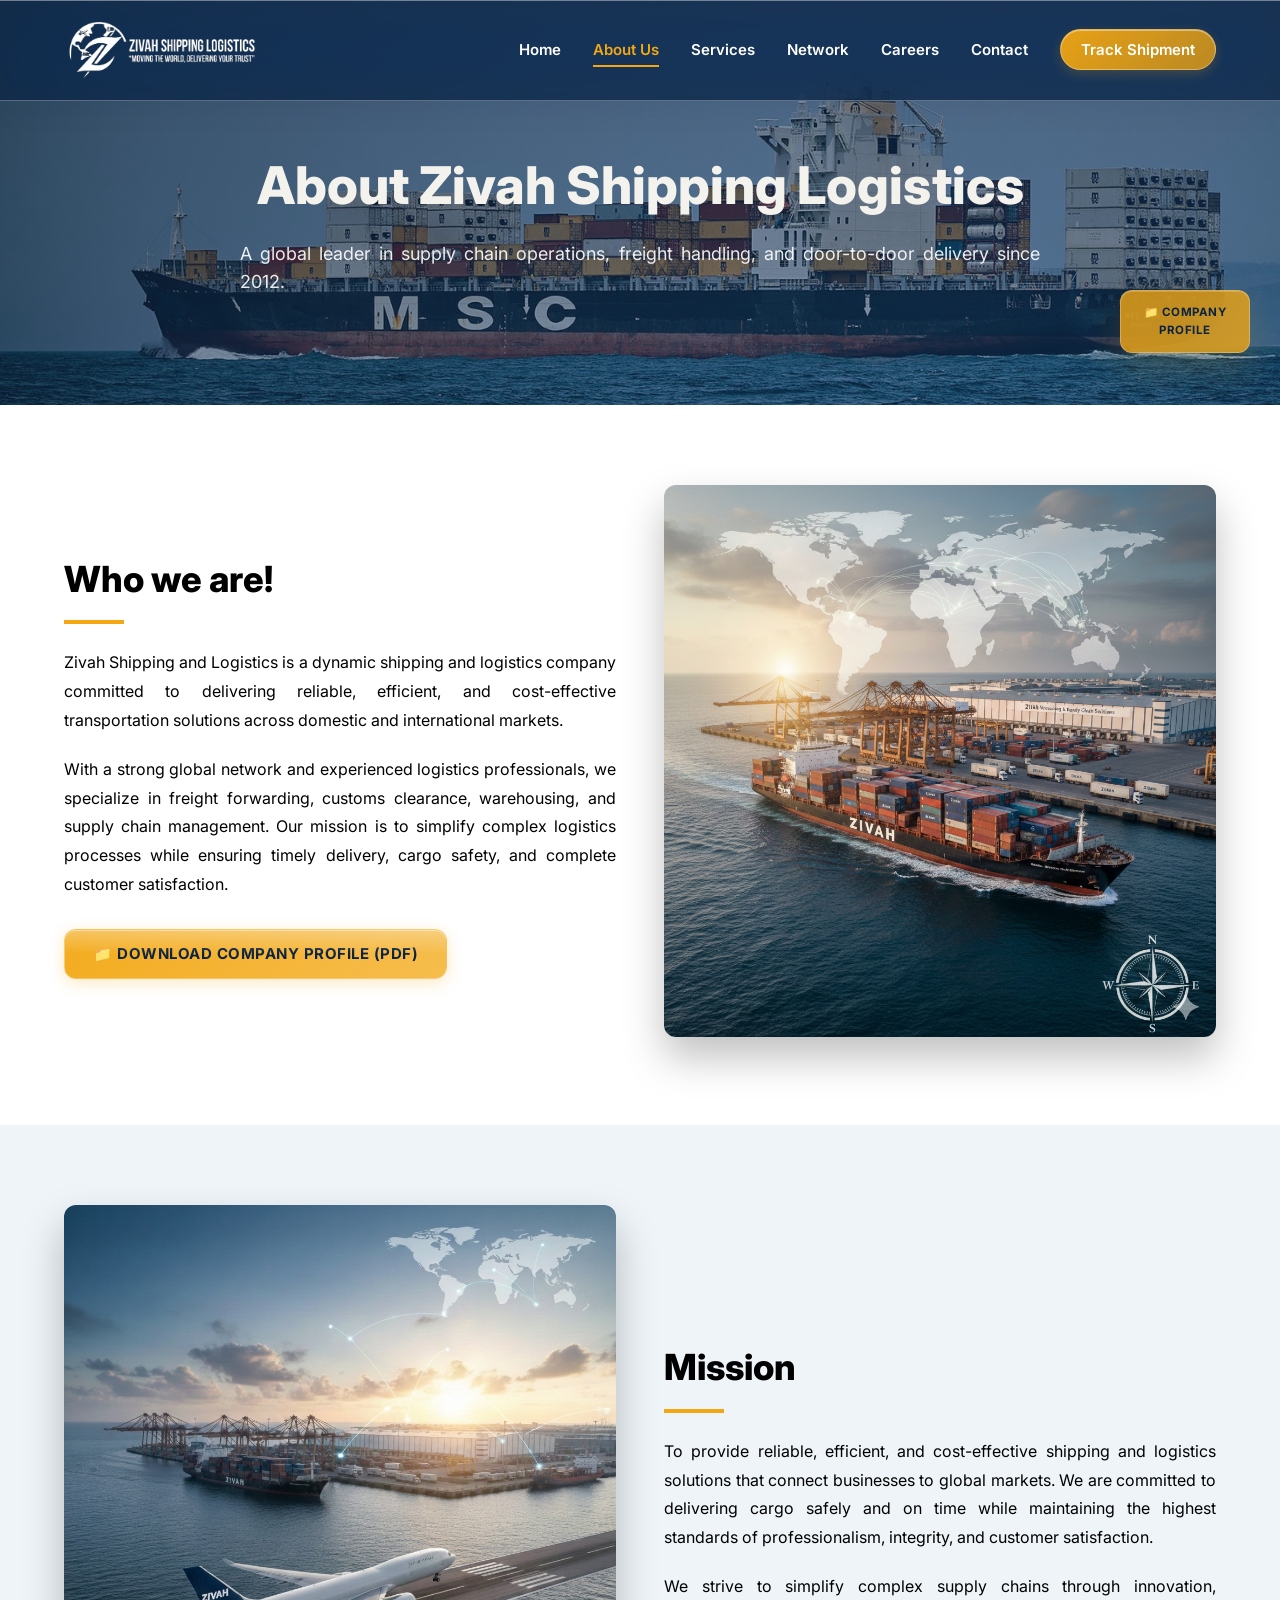
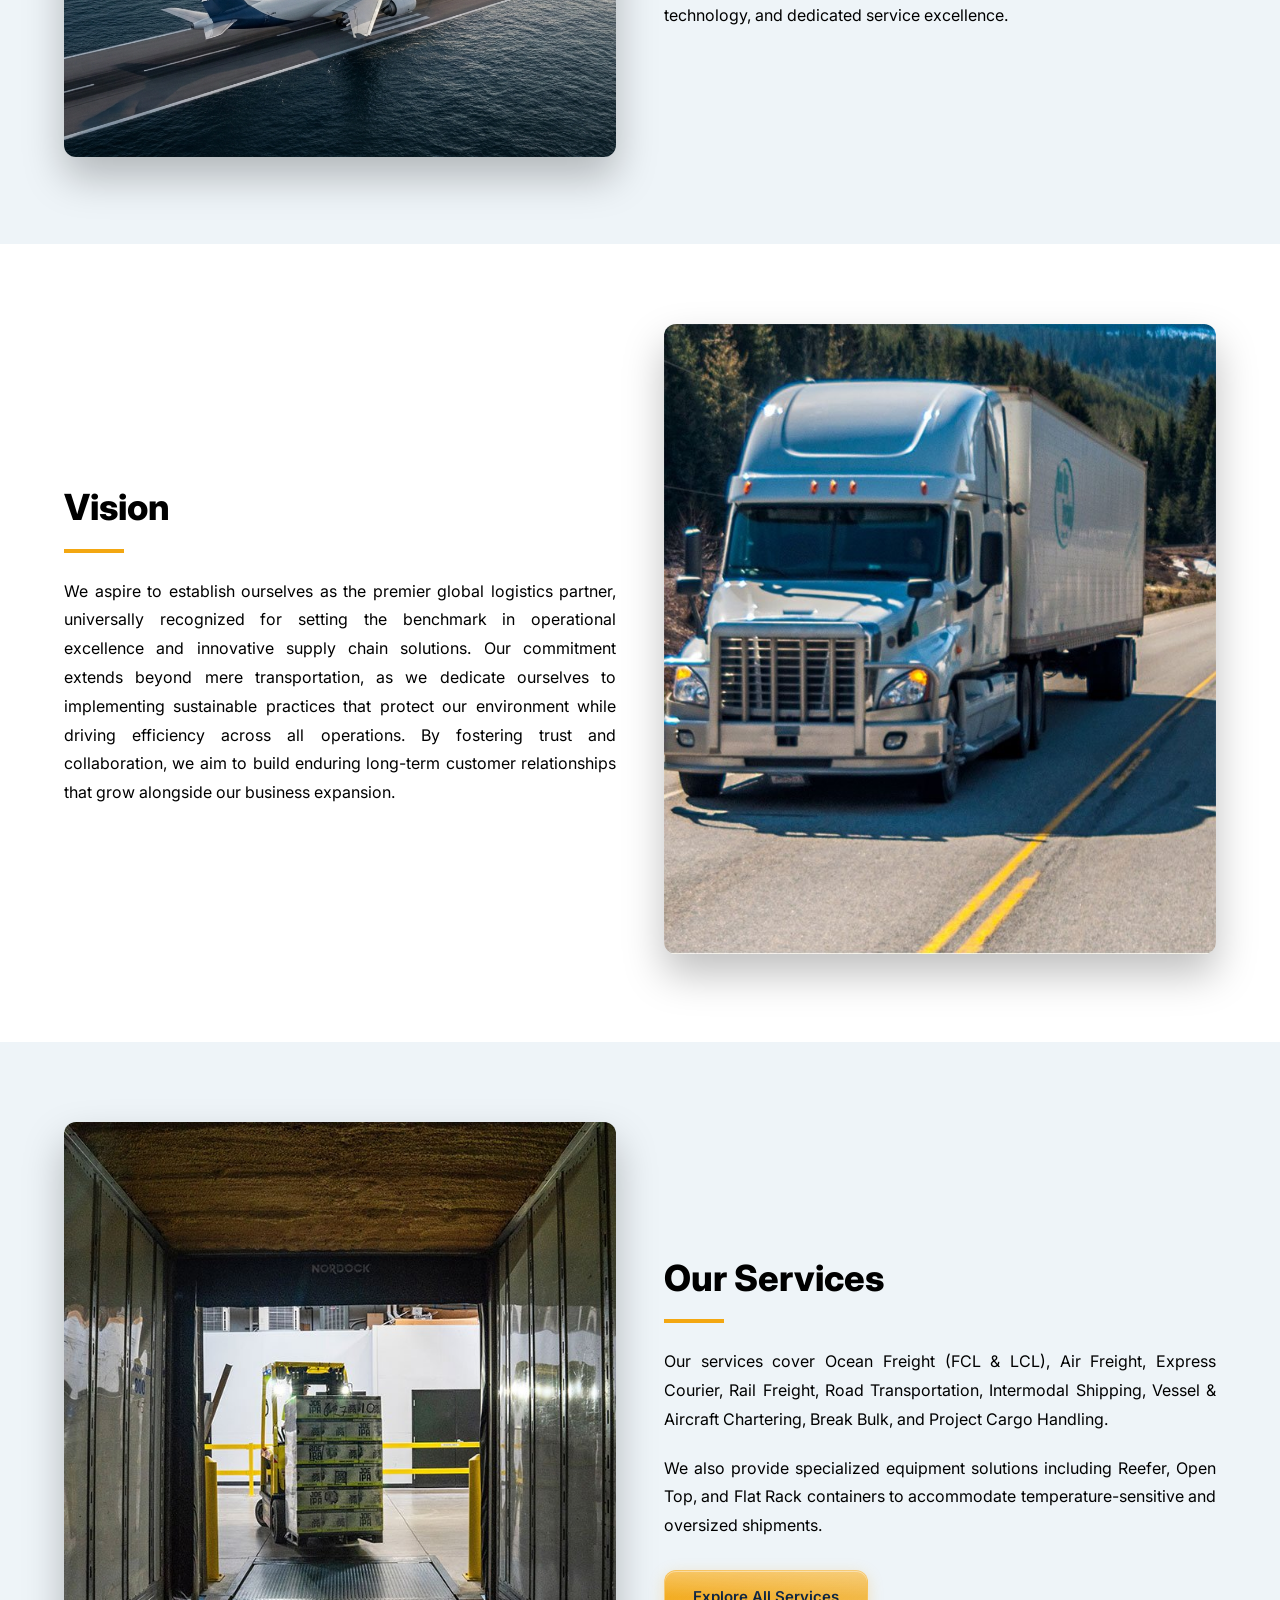
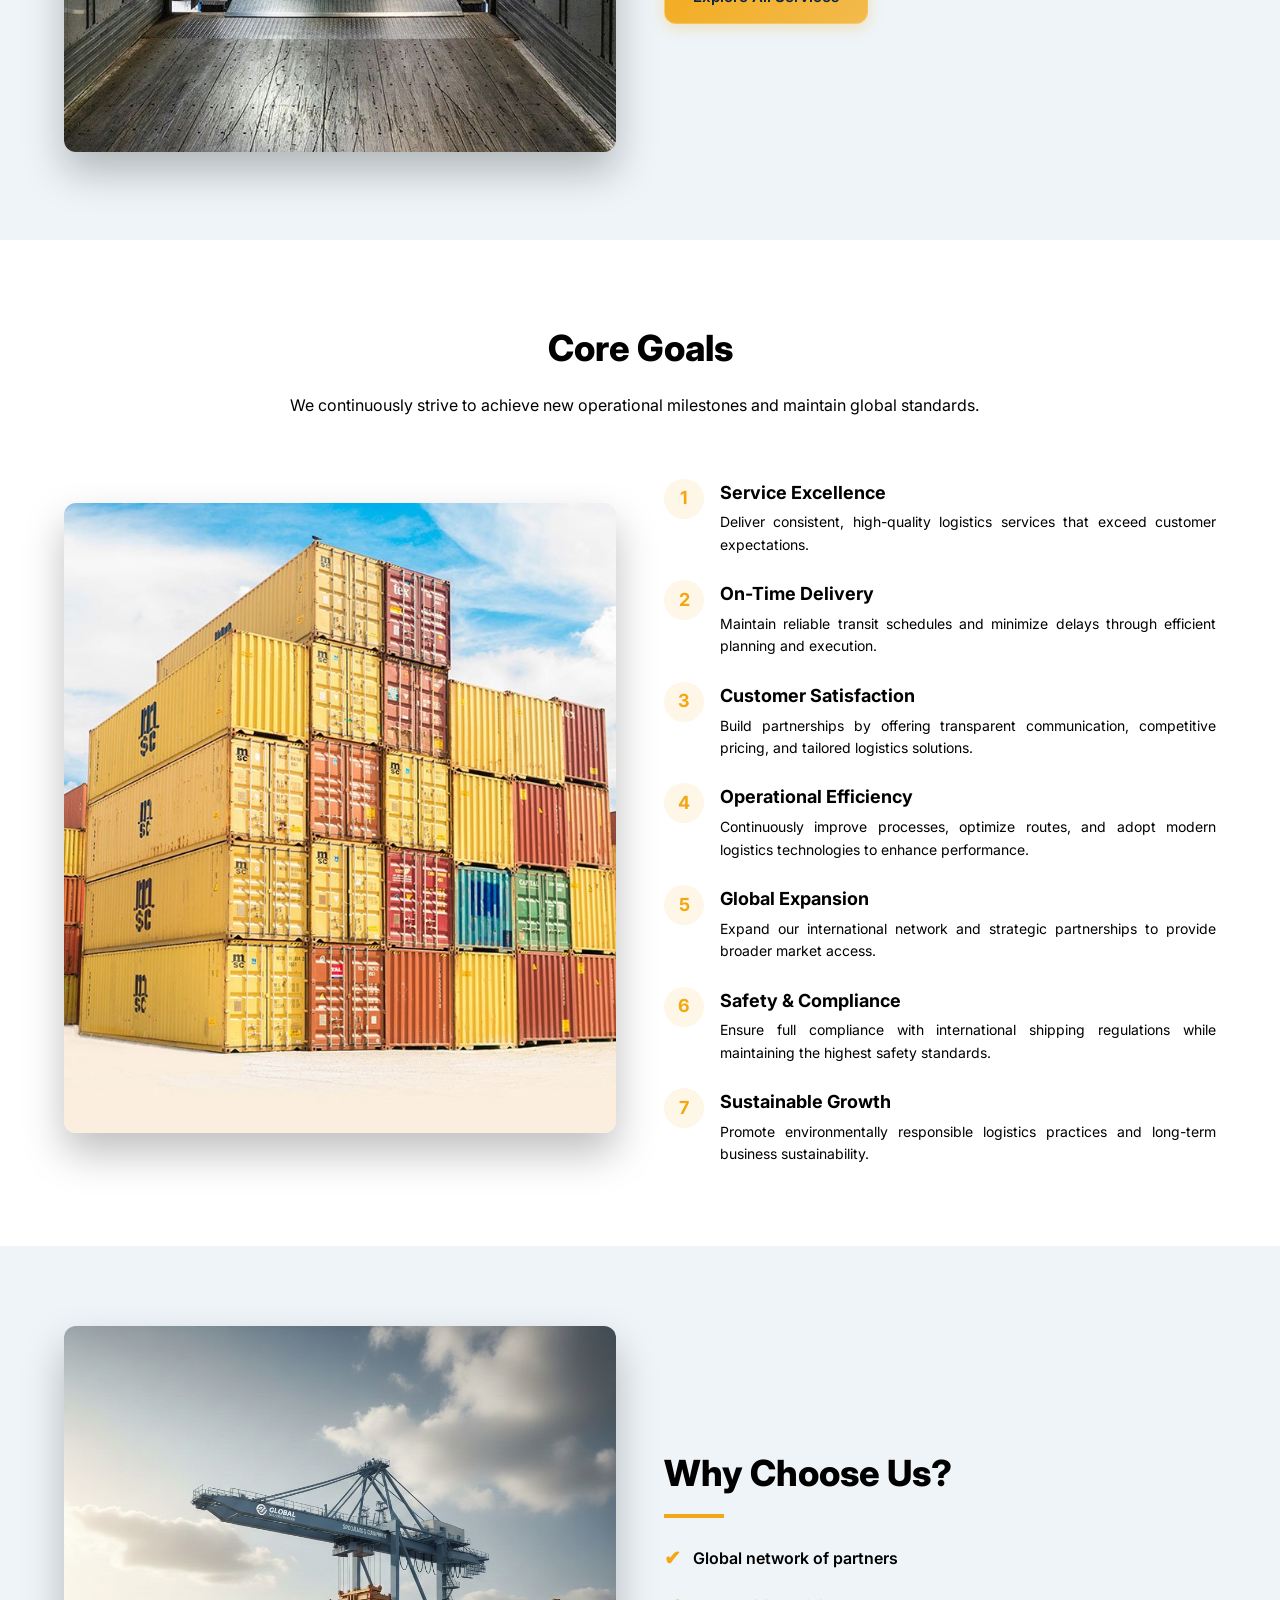
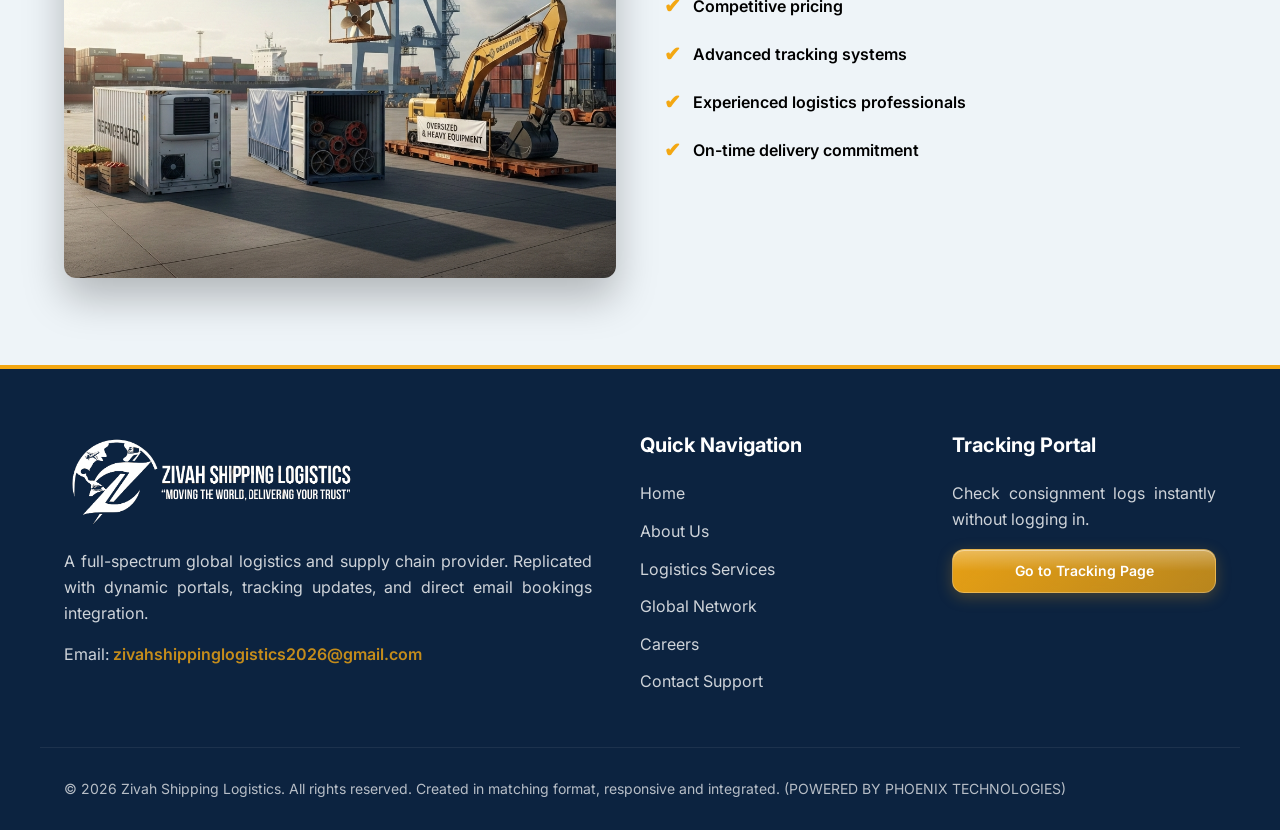
<file: about.html>
<!DOCTYPE html>
<html lang="en">
<head>
  <meta charset="UTF-8">
  <meta name="viewport" content="width=device-width, initial-scale=1.0">
  <title>About Us - Zivah Shipping Logistics</title>
  <link rel="stylesheet" href="assets/css/styles.css">
  <style>
    .hover-scale {
      transition: transform 0.3s cubic-bezier(0.4, 0, 0.2, 1), box-shadow 0.3s ease;
    }
    .hover-scale:hover {
      transform: translateY(-8px) scale(1.02);
      box-shadow: 0 30px 60px rgba(11, 37, 69, 0.15) !important;
    }
  </style>
</head>
<body>

  <!-- Header & Navigation -->
  <header>
    <div class="container navbar">
      <a href="index.html" class="logo" style="display: flex; align-items: center; gap: 10px;">
        <img src="assets/images/logo.png" alt="Zivah Shipping Logistics" class="logo-img">
      </a>
      <ul class="nav-links" id="navLinks">
        <li><a href="index.html">Home</a></li>
        <li><a href="about.html" class="active">About Us</a></li>
        <li class="dropdown">
          <a href="services.html" class="dropdown-toggle">Services</a>
          <ul class="dropdown-menu">
            <li><a href="services.html#ocean-freight">Ocean Freight</a></li>
            <li><a href="services.html#air-freight">Air Freight</a></li>
            <li><a href="services.html#road-freight">Road Freight</a></li>
            <li><a href="services.html#intermodal-multimodal">Intermodal / Multimodal</a></li>
            <li><a href="services.html#vessel-chartering">Vessel Chartering</a></li>
            <li><a href="services.html#project-cargo">Project Cargo Handling</a></li>
            <li><a href="services.html#break-bulk">Break Bulk Services</a></li>
            <li><a href="services.html#rail-freight">Rail Freight</a></li>
            <li><a href="services.html#express-courier">Express / Courier Services</a></li>
            <li><a href="services.html#special-equipment">Special Equipment</a></li>
            <li><a href="services.html#door-to-door">Door-to-Door Delivery</a></li>
            <li><a href="services.html#customs-clearance">Customs Clearance</a></li>
          </ul>
        </li>
        <li><a href="network.html">Network</a></li>
        <li><a href="careers.html">Careers</a></li>
        <li><a href="contact.html">Contact</a></li>
        <li><a href="tracking.html" class="nav-btn">Track Shipment</a></li>      </ul>
      <button class="hamburger" id="hamburgerBtn" aria-label="Toggle Navigation">
        <span></span>
        <span></span>
        <span></span>
      </button>
    </div>
  </header>

  <!-- Sub-Hero Section -->
    <section class="hero" style="min-height: 45vh; padding: 140px 0 60px 0; position: relative; overflow: hidden;">
    <!-- Background Slides for Dissolve Effect -->
    <div class="hero-slide active" style="background-image: url('assets/images/hero_bg_1.jpg');"></div>
    <div class="hero-slide" style="background-image: url('assets/images/hero_bg_2.jpg');"></div>
    <div class="hero-slide" style="background-image: url('assets/images/img_2.jpg');"></div>
    <div class="hero-slide" style="background-image: url('assets/images/FSC-4064-ship-freight.jpg');"></div>
    <div class="hero-overlay"></div>
    <div class="container">
      <div class="hero-text" style="max-width: 800px; margin: 0 auto; text-align: center;">
        <h1 style="color: #f3f2ed !important;">About <span style="color: #f3f2ed !important;">Zivah Shipping</span> Logistics</h1>
        <p>A global leader in supply chain operations, freight handling, and door-to-door delivery since 2012.</p>
      </div>
    </div>

    <a href="assets/images/zivah profile final.pdf" target="_blank" class="hero-profile-btn" data-aos="fade-left" data-aos-delay="500">
      📁 Company Profile
    </a>
  </section>

  <!-- Who We Are Section with Image -->
  <section class="section-bg-white" style="padding: 80px 0;">
    <div class="container">
      <div class="hero-grid" style="grid-template-columns: repeat(auto-fit, minmax(320px, 1fr)); gap: 48px; align-items: center;">
        <div>
          <h2 style="font-size: 36px; font-weight: 800; color: var(--primary-color); margin-bottom: 24px; position: relative;">Who we are! <span style="display: block; width: 60px; height: 4px; background: var(--accent-color); margin-top: 12px;"></span></h2>
          <p style="color: var(--text-muted); line-height: 1.8; font-size: 16px; margin-bottom: 20px;">
            Zivah Shipping and Logistics is a dynamic shipping and logistics company committed to delivering reliable, efficient, and cost-effective transportation solutions across domestic and international markets.
          </p>
          <p style="color: var(--text-muted); line-height: 1.8; font-size: 16px;">
            With a strong global network and experienced logistics professionals, we specialize in freight forwarding, customs clearance, warehousing, and supply chain management. Our mission is to simplify complex logistics processes while ensuring timely delivery, cargo safety, and complete customer satisfaction.
          </p>
          <div style="margin-top: 30px;">
            <a href="assets/images/zivah profile final.pdf" target="_blank" class="btn btn-primary" style="padding: 12px 28px; font-size: 15px; font-weight: 700; text-transform: uppercase; letter-spacing: 0.5px; display: inline-flex; align-items: center; gap: 8px;">
              📁 Download Company Profile (PDF)
            </a>
          </div>
        </div>
        <div>
          <img src="assets/images/about.png" alt="Who We Are" style="width: 100%; height: auto; border-radius: var(--border-radius); box-shadow: var(--shadow-lg);" class="hover-scale">
        </div>
      </div>
    </div>
  </section>

  <!-- Mission Section with Image -->
  <section style="padding: 80px 0; background-color: var(--bg-light);">
    <div class="container">
      <div class="hero-grid" style="grid-template-columns: repeat(auto-fit, minmax(320px, 1fr)); gap: 48px; align-items: center;">
        <div style="order: 2;">
          <h2 style="font-size: 36px; font-weight: 800; color: var(--primary-color); margin-bottom: 24px; position: relative;">Mission <span style="display: block; width: 60px; height: 4px; background: var(--accent-color); margin-top: 12px;"></span></h2>
          <p style="color: var(--text-muted); line-height: 1.8; font-size: 16px; margin-bottom: 20px;">
            To provide reliable, efficient, and cost-effective shipping and logistics solutions that connect businesses to global markets. We are committed to delivering cargo safely and on time while maintaining the highest standards of professionalism, integrity, and customer satisfaction.
          </p>
          <p style="color: var(--text-muted); line-height: 1.8; font-size: 16px;">
            We strive to simplify complex supply chains through innovation, technology, and dedicated service excellence.
          </p>
        </div>
        <div style="order: 1;">
          <img src="assets/images/about_2.png" alt="Our Mission" style="width: 100%; height: auto; border-radius: var(--border-radius); box-shadow: var(--shadow-lg);" class="hover-scale">
        </div>
      </div>
    </div>
  </section>

  <!-- Vision Section with Image -->
  <section class="section-bg-white" style="padding: 80px 0;">
    <div class="container">
      <div class="hero-grid" style="grid-template-columns: repeat(auto-fit, minmax(320px, 1fr)); gap: 48px; align-items: center;">
        <div>
          <h2 style="font-size: 36px; font-weight: 800; color: var(--primary-color); margin-bottom: 24px; position: relative;">Vision <span style="display: block; width: 60px; height: 4px; background: var(--accent-color); margin-top: 12px;"></span></h2>
          <p style="color: var(--text-muted); line-height: 1.8; font-size: 16px;">
            We aspire to establish ourselves as the premier global logistics partner, universally recognized for setting the benchmark in operational excellence and innovative supply chain solutions. Our commitment extends beyond mere transportation, as we dedicate ourselves to implementing sustainable practices that protect our environment while driving efficiency across all operations. By fostering trust and collaboration, we aim to build enduring long-term customer relationships that grow alongside our business expansion.
          </p>
        </div>
        <div>
          <img src="assets/images/img_3.jpg" alt="Our Vision" style="width: 100%; height: auto; border-radius: var(--border-radius); box-shadow: var(--shadow-lg);" class="hover-scale">
        </div>
      </div>
    </div>
  </section>

  <!-- Our Services Section with Image -->
  <section style="padding: 80px 0; background-color: var(--bg-light);">
    <div class="container">
      <div class="hero-grid" style="grid-template-columns: repeat(auto-fit, minmax(320px, 1fr)); gap: 48px; align-items: center;">
        <div style="order: 2;">
          <h2 style="font-size: 36px; font-weight: 800; color: var(--primary-color); margin-bottom: 24px; position: relative;">Our Services <span style="display: block; width: 60px; height: 4px; background: var(--accent-color); margin-top: 12px;"></span></h2>
          <p style="color: var(--text-muted); line-height: 1.8; font-size: 16px; margin-bottom: 20px;">
            Our services cover Ocean Freight (FCL & LCL), Air Freight, Express Courier, Rail Freight, Road Transportation, Intermodal Shipping, Vessel & Aircraft Chartering, Break Bulk, and Project Cargo Handling.
          </p>
          <p style="color: var(--text-muted); line-height: 1.8; font-size: 16px; margin-bottom: 20px;">
            We also provide specialized equipment solutions including Reefer, Open Top, and Flat Rack containers to accommodate temperature-sensitive and oversized shipments.
          </p>
          <a href="services.html" class="btn btn-primary" style="display: inline-block; font-size: 15px; margin-top: 10px;">Explore All Services</a>
        </div>
        <div style="order: 1;">
          <img src="assets/images/img_1.jpg" alt="Our Services" style="width: 100%; height: auto; border-radius: var(--border-radius); box-shadow: var(--shadow-lg);" class="hover-scale">
        </div>
      </div>
    </div>
  </section>

  <!-- Core Goals Section with Image -->
  <section class="section-bg-white" style="padding: 80px 0;">
    <div class="container">
      <div class="section-header" style="text-align: center; margin-bottom: 60px;">
        <h2 style="font-size: 36px; font-weight: 800; color: var(--primary-color);">Core Goals</h2>
        <p style="color: var(--text-muted); font-size: 16px; margin-top: 10px;">We continuously strive to achieve new operational milestones and maintain global standards.</p>
      </div>
      <div class="hero-grid" style="grid-template-columns: repeat(auto-fit, minmax(320px, 1fr)); gap: 48px; align-items: center;">
        <div>
          <img src="assets/images/img_5.jpg" alt="Core Goals" style="width: 100%; height: auto; border-radius: var(--border-radius); box-shadow: var(--shadow-lg);" class="hover-scale">
        </div>
        <div>
          <div style="display: grid; gap: 24px;">
            
            <div style="display: flex; gap: 16px; align-items: flex-start;">
              <div style="background: rgba(243, 167, 18, 0.1); color: var(--accent-color); font-weight: 700; font-size: 18px; width: 40px; height: 40px; border-radius: 50%; display: flex; align-items: center; justify-content: center; flex-shrink: 0;">1</div>
              <div>
                <h4 style="font-size: 18px; font-weight: 700; color: var(--primary-color); margin-bottom: 4px;">Service Excellence</h4>
                <p style="color: var(--text-muted); font-size: 14px; line-height: 1.6;">Deliver consistent, high-quality logistics services that exceed customer expectations.</p>
              </div>
            </div>

            <div style="display: flex; gap: 16px; align-items: flex-start;">
              <div style="background: rgba(243, 167, 18, 0.1); color: var(--accent-color); font-weight: 700; font-size: 18px; width: 40px; height: 40px; border-radius: 50%; display: flex; align-items: center; justify-content: center; flex-shrink: 0;">2</div>
              <div>
                <h4 style="font-size: 18px; font-weight: 700; color: var(--primary-color); margin-bottom: 4px;">On-Time Delivery</h4>
                <p style="color: var(--text-muted); font-size: 14px; line-height: 1.6;">Maintain reliable transit schedules and minimize delays through efficient planning and execution.</p>
              </div>
            </div>

            <div style="display: flex; gap: 16px; align-items: flex-start;">
              <div style="background: rgba(243, 167, 18, 0.1); color: var(--accent-color); font-weight: 700; font-size: 18px; width: 40px; height: 40px; border-radius: 50%; display: flex; align-items: center; justify-content: center; flex-shrink: 0;">3</div>
              <div>
                <h4 style="font-size: 18px; font-weight: 700; color: var(--primary-color); margin-bottom: 4px;">Customer Satisfaction</h4>
                <p style="color: var(--text-muted); font-size: 14px; line-height: 1.6;">Build partnerships by offering transparent communication, competitive pricing, and tailored logistics solutions.</p>
              </div>
            </div>

            <div style="display: flex; gap: 16px; align-items: flex-start;">
              <div style="background: rgba(243, 167, 18, 0.1); color: var(--accent-color); font-weight: 700; font-size: 18px; width: 40px; height: 40px; border-radius: 50%; display: flex; align-items: center; justify-content: center; flex-shrink: 0;">4</div>
              <div>
                <h4 style="font-size: 18px; font-weight: 700; color: var(--primary-color); margin-bottom: 4px;">Operational Efficiency</h4>
                <p style="color: var(--text-muted); font-size: 14px; line-height: 1.6;">Continuously improve processes, optimize routes, and adopt modern logistics technologies to enhance performance.</p>
              </div>
            </div>

            <div style="display: flex; gap: 16px; align-items: flex-start;">
              <div style="background: rgba(243, 167, 18, 0.1); color: var(--accent-color); font-weight: 700; font-size: 18px; width: 40px; height: 40px; border-radius: 50%; display: flex; align-items: center; justify-content: center; flex-shrink: 0;">5</div>
              <div>
                <h4 style="font-size: 18px; font-weight: 700; color: var(--primary-color); margin-bottom: 4px;">Global Expansion</h4>
                <p style="color: var(--text-muted); font-size: 14px; line-height: 1.6;">Expand our international network and strategic partnerships to provide broader market access.</p>
              </div>
            </div>

            <div style="display: flex; gap: 16px; align-items: flex-start;">
              <div style="background: rgba(243, 167, 18, 0.1); color: var(--accent-color); font-weight: 700; font-size: 18px; width: 40px; height: 40px; border-radius: 50%; display: flex; align-items: center; justify-content: center; flex-shrink: 0;">6</div>
              <div>
                <h4 style="font-size: 18px; font-weight: 700; color: var(--primary-color); margin-bottom: 4px;">Safety & Compliance</h4>
                <p style="color: var(--text-muted); font-size: 14px; line-height: 1.6;">Ensure full compliance with international shipping regulations while maintaining the highest safety standards.</p>
              </div>
            </div>

            <div style="display: flex; gap: 16px; align-items: flex-start;">
              <div style="background: rgba(243, 167, 18, 0.1); color: var(--accent-color); font-weight: 700; font-size: 18px; width: 40px; height: 40px; border-radius: 50%; display: flex; align-items: center; justify-content: center; flex-shrink: 0;">7</div>
              <div>
                <h4 style="font-size: 18px; font-weight: 700; color: var(--primary-color); margin-bottom: 4px;">Sustainable Growth</h4>
                <p style="color: var(--text-muted); font-size: 14px; line-height: 1.6;">Promote environmentally responsible logistics practices and long-term business sustainability.</p>
              </div>
            </div>

          </div>
        </div>
      </div>
    </div>
  </section>

  <!-- Why Choose Us Section with Image -->
  <section style="padding: 80px 0; background-color: var(--bg-light);">
    <div class="container">
      <div class="hero-grid" style="grid-template-columns: repeat(auto-fit, minmax(320px, 1fr)); gap: 48px; align-items: center;">
        <div style="order: 2;">
          <h2 style="font-size: 36px; font-weight: 800; color: var(--primary-color); margin-bottom: 24px; position: relative;">Why Choose Us?<span style="display: block; width: 60px; height: 4px; background: var(--accent-color); margin-top: 12px;"></span></h2>
          <ul style="list-style: none; padding-left: 0; display: grid; gap: 16px;">
            <li style="display: flex; align-items: center; gap: 12px; font-size: 16px; color: var(--text-dark); font-weight: 600;"><span style="color: var(--accent-color); font-size: 20px;">✔</span> Global network of partners</li>
            <li style="display: flex; align-items: center; gap: 12px; font-size: 16px; color: var(--text-dark); font-weight: 600;"><span style="color: var(--accent-color); font-size: 20px;">✔</span> Competitive pricing</li>
            <li style="display: flex; align-items: center; gap: 12px; font-size: 16px; color: var(--text-dark); font-weight: 600;"><span style="color: var(--accent-color); font-size: 20px;">✔</span> Advanced tracking systems</li>
            <li style="display: flex; align-items: center; gap: 12px; font-size: 16px; color: var(--text-dark); font-weight: 600;"><span style="color: var(--accent-color); font-size: 20px;">✔</span> Experienced logistics professionals</li>
            <li style="display: flex; align-items: center; gap: 12px; font-size: 16px; color: var(--text-dark); font-weight: 600;"><span style="color: var(--accent-color); font-size: 20px;">✔</span> On-time delivery commitment</li>
          </ul>
        </div>
        <div style="order: 1;">
          <img src="assets/images/SES.png" alt="Why Choose Us" style="width: 100%; height: auto; border-radius: var(--border-radius); box-shadow: var(--shadow-lg);" class="hover-scale">
        </div>
      </div>
    </div>
  </section>

    <!-- Footer -->
  <footer>
    <div class="container footer-grid">
      <div class="footer-col">
        <img src="assets/images/logo.png" alt="Zivah Shipping Logistics" style="height: 105px; width: auto; margin-bottom: 15px; display: block;">
        <p>A full-spectrum global logistics and supply chain provider. Replicated with dynamic portals, tracking updates, and direct email bookings integration.</p>
        <p>Email: <a href="mailto:zivahshippinglogistics2026@gmail.com" style="color: var(--accent-color); font-weight: 600;">zivahshippinglogistics2026@gmail.com</a></p>
      </div>
      <div class="footer-col">
        <h3>Quick Navigation</h3>
        <ul>
          <li><a href="index.html">Home</a></li>
          <li><a href="about.html">About Us</a></li>
          <li><a href="services.html">Logistics Services</a></li>
          <li><a href="network.html">Global Network</a></li>
          <li><a href="careers.html">Careers</a></li>
          <li><a href="contact.html">Contact Support</a></li>
        </ul>
      </div>
      <div class="footer-col">
        <h3>Tracking Portal</h3>
        <p>Check consignment logs instantly without logging in.</p>
        <a href="tracking.html" class="btn btn-primary" style="display: block; width: 100%; font-size: 14px; padding: 10px 0;">Go to Tracking Page</a>
      </div>
    </div>
    <div class="container footer-bottom">
      <p>&copy; 2026 Zivah Shipping Logistics. All rights reserved. Created in matching format, responsive and integrated. (POWERED BY PHOENIX TECHNOLOGIES)</p>
    </div>
  </footer>


  <script>
    // Navigation toggle logic for custom mobile menu
    const hamburgerBtn = document.getElementById('hamburgerBtn');
    const navLinks = document.getElementById('navLinks');
    
    hamburgerBtn.addEventListener('click', () => {
      navLinks.classList.toggle('active');
      hamburgerBtn.classList.toggle('active');
    });

    document.querySelectorAll('.nav-links a:not(.dropdown-toggle)').forEach(link => {
      link.addEventListener('click', () => {
        navLinks.classList.remove('active');
        hamburgerBtn.classList.remove('active');
      });
    });

    document.querySelectorAll('.dropdown-toggle').forEach(toggle => {
      toggle.addEventListener('click', (e) => {
        if (window.innerWidth <= 768) {
          e.preventDefault();
          const parent = toggle.parentElement;
          parent.classList.toggle('active');
        }
      });
    });
  </script>

  <script>
    // Hero slideshow dissolve transition
    document.addEventListener("DOMContentLoaded", function() {
      const slides = document.querySelectorAll('.hero-slide');
      if (slides.length > 0) {
        let current = 0;
        setInterval(function() {
          slides[current].classList.remove('active');
          current = (current + 1) % slides.length;
          slides[current].classList.add('active');
        }, 3000);
      }
    });
  </script>
</body>
</html>
</file>
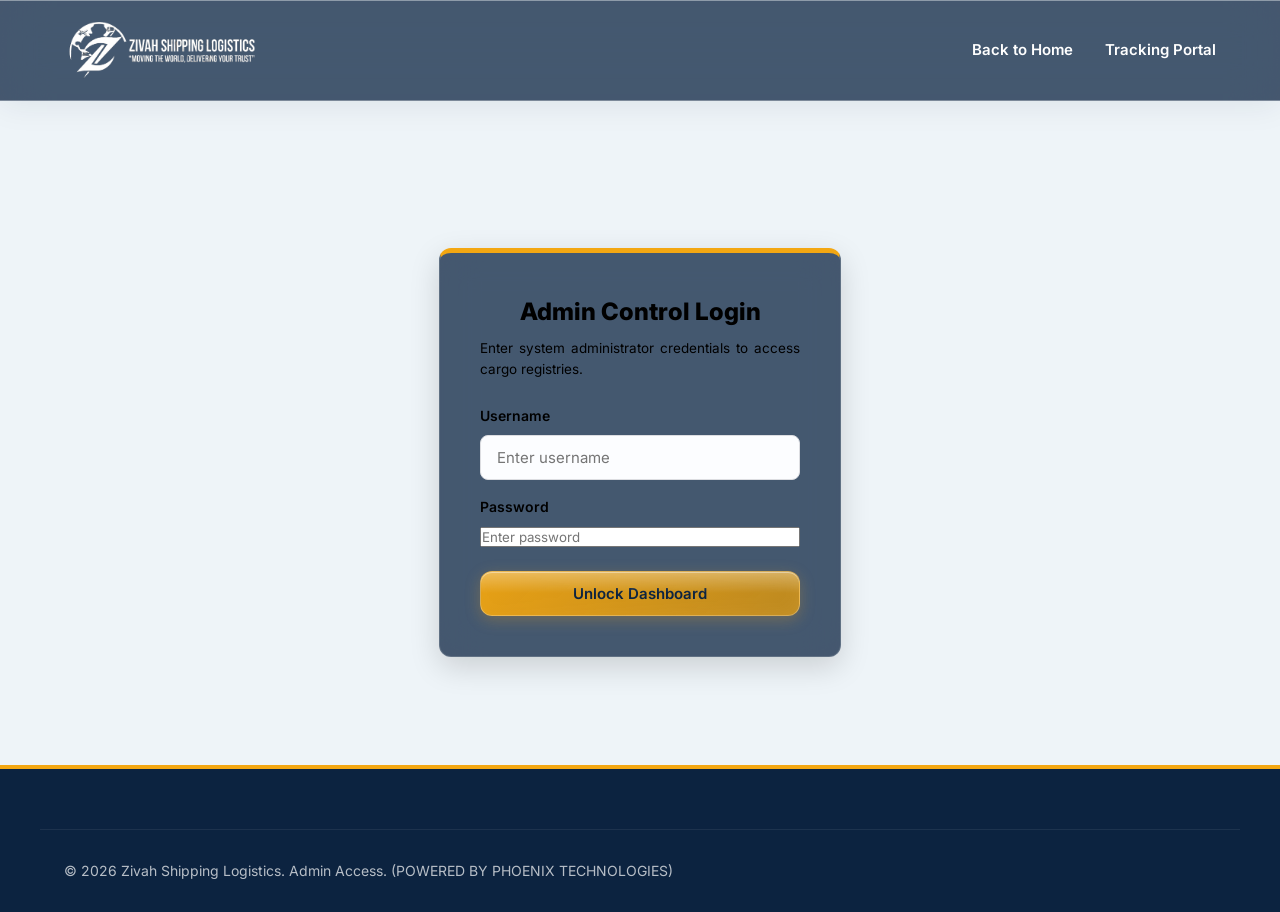
<file: admin.html>
<!DOCTYPE html>
<html lang="en">
<head>
  <meta charset="UTF-8">
  <meta name="viewport" content="width=device-width, initial-scale=1.0">
  <title>Admin Login - Zivah Shipping Logistics</title>
  <link rel="stylesheet" href="assets/css/styles.css">
</head>
<body class="admin-page">

  <!-- Header -->
  <header>
    <div class="container navbar">
      <a href="index.html" class="logo" style="display: flex; align-items: center; gap: 10px;">
        <img src="assets/images/logo.png" alt="Zivah Shipping Logistics" class="logo-img">
      </a>
      <ul class="nav-links">
        <li><a href="index.html">Back to Home</a></li>
        <li><a href="tracking.html">Tracking Portal</a></li>
      </ul>
    </div>
  </header>

  <!-- Login Area -->
  <main style="padding-top: 140px; min-height: 85vh; display: flex; align-items: center; justify-content: center;">
    <div class="container" style="max-width: 450px; width: 100%;">
      <div class="form-card" style="padding: 40px; border-top: 5px solid var(--accent-color);">
        <div style="text-align: center; margin-bottom: 24px;">
          <h2 style="color: var(--primary-color); font-size: 24px; font-weight: 800;">Admin Control Login</h2>
          <p style="color: var(--text-muted); font-size: 13.5px; margin-top: 6px;">Enter system administrator credentials to access cargo registries.</p>
        </div>

        <form id="loginForm">
          <div class="form-group" style="margin-bottom: 16px;">
            <label for="adminUsername">Username</label>
            <input type="text" id="adminUsername" required placeholder="Enter username">
          </div>
          <div class="form-group" style="margin-bottom: 24px;">
            <label for="adminPassword">Password</label>
            <input type="password" id="adminPassword" required placeholder="Enter password">
          </div>
          <button type="submit" class="btn btn-primary" style="width: 100%; padding: 12px 0; font-size: 15px;">Unlock Dashboard</button>
        </form>

        <div id="loginError" style="display: none; margin-top: 16px; text-align: center; color: var(--danger-color); font-size: 14px; font-weight: 600; padding: 10px; background-color: rgba(230, 57, 70, 0.05); border-radius: 6px; border: 1px solid var(--danger-color);">
          Invalid username or password.
        </div>

      </div>
    </div>
  </main>

  <!-- Footer -->
  <footer>
    <div class="container footer-bottom">
      <p>&copy; 2026 Zivah Shipping Logistics. Admin Access. (POWERED BY PHOENIX TECHNOLOGIES)</p>
    </div>
  </footer>

  <script>
    const loginForm = document.getElementById('loginForm');
    const loginError = document.getElementById('loginError');

    loginForm.addEventListener('submit', (e) => {
      e.preventDefault();
      
      const user = document.getElementById('adminUsername').value.trim();
      const pass = document.getElementById('adminPassword').value;

      // Validate credentials (admin / adminzsl)
      if (user === 'admin' && pass === 'adminzsl') {
        sessionStorage.setItem('zsl_admin_logged_in', 'true');
        loginError.style.display = 'none';
        window.location.href = 'dashboard.html';
      } else {
        loginError.style.display = 'block';
      }
    });
  </script>
</body>
</html>
</file>
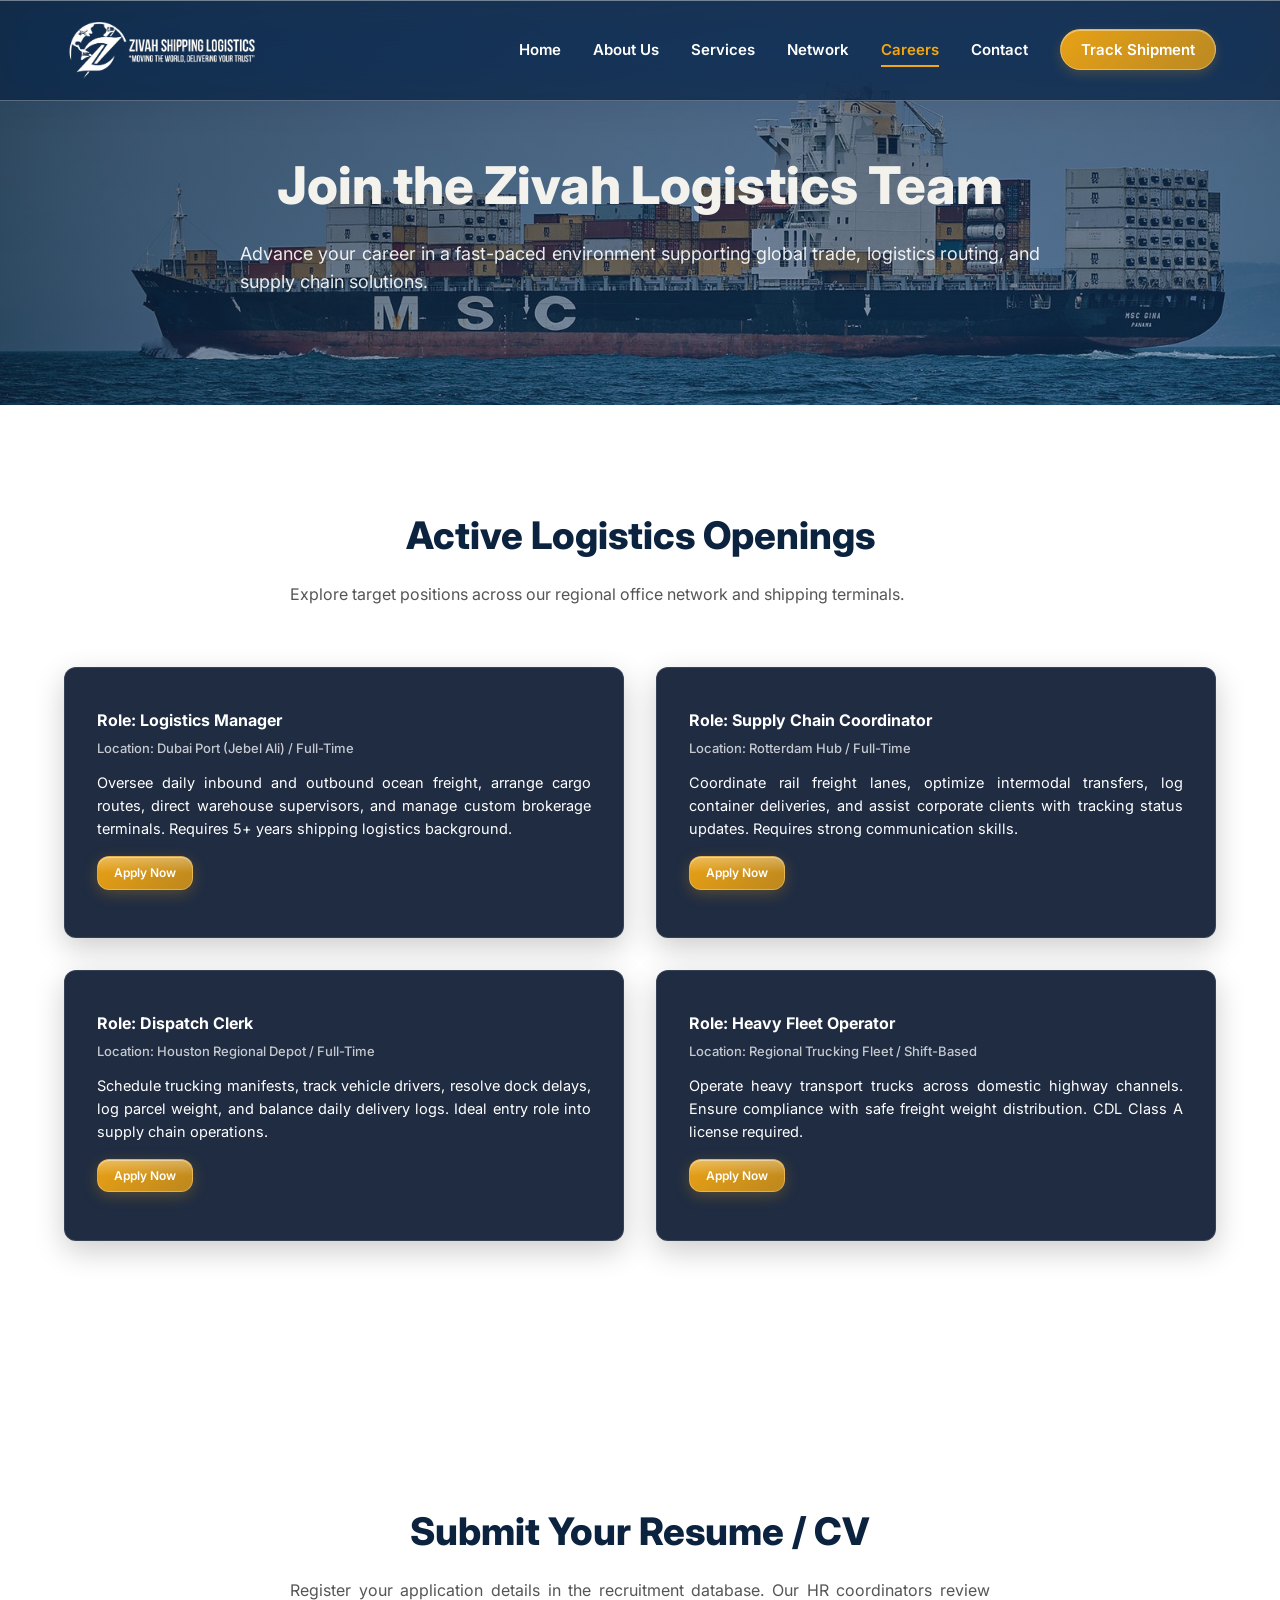
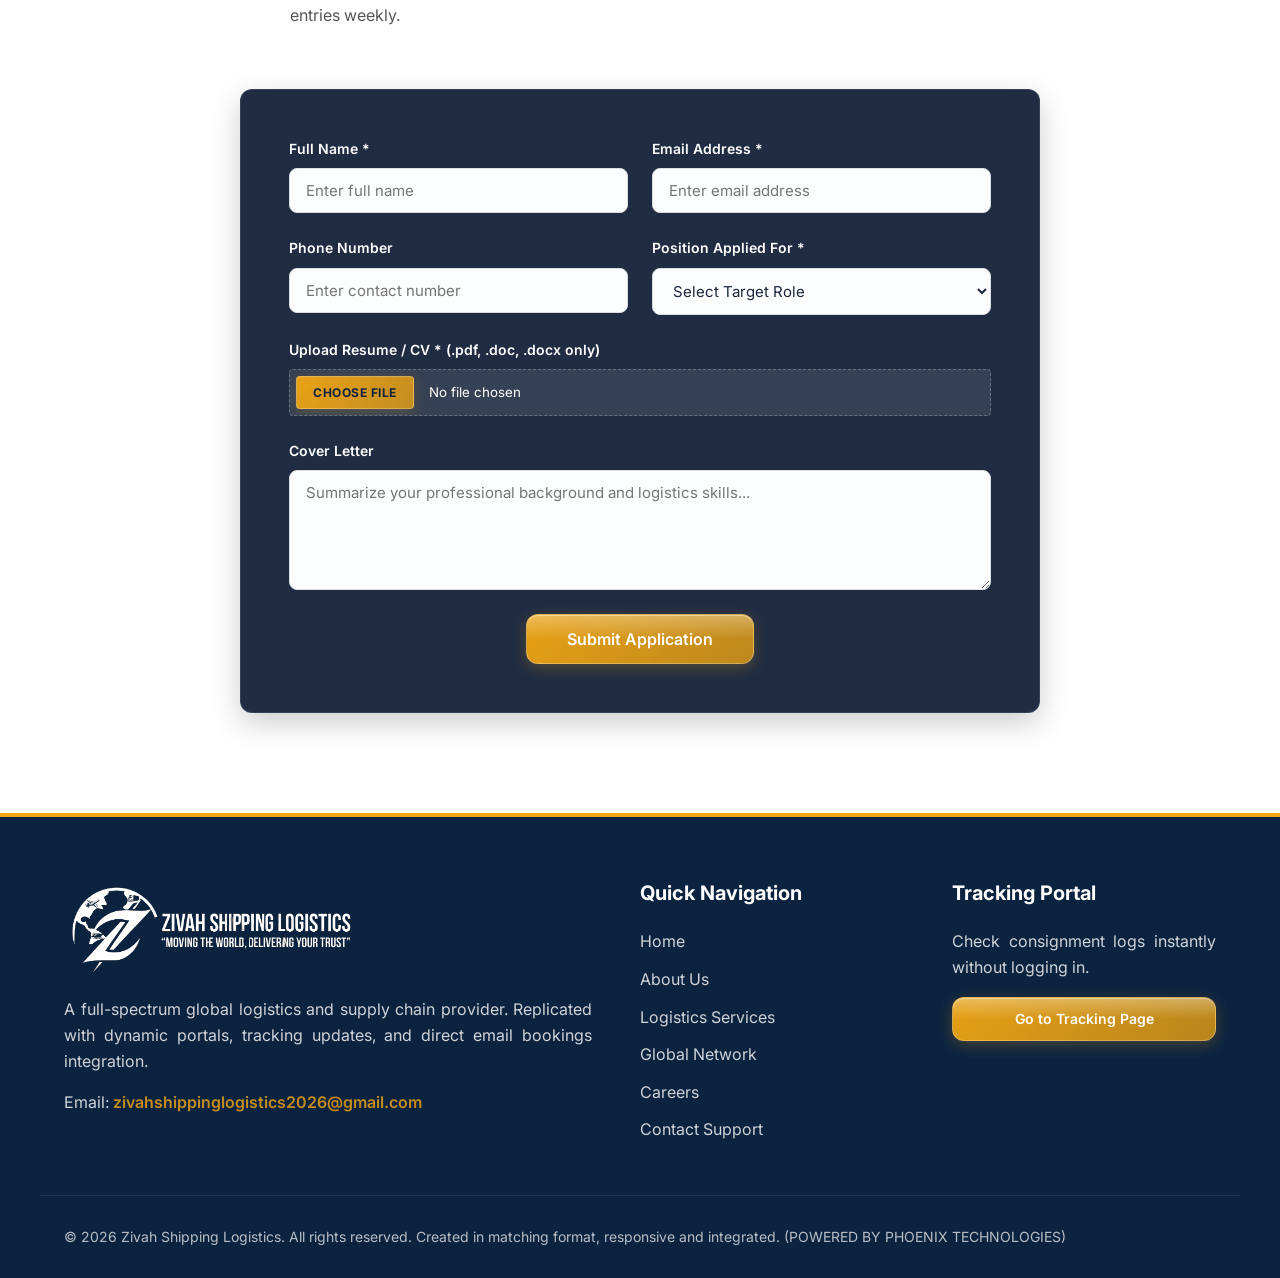
<file: careers.html>
<!DOCTYPE html>
<html lang="en">
<head>
  <meta charset="UTF-8">
  <meta name="viewport" content="width=device-width, initial-scale=1.0">
  <title>Careers - Zivah Shipping Logistics</title>
  <link rel="stylesheet" href="assets/css/styles.css">
</head>
<body class="careers-page">

  <!-- Header & Navigation -->
  <header>
    <div class="container navbar">
      <a href="index.html" class="logo" style="display: flex; align-items: center; gap: 10px;">
        <img src="assets/images/logo.png" alt="Zivah Shipping Logistics" class="logo-img">
      </a>
      <ul class="nav-links" id="navLinks">
        <li><a href="index.html">Home</a></li>
        <li><a href="about.html">About Us</a></li>
        <li class="dropdown">
          <a href="services.html" class="dropdown-toggle">Services</a>
          <ul class="dropdown-menu">
            <li><a href="services.html#ocean-freight">Ocean Freight</a></li>
            <li><a href="services.html#air-freight">Air Freight</a></li>
            <li><a href="services.html#road-freight">Road Freight</a></li>
            <li><a href="services.html#intermodal-multimodal">Intermodal / Multimodal</a></li>
            <li><a href="services.html#vessel-chartering">Vessel Chartering</a></li>
            <li><a href="services.html#project-cargo">Project Cargo Handling</a></li>
            <li><a href="services.html#break-bulk">Break Bulk Services</a></li>
            <li><a href="services.html#rail-freight">Rail Freight</a></li>
            <li><a href="services.html#express-courier">Express / Courier Services</a></li>
            <li><a href="services.html#special-equipment">Special Equipment</a></li>
            <li><a href="services.html#door-to-door">Door-to-Door Delivery</a></li>
            <li><a href="services.html#customs-clearance">Customs Clearance</a></li>
          </ul>
        </li>
        <li><a href="network.html">Network</a></li>
        <li><a href="careers.html" class="active">Careers</a></li>
        <li><a href="contact.html">Contact</a></li>
        <li><a href="tracking.html" class="nav-btn">Track Shipment</a></li>      </ul>
      <button class="hamburger" id="hamburgerBtn" aria-label="Toggle Navigation">
        <span></span>
        <span></span>
        <span></span>
      </button>
    </div>
  </header>

  <!-- Sub-Hero Section -->
    <section class="hero" style="min-height: 45vh; padding: 140px 0 60px 0; position: relative; overflow: hidden;">
    <!-- Background Slides for Dissolve Effect -->
    <div class="hero-slide active" style="background-image: url('assets/images/hero_bg_1.jpg');"></div>
    <div class="hero-slide" style="background-image: url('assets/images/hero_bg_2.jpg');"></div>
    <div class="hero-slide" style="background-image: url('assets/images/img_2.jpg');"></div>
    <div class="hero-slide" style="background-image: url('assets/images/FSC-4064-ship-freight.jpg');"></div>
    <div class="hero-overlay"></div>
    <div class="container">
      <div class="hero-text" style="max-width: 800px; margin: 0 auto; text-align: center;">
        <h1 style="color: #f3f2ed !important;">Join the <span style="color: #f3f2ed !important;">Zivah Logistics</span> Team</h1>
        <p>Advance your career in a fast-paced environment supporting global trade, logistics routing, and supply chain solutions.</p>
      </div>
    </div>
  </section>

  <!-- Job Openings Section -->
  <section class="section-bg-white">
    <div class="container">
      <div class="section-header">
        <h2>Active Logistics Openings</h2>
        <p>Explore target positions across our regional office network and shipping terminals.</p>
      </div>

      <div class="features-grid" style="grid-template-columns: 1fr 1fr; gap: 32px; margin-bottom: 60px;">
        
        <!-- Job 1 -->
        <div class="feature-card">
          <h4 style="color: var(--primary-light); font-weight: 700; margin-bottom: 4px;">Role: Logistics Manager</h4>
          <p style="font-size: 13px; color: var(--text-muted); font-weight: 500; margin-bottom: 12px;">Location: Dubai Port (Jebel Ali) / Full-Time</p>
          <p style="color: var(--text-dark); font-size: 14.5px; margin-bottom: 16px;">
            Oversee daily inbound and outbound ocean freight, arrange cargo routes, direct warehouse supervisors, and manage custom brokerage terminals. Requires 5+ years shipping logistics background.
          </p>
          <a href="#applyFormSection" class="btn btn-primary" style="padding: 6px 16px; font-size: 12px;">Apply Now</a>
        </div>

        <!-- Job 2 -->
        <div class="feature-card">
          <h4 style="color: var(--primary-light); font-weight: 700; margin-bottom: 4px;">Role: Supply Chain Coordinator</h4>
          <p style="font-size: 13px; color: var(--text-muted); font-weight: 500; margin-bottom: 12px;">Location: Rotterdam Hub / Full-Time</p>
          <p style="color: var(--text-dark); font-size: 14.5px; margin-bottom: 16px;">
            Coordinate rail freight lanes, optimize intermodal transfers, log container deliveries, and assist corporate clients with tracking status updates. Requires strong communication skills.
          </p>
          <a href="#applyFormSection" class="btn btn-primary" style="padding: 6px 16px; font-size: 12px;">Apply Now</a>
        </div>

        <!-- Job 3 -->
        <div class="feature-card">
          <h4 style="color: var(--primary-light); font-weight: 700; margin-bottom: 4px;">Role: Dispatch Clerk</h4>
          <p style="font-size: 13px; color: var(--text-muted); font-weight: 500; margin-bottom: 12px;">Location: Houston Regional Depot / Full-Time</p>
          <p style="color: var(--text-dark); font-size: 14.5px; margin-bottom: 16px;">
            Schedule trucking manifests, track vehicle drivers, resolve dock delays, log parcel weight, and balance daily delivery logs. Ideal entry role into supply chain operations.
          </p>
          <a href="#applyFormSection" class="btn btn-primary" style="padding: 6px 16px; font-size: 12px;">Apply Now</a>
        </div>

        <!-- Job 4 -->
        <div class="feature-card">
          <h4 style="color: var(--primary-light); font-weight: 700; margin-bottom: 4px;">Role: Heavy Fleet Operator</h4>
          <p style="font-size: 13px; color: var(--text-muted); font-weight: 500; margin-bottom: 12px;">Location: Regional Trucking Fleet / Shift-Based</p>
          <p style="color: var(--text-dark); font-size: 14.5px; margin-bottom: 16px;">
            Operate heavy transport trucks across domestic highway channels. Ensure compliance with safe freight weight distribution. CDL Class A license required.
          </p>
          <a href="#applyFormSection" class="btn btn-primary" style="padding: 6px 16px; font-size: 12px;">Apply Now</a>
        </div>

      </div>
    </div>
  </section>

  <!-- Submission Form Section -->
  <section id="applyFormSection" style="background-color: var(--bg-light);">
    <div class="container">
      <div class="section-header">
        <h2>Submit Your Resume / CV</h2>
        <p>Register your application details in the recruitment database. Our HR coordinators review entries weekly.</p>
      </div>

      <div class="form-card" style="max-width: 800px; margin: 0 auto;">
        <form id="careerForm">
          <div class="form-grid" style="grid-template-columns: 1fr;">
            <div class="form-grid" style="margin-bottom: 0;">
              <div class="form-group">
                <label for="cName">Full Name *</label>
                <input type="text" id="cName" required placeholder="Enter full name">
              </div>
              <div class="form-group">
                <label for="cEmail">Email Address *</label>
                <input type="email" id="cEmail" required placeholder="Enter email address">
              </div>
            </div>
            <div class="form-grid" style="margin-bottom: 0;">
              <div class="form-group">
                <label for="cPhone">Phone Number</label>
                <input type="tel" id="cPhone" placeholder="Enter contact number">
              </div>
              <div class="form-group">
                <label for="cPosition">Position Applied For *</label>
                <select id="cPosition" required>
                  <option value="">Select Target Role</option>
                  <option value="Logistics Manager">Logistics Manager</option>
                  <option value="Supply Chain Coordinator">Supply Chain Coordinator</option>
                  <option value="Dispatch Clerk">Dispatch Clerk</option>
                  <option value="Heavy Fleet Operator">Heavy Fleet Operator</option>
                </select>
              </div>
            </div>
            <div class="form-group">
              <label for="cResume">Upload Resume / CV * (.pdf, .doc, .docx only)</label>
              <input type="file" id="cResume" accept=".pdf,.doc,.docx" required>
            </div>
            <div class="form-group">
              <label for="cLetter">Cover Letter</label>
              <textarea id="cLetter" placeholder="Summarize your professional background and logistics skills..."></textarea>
            </div>
          </div>
          <div style="text-align: center;">
            <button type="submit" class="btn btn-primary" style="padding: 14px 40px; font-size: 16px;">Submit Application</button>
          </div>
        </form>
        <div id="careerResult" style="display: none; text-align: center; padding: 20px; border-radius: 8px; background-color: rgba(46, 196, 182, 0.1); border: 2px solid var(--success-color); color: var(--primary-color);">
          <h3>Application Received!</h3>
          <p style="margin-top: 5px;">Your resume has been successfully registered in the recruiting database partition.</p>
          <div style="background-color: var(--bg-white); border-radius: 8px; padding: 15px; border: 1px solid rgba(11,37,69,0.1); margin: 15px auto; max-width: 500px; text-align: left;">
            <h4 style="color: var(--primary-color); margin-bottom: 6px;">📧 Forward to HR</h4>
            <p style="font-size: 13px; color: var(--text-muted); margin-bottom: 10px;">Click below to dispatch your application details and cover letter text directly to <strong>zivahshippinglogistics2026@gmail.com</strong>.</p>
            <a id="careerEmailBtn" href="#" class="btn btn-primary" style="display: inline-block; font-size: 13.5px; padding: 8px 16px; background-color: var(--primary-light); color: #fff;">
              ✉️ Email CV Details to HR
            </a>
          </div>
          <button onclick="window.location.reload()" class="btn btn-primary" style="margin-top: 15px; padding: 8px 20px; font-size: 13px;">Submit Another Application</button>
        </div>
      </div>
    </div>
  </section>

    <!-- Footer -->
  <footer>
    <div class="container footer-grid">
      <div class="footer-col">
        <img src="assets/images/logo.png" alt="Zivah Shipping Logistics" style="height: 105px; width: auto; margin-bottom: 15px; display: block;">
        <p>A full-spectrum global logistics and supply chain provider. Replicated with dynamic portals, tracking updates, and direct email bookings integration.</p>
        <p>Email: <a href="mailto:zivahshippinglogistics2026@gmail.com" style="color: var(--accent-color); font-weight: 600;">zivahshippinglogistics2026@gmail.com</a></p>
      </div>
      <div class="footer-col">
        <h3>Quick Navigation</h3>
        <ul>
          <li><a href="index.html">Home</a></li>
          <li><a href="about.html">About Us</a></li>
          <li><a href="services.html">Logistics Services</a></li>
          <li><a href="network.html">Global Network</a></li>
          <li><a href="careers.html">Careers</a></li>
          <li><a href="contact.html">Contact Support</a></li>
        </ul>
      </div>
      <div class="footer-col">
        <h3>Tracking Portal</h3>
        <p>Check consignment logs instantly without logging in.</p>
        <a href="tracking.html" class="btn btn-primary" style="display: block; width: 100%; font-size: 14px; padding: 10px 0;">Go to Tracking Page</a>
      </div>
    </div>
    <div class="container footer-bottom">
      <p>&copy; 2026 Zivah Shipping Logistics. All rights reserved. Created in matching format, responsive and integrated. (POWERED BY PHOENIX TECHNOLOGIES)</p>
    </div>
  </footer>

  <script>
    // Navigation Toggles
    const hamburgerBtn = document.getElementById('hamburgerBtn');
    const navLinks = document.getElementById('navLinks');
    
    hamburgerBtn.addEventListener('click', () => {
      navLinks.classList.toggle('active');
      hamburgerBtn.classList.toggle('active');
    });

    document.querySelectorAll('.nav-links a:not(.dropdown-toggle)').forEach(link => {
      link.addEventListener('click', () => {
        navLinks.classList.remove('active');
        hamburgerBtn.classList.remove('active');
      });
    });

    document.querySelectorAll('.dropdown-toggle').forEach(toggle => {
      toggle.addEventListener('click', (e) => {
        if (window.innerWidth <= 768) {
          e.preventDefault();
          const parent = toggle.parentElement;
          parent.classList.toggle('active');
        }
      });
    });

    // Form submission sync to localStorage zsl_careers
    const careerForm = document.getElementById('careerForm');
    const careerResult = document.getElementById('careerResult');

    careerForm.addEventListener('submit', (e) => {
      e.preventDefault();
      
      const fileInput = document.getElementById('cResume');
      const resumeName = fileInput.files[0] ? fileInput.files[0].name : 'Resume_CV.pdf';

      const newCareer = {
        id: 'CAR-' + Date.now(),
        name: document.getElementById('cName').value,
        email: document.getElementById('cEmail').value,
        phone: document.getElementById('cPhone').value || 'N/A',
        position: document.getElementById('cPosition').value,
        resumeName: resumeName,
        coverLetter: document.getElementById('cLetter').value || 'None',
        createdAt: new Date().toISOString()
      };

      // Retrieve and append to localStorage
      const careers = JSON.parse(localStorage.getItem('zsl_careers') || '[]');
      careers.push(newCareer);
      localStorage.setItem('zsl_careers', JSON.stringify(careers));

      // Setup mailto links for HR
      const mailtoSubject = encodeURIComponent(`💼 New CV Submission - ${newCareer.position}`);
      const mailtoBody = encodeURIComponent(
        `ZIVAH SHIPPING LOGISTICS - JOB APPLICATION\n` +
        `-----------------------------------------\n` +
        `APPLICANT DETAILS\n` +
        `- Full Name: ${newCareer.name}\n` +
        `- Email: ${newCareer.email}\n` +
        `- Phone: ${newCareer.phone}\n` +
        `- Position Target: ${newCareer.position}\n` +
        `- Attached CV Name: ${newCareer.resumeName}\n\n` +
        `COVER LETTER / MESSAGE\n` +
        `${newCareer.coverLetter}\n` +
        `-----------------------------------------\n` +
        `Submitted successfully to Careers division.`
      );
      document.getElementById('careerEmailBtn').href = `mailto:zivahshippinglogistics2026@gmail.com?subject=${mailtoSubject}&body=${mailtoBody}`;

      careerForm.style.display = 'none';
      careerResult.style.display = 'block';
    });
  </script>

  <script>
    // Hero slideshow dissolve transition
    document.addEventListener("DOMContentLoaded", function() {
      const slides = document.querySelectorAll('.hero-slide');
      if (slides.length > 0) {
        let current = 0;
        setInterval(function() {
          slides[current].classList.remove('active');
          current = (current + 1) % slides.length;
          slides[current].classList.add('active');
        }, 3000);
      }
    });
  </script>
</body>
</html>
</file>
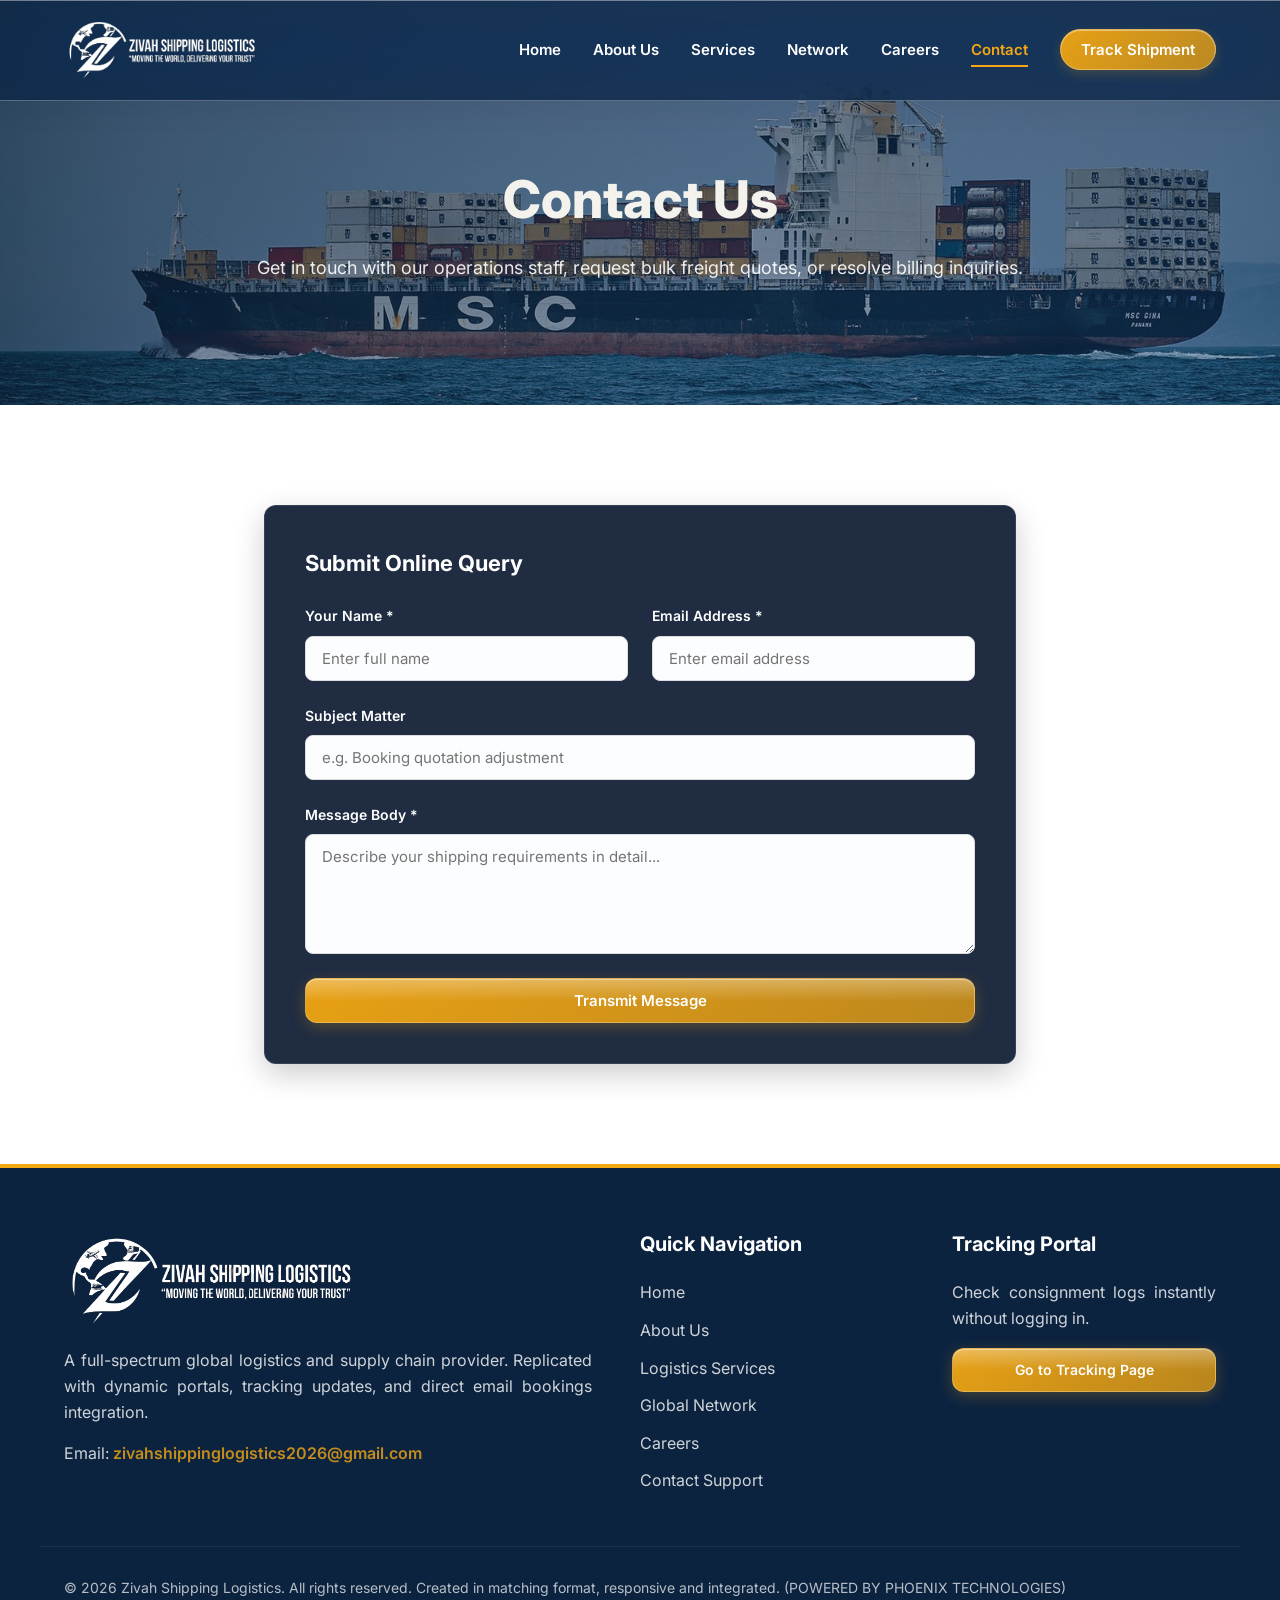
<file: contact.html>
<!DOCTYPE html>
<html lang="en">
<head>
  <meta charset="UTF-8">
  <meta name="viewport" content="width=device-width, initial-scale=1.0">
  <title>Contact Us - Zivah Shipping Logistics</title>
  <link rel="stylesheet" href="assets/css/styles.css">
</head>
<body class="contact-page">

  <!-- Header & Navigation -->
  <header>
    <div class="container navbar">
      <a href="index.html" class="logo" style="display: flex; align-items: center; gap: 10px;">
        <img src="assets/images/logo.png" alt="Zivah Shipping Logistics" class="logo-img">
      </a>
      <ul class="nav-links" id="navLinks">
        <li><a href="index.html">Home</a></li>
        <li><a href="about.html">About Us</a></li>
        <li class="dropdown">
          <a href="services.html" class="dropdown-toggle">Services</a>
          <ul class="dropdown-menu">
            <li><a href="services.html#ocean-freight">Ocean Freight</a></li>
            <li><a href="services.html#air-freight">Air Freight</a></li>
            <li><a href="services.html#road-freight">Road Freight</a></li>
            <li><a href="services.html#intermodal-multimodal">Intermodal / Multimodal</a></li>
            <li><a href="services.html#vessel-chartering">Vessel Chartering</a></li>
            <li><a href="services.html#project-cargo">Project Cargo Handling</a></li>
            <li><a href="services.html#break-bulk">Break Bulk Services</a></li>
            <li><a href="services.html#rail-freight">Rail Freight</a></li>
            <li><a href="services.html#express-courier">Express / Courier Services</a></li>
            <li><a href="services.html#special-equipment">Special Equipment</a></li>
            <li><a href="services.html#door-to-door">Door-to-Door Delivery</a></li>
            <li><a href="services.html#customs-clearance">Customs Clearance</a></li>
          </ul>
        </li>
        <li><a href="network.html">Network</a></li>
        <li><a href="careers.html">Careers</a></li>
        <li><a href="contact.html" class="active">Contact</a></li>
        <li><a href="tracking.html" class="nav-btn">Track Shipment</a></li>      </ul>
      <button class="hamburger" id="hamburgerBtn" aria-label="Toggle Navigation">
        <span></span>
        <span></span>
        <span></span>
      </button>
    </div>
  </header>

  <!-- Sub-Hero Section -->
    <section class="hero" style="min-height: 45vh; padding: 140px 0 60px 0; position: relative; overflow: hidden;">
    <!-- Background Slides for Dissolve Effect -->
    <div class="hero-slide active" style="background-image: url('assets/images/hero_bg_1.jpg');"></div>
    <div class="hero-slide" style="background-image: url('assets/images/hero_bg_2.jpg');"></div>
    <div class="hero-slide" style="background-image: url('assets/images/img_2.jpg');"></div>
    <div class="hero-slide" style="background-image: url('assets/images/FSC-4064-ship-freight.jpg');"></div>
    <div class="hero-overlay"></div>
    <div class="container">
      <div class="hero-text" style="max-width: 800px; margin: 0 auto; text-align: center;">
        <h1><span>Contact Us</span></h1>
        <p>Get in touch with our operations staff, request bulk freight quotes, or resolve billing inquiries.</p>
      </div>
    </div>
  </section>

  <!-- Office Info & Contact Form Grid -->
  <section class="section-bg-white">
    <div class="container" style="max-width: 800px; margin: 0 auto;">
        <!-- Contact Form -->
        <div class="form-card" style="padding: 40px; margin: 0;">
          <h3 style="color: var(--primary-color); margin-bottom: 24px; font-size: 22px;">Submit Online Query</h3>
          
          <form id="contactForm">
            <div class="form-grid" style="grid-template-columns: 1fr;">
              <div class="form-grid" style="margin-bottom: 0;">
                <div class="form-group">
                  <label for="cntName">Your Name *</label>
                  <input type="text" id="cntName" required placeholder="Enter full name">
                </div>
                <div class="form-group">
                  <label for="cntEmail">Email Address *</label>
                  <input type="email" id="cntEmail" required placeholder="Enter email address">
                </div>
              </div>
              <div class="form-group">
                <label for="cntSubject">Subject Matter</label>
                <input type="text" id="cntSubject" placeholder="e.g. Booking quotation adjustment">
              </div>
              <div class="form-group">
                <label for="cntMessage">Message Body *</label>
                <textarea id="cntMessage" required placeholder="Describe your shipping requirements in detail..."></textarea>
              </div>
            </div>
            <div style="margin-top: 20px;">
              <button type="submit" class="btn btn-primary" style="padding: 12px 30px; font-size: 15px; width: 100%;">Transmit Message</button>
            </div>
          </form>
          
          <div id="contactResult" style="display: none; text-align: center; padding: 20px; border-radius: 8px; background-color: rgba(46, 196, 182, 0.1); border: 2px solid var(--success-color); color: var(--primary-color);">
            <h3>Message Sent Successfully!</h3>
            <p style="margin-top: 5px;">Our support division will follow up via email shortly.</p>
            <div style="background-color: var(--bg-white); border-radius: 8px; padding: 15px; border: 1px solid rgba(11,37,69,0.1); margin: 15px auto; max-width: 500px; text-align: left;">
              <h4 style="color: var(--primary-color); margin-bottom: 6px;">📧 Forward to Support</h4>
              <p style="font-size: 13px; color: var(--text-muted); margin-bottom: 10px;">Click below to dispatch your message query directly to <strong>zivahshippinglogistics2026@gmail.com</strong>.</p>
              <a id="contactEmailBtn" href="#" class="btn btn-primary" style="display: inline-block; font-size: 13.5px; padding: 8px 16px; background-color: var(--primary-light); color: #fff;">
                ✉️ Email Query to Support
              </a>
            </div>
            <button onclick="window.location.reload()" class="btn btn-primary" style="margin-top: 15px; padding: 8px 20px; font-size: 13px;">Send Another Message</button>
          </div>
        </div>
    </div>
  </section>

    <!-- Footer -->
  <footer>
    <div class="container footer-grid">
      <div class="footer-col">
        <img src="assets/images/logo.png" alt="Zivah Shipping Logistics" style="height: 105px; width: auto; margin-bottom: 15px; display: block;">
        <p>A full-spectrum global logistics and supply chain provider. Replicated with dynamic portals, tracking updates, and direct email bookings integration.</p>
        <p>Email: <a href="mailto:zivahshippinglogistics2026@gmail.com" style="color: var(--accent-color); font-weight: 600;">zivahshippinglogistics2026@gmail.com</a></p>
      </div>
      <div class="footer-col">
        <h3>Quick Navigation</h3>
        <ul>
          <li><a href="index.html">Home</a></li>
          <li><a href="about.html">About Us</a></li>
          <li><a href="services.html">Logistics Services</a></li>
          <li><a href="network.html">Global Network</a></li>
          <li><a href="careers.html">Careers</a></li>
          <li><a href="contact.html">Contact Support</a></li>
        </ul>
      </div>
      <div class="footer-col">
        <h3>Tracking Portal</h3>
        <p>Check consignment logs instantly without logging in.</p>
        <a href="tracking.html" class="btn btn-primary" style="display: block; width: 100%; font-size: 14px; padding: 10px 0;">Go to Tracking Page</a>
      </div>
    </div>
    <div class="container footer-bottom">
      <p>&copy; 2026 Zivah Shipping Logistics. All rights reserved. Created in matching format, responsive and integrated. (POWERED BY PHOENIX TECHNOLOGIES)</p>
    </div>
  </footer>

  <script>
    // Navigation Toggles
    const hamburgerBtn = document.getElementById('hamburgerBtn');
    const navLinks = document.getElementById('navLinks');
    
    hamburgerBtn.addEventListener('click', () => {
      navLinks.classList.toggle('active');
      hamburgerBtn.classList.toggle('active');
    });

    document.querySelectorAll('.nav-links a:not(.dropdown-toggle)').forEach(link => {
      link.addEventListener('click', () => {
        navLinks.classList.remove('active');
        hamburgerBtn.classList.remove('active');
      });
    });

    document.querySelectorAll('.dropdown-toggle').forEach(toggle => {
      toggle.addEventListener('click', (e) => {
        if (window.innerWidth <= 768) {
          e.preventDefault();
          const parent = toggle.parentElement;
          parent.classList.toggle('active');
        }
      });
    });

    // Form submission sync to localStorage zsl_contacts
    const contactForm = document.getElementById('contactForm');
    const contactResult = document.getElementById('contactResult');

    contactForm.addEventListener('submit', (e) => {
      e.preventDefault();
      
      const newContact = {
        id: 'CNT-' + Date.now(),
        name: document.getElementById('cntName').value,
        email: document.getElementById('cntEmail').value,
        subject: document.getElementById('cntSubject').value || 'No Subject',
        message: document.getElementById('cntMessage').value,
        createdAt: new Date().toISOString()
      };

      // Retrieve and append to localStorage
      const contacts = JSON.parse(localStorage.getItem('zsl_contacts') || '[]');
      contacts.push(newContact);
      localStorage.setItem('zsl_contacts', JSON.stringify(contacts));

      // Asynchronously submit to FormSubmit.co for live form delivery
      fetch("https://formsubmit.co/ajax/zivahshippinglogistics2026@gmail.com", {
        method: "POST",
        headers: { 
            'Content-Type': 'application/json',
            'Accept': 'application/json'
        },
        body: JSON.stringify({
            name: newContact.name,
            email: newContact.email,
            subject: newContact.subject,
            message: newContact.message
        })
      })
      .then(response => response.json())
      .then(data => console.log("FormSubmit response:", data))
      .catch(error => console.error("FormSubmit error:", error));

      // Setup mailto links for support desk
      const mailtoSubject = encodeURIComponent(`✉️ Support Inquiry: ${newContact.subject}`);
      const mailtoBody = encodeURIComponent(
        `ZIVAH SHIPPING LOGISTICS - CONTACT FORM INQUIRY\n` +
        `-----------------------------------------\n` +
        `SENDER DETAILS\n` +
        `- Sender Name: ${newContact.name}\n` +
        `- Email Address: ${newContact.email}\n` +
        `- Subject: ${newContact.subject}\n\n` +
        `INQUIRY MESSAGE BODY\n` +
        `${newContact.message}\n` +
        `-----------------------------------------\n` +
        `Submitted successfully to Contact Support division.`
      );
      document.getElementById('contactEmailBtn').href = `mailto:zivahshippinglogistics2026@gmail.com?subject=${mailtoSubject}&body=${mailtoBody}`;

      contactForm.style.display = 'none';
      contactResult.style.display = 'block';
    });
  </script>

  <script>
    // Hero slideshow dissolve transition
    document.addEventListener("DOMContentLoaded", function() {
      const slides = document.querySelectorAll('.hero-slide');
      if (slides.length > 0) {
        let current = 0;
        setInterval(function() {
          slides[current].classList.remove('active');
          current = (current + 1) % slides.length;
          slides[current].classList.add('active');
        }, 3000);
      }
    });
  </script>
</body>
</html>
</file>
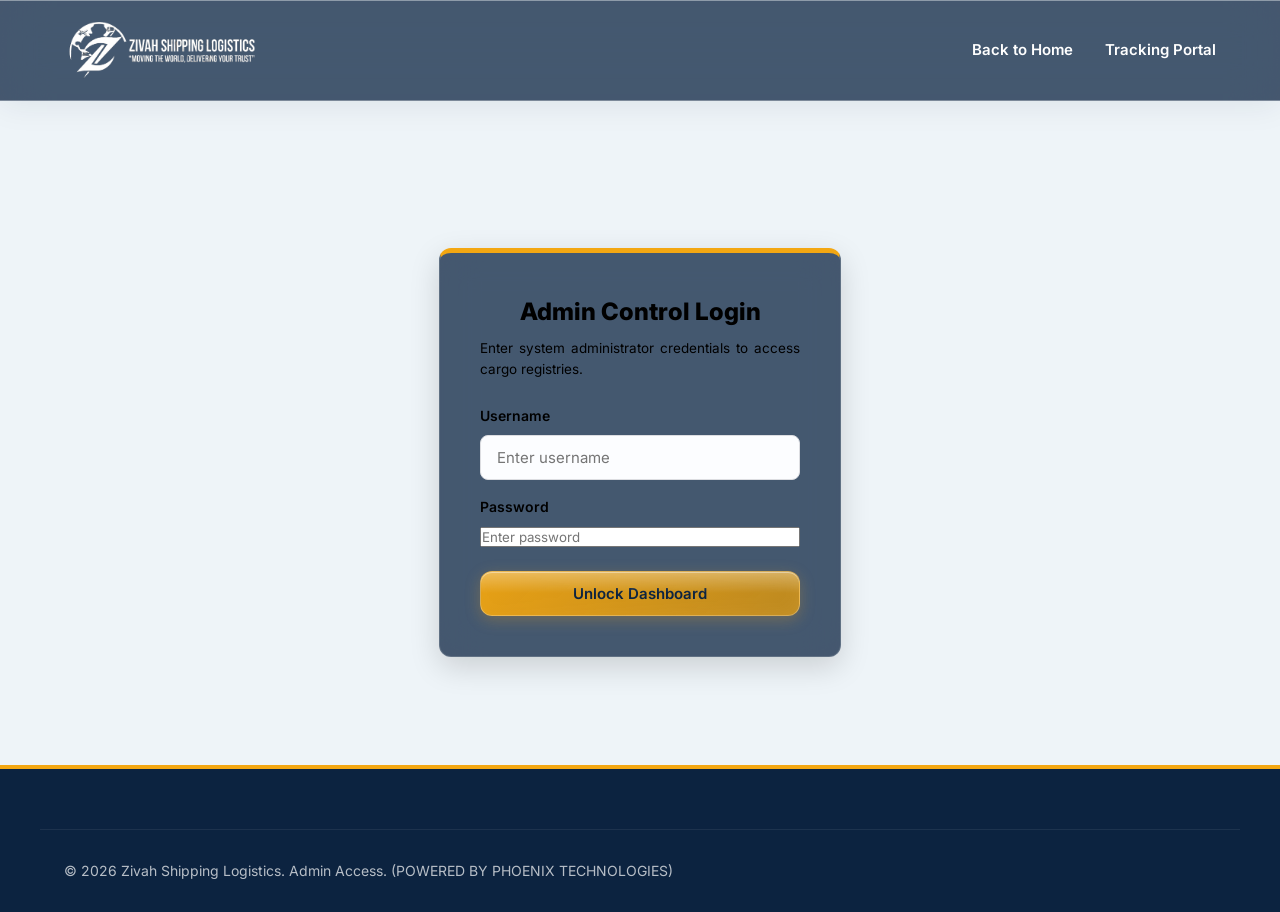
<file: dashboard.html>
<!DOCTYPE html>
<html lang="en">
<head>
  <meta charset="UTF-8">
  <meta name="viewport" content="width=device-width, initial-scale=1.0">
  <title>Admin Logistics Dashboard - Zivah Shipping Logistics</title>
  <link rel="stylesheet" href="assets/css/styles.css">
  <style>
    .modal-overlay {
      position: fixed;
      top: 0;
      left: 0;
      width: 100%;
      height: 100%;
      background: rgba(12, 35, 64, 0.6);
      backdrop-filter: blur(8px);
      z-index: 1000;
      display: flex;
      align-items: center;
      justify-content: center;
    }
    .modal-card {
      background: #fff;
      border-radius: 12px;
      box-shadow: 0 20px 40px rgba(0, 0, 0, 0.2);
      border-top: 5px solid var(--success-color);
      animation: modalSlideIn 0.3s ease-out;
    }
    @keyframes modalSlideIn {
      from { transform: translateY(-30px); opacity: 0; }
      to { transform: translateY(0); opacity: 1; }
    }
    .form-grid-three {
      display: grid;
      grid-template-columns: repeat(3, 1fr);
      gap: 16px;
    }
    @media (max-width: 768px) {
      .form-grid-three {
        grid-template-columns: 1fr;
      }
    }
    .modal-qr-container {
      flex: 0 0 160px;
      display: flex;
      flex-direction: column;
      align-items: center;
      justify-content: center;
      text-align: center;
      border-left: 1px solid rgba(12, 35, 64, 0.1);
      padding-left: 24px;
    }
    @media (max-width: 576px) {
      .modal-qr-container {
        border-left: none !important;
        padding-left: 0 !important;
        border-top: 1px solid rgba(12, 35, 64, 0.1);
        padding-top: 20px;
        margin-top: 10px;
        flex: 1 1 100% !important;
      }
    }
    .btn-glass-yellow {
      padding: 8px 20px;
      font-size: 13.5px;
      background: rgba(243, 167, 18, 0.15) !important;
      border: 1.5px solid rgba(243, 167, 18, 0.4) !important;
      color: #e69500 !important;
      backdrop-filter: blur(8px) !important;
      -webkit-backdrop-filter: blur(8px) !important;
      font-weight: 700 !important;
      box-shadow: 0 4px 15px rgba(243, 167, 18, 0.1) !important;
      transition: all 0.3s ease !important;
      border-radius: 20px !important;
    }
    .btn-glass-yellow:hover {
      background: rgba(243, 167, 18, 0.3) !important;
      border-color: rgba(243, 167, 18, 0.7) !important;
      color: #000000 !important;
      box-shadow: 0 6px 20px rgba(243, 167, 18, 0.25) !important;
      transform: translateY(-2px);
    }
  </style>
</head>
<body class="admin-page">

  <!-- Header -->
  <header>
    <div class="container navbar">
      <a href="index.html" class="logo" style="display: flex; align-items: center; gap: 10px;">
        <img src="assets/images/logo.png" alt="Zivah Shipping Logistics" class="logo-img">
        <span style="font-size: 14px; font-weight: 500; background: var(--accent-color); color: #000000 !important; padding: 2px 8px; border-radius: 4px; margin-left: 5px;">Admin</span>
      </a>
      <ul class="nav-links">
        <li><a href="index.html">View Site</a></li>
        <li><a href="tracking.html">Tracking Portal</a></li>
        <li><button onclick="signOutAdmin()" style="background: var(--danger-color); color: #fff; padding: 8px 16px; border: none; border-radius: 20px; font-weight: 700; cursor: pointer; font-size: 13.5px; transition: var(--transition);">Sign Out</button></li>
      </ul>
    </div>
  </header>

  <!-- Admin Dashboard Section -->
  <main style="padding-top: 120px; min-height: 90vh; padding-bottom: 60px;">
    <div class="container">
      <div class="section-header" style="text-align: left; margin-bottom: 40px;">
        <h2>System Administration Control Panel</h2>
        <p>Operational control center split into 3 core partitions to manage incoming bookings, CV applications, and message logs.</p>
      </div>

      <!-- Tab Selectors for 3 Partitions -->
      <div class="dashboard-nav">
        <button class="dashboard-tab active" data-target="partition-bookings">📦 Cargo Bookings (Partition 1)</button>
        <button class="dashboard-tab" data-target="partition-career">💼 Careers & CVs (Partition 2)</button>
        <button class="dashboard-tab" data-target="partition-contact">✉️ Contact Messages (Partition 3)</button>
      </div>

      <!-- Partition 1: Cargo Bookings -->
      <div id="partition-bookings" class="dashboard-partition active">
        
        <!-- Add Shipment Form Card -->
        <div class="form-card" style="padding: 24px; margin-bottom: 32px; border-left: 5px solid var(--accent-color);">
          <div style="display: flex; justify-content: space-between; align-items: center; margin-bottom: 20px;">
            <h3 style="color: var(--primary-color); margin: 0; display: flex; align-items: center; gap: 10px;">📦 Register New Consignment (Data Entry)</h3>
            <button id="toggleAddFormBtn" class="btn btn-secondary" style="padding: 6px 12px; font-size: 12px;" onclick="toggleAddForm()">Hide Form</button>
          </div>
          
          <form id="addConsignmentForm" style="display: block;">
            <div class="form-grid">
              <div class="form-group">
                <label for="addFullName">Client Name *</label>
                <input type="text" id="addFullName" required placeholder="e.g. John Doe">
              </div>
              <div class="form-group">
                <label for="addEmail">Client Email Address *</label>
                <input type="email" id="addEmail" required placeholder="e.g. client@example.com">
              </div>
              <div class="form-group">
                <label for="addPhone">Client Phone Number</label>
                <input type="text" id="addPhone" placeholder="e.g. +1 (555) 019-2834">
              </div>
              <div class="form-group">
                <label for="addCargoType">Package Details / Cargo Description *</label>
                <input type="text" id="addCargoType" required placeholder="e.g. Industrial Electronics & Server Racks">
              </div>
              <div class="form-group">
                <label for="addWeight">Weight (kg)</label>
                <input type="number" id="addWeight" placeholder="e.g. 2450">
              </div>
              <div class="form-group">
                <label for="addDimensions">Dimensions (L x W x H)</label>
                <input type="text" id="addDimensions" placeholder="e.g. 2.4 x 1.8 x 2.2 m">
              </div>
              <div class="form-group">
                <label for="addPickupAddress">Origin (Pickup Point) *</label>
                <input type="text" id="addPickupAddress" required placeholder="e.g. Warehouse A, Austin, TX, USA">
              </div>
              <div class="form-group">
                <label for="addDeliveryAddress">Destination (Delivery Point) *</label>
                <input type="text" id="addDeliveryAddress" required placeholder="e.g. Logistics Hub, Rotterdam Port, Netherlands">
              </div>
              <div class="form-group">
                <label for="addPickupDate">Pickup Date *</label>
                <input type="date" id="addPickupDate" required>
              </div>
              <div class="form-group">
                <label for="addStatusSelect">Initial Status *</label>
                <select id="addStatusSelect" required>
                  <option value="Order Received" selected>Order Received</option>
                  <option value="Order Placed">Order Placed</option>
                  <option value="In Transit">In Transit</option>
                  <option value="Customs Clearance">Customs Clearance</option>
                  <option value="Out for Delivery">Out for Delivery</option>
                  <option value="Delivered">Delivered</option>
                  <option value="Cancelled">Cancelled</option>
                </select>
              </div>
              <div class="form-group" style="grid-column: span 2;">
                <label for="addLocation">Initial Location *</label>
                <input type="text" id="addLocation" required placeholder="e.g. Origin Warehouse (Austin, TX)" value="Origin Warehouse">
              </div>
            </div>
            <div style="margin-top: 24px; display: flex; gap: 16px;">
              <button type="submit" class="btn btn-primary" style="padding: 12px 30px; font-size: 14px;">Create Shipment Registry</button>
              <button type="reset" class="btn btn-secondary" style="padding: 12px 24px; font-size: 14px;">Reset Fields</button>
            </div>
          </form>
        </div>

        <div class="form-card" style="padding: 24px; margin-bottom: 32px;">
          <div style="display: flex; justify-content: space-between; align-items: center; margin-bottom: 16px; flex-wrap: wrap; gap: 12px;">
            <h3 style="color: var(--primary-color);">Manage Consignments</h3>
            <button onclick="clearBookings()" class="btn btn-secondary" style="padding: 6px 12px; font-size: 12px; color: var(--danger-color); border-color: var(--danger-color);">Reset Registry</button>
          </div>
          
          <div class="table-wrapper">
            <table>
              <thead>
                <tr>
                  <th>Tracking ID</th>
                  <th>Customer</th>
                  <th>Cargo Category</th>
                  <th>Route (From ➔ To)</th>
                  <th>Pickup Date</th>
                  <th>Status & Location</th>
                  <th>Actions</th>
                </tr>
              </thead>
              <tbody id="bookingsTableBody">
                <!-- Injected dynamically -->
              </tbody>
            </table>
          </div>

          <!-- Status Update Drawer (opens when admin clicks action) -->
          <div id="statusUpdateDrawer" style="display: none;" class="status-update-box" style="margin-top: 24px; border-top: 2px dashed rgba(12,35,64,0.2); padding-top: 20px;">
            <h4 style="color: var(--primary-color); margin-bottom: 16px; font-weight: 700;">✏️ Edit/Update Consignment for <span id="updateTrackingId" style="color: var(--primary-light);"></span></h4>
            <form id="statusUpdateForm" style="display: flex; flex-wrap: wrap; gap: 16px; align-items: flex-end;">
              <div class="form-group" style="flex: 1; min-width: 180px;">
                <label for="newStatusSelect">Change Status *</label>
                <select id="newStatusSelect" required>
                  <option value="Order Received">Order Received</option>
                  <option value="Order Placed">Order Placed</option>
                  <option value="In Transit">In Transit</option>
                  <option value="Customs Clearance">Customs Clearance</option>
                  <option value="Out for Delivery">Out for Delivery</option>
                  <option value="Delivered">Delivered</option>
                  <option value="Cancelled">Cancelled</option>
                </select>
              </div>
              <div class="form-group" style="flex: 1; min-width: 180px;">
                <label for="newLocationInput">Current Location *</label>
                <input type="text" id="newLocationInput" required placeholder="e.g. Customs Hub, New York, USA">
              </div>
              <div class="form-group" style="flex: 2; min-width: 280px;">
                <label for="statusComment">Log Commentary (Optional)</label>
                <input type="text" id="statusComment" placeholder="e.g. Package cleared customs, forwarding to regional depot.">
              </div>
              <div style="display: flex; gap: 10px; padding-bottom: 4px;">
                <button type="submit" class="btn btn-primary" style="padding: 12px 24px;">Save Updates</button>
                <button type="button" class="btn btn-secondary" onclick="closeUpdateDrawer()" style="padding: 12px 16px; color: var(--danger-color); border-color: var(--danger-color);">Cancel</button>
              </div>
            </form>
          </div>
        </div>
      </div>

      <!-- Partition 2: Careers & CV Submissions -->
      <div id="partition-career" class="dashboard-partition">
        <div class="form-card" style="padding: 24px;">
          <h3 style="color: var(--primary-color); margin-bottom: 16px;">Careers & CV Recruiting Registry</h3>
          
          <div class="table-wrapper">
            <table>
              <thead>
                <tr>
                  <th>Date Submitted</th>
                  <th>Candidate Name</th>
                  <th>Email & Phone</th>
                  <th>Position</th>
                  <th>Resume / CV File</th>
                  <th>Cover Letter</th>
                  <th>Actions</th>
                </tr>
              </thead>
              <tbody id="careersTableBody">
                <!-- Injected dynamically -->
              </tbody>
            </table>
          </div>
        </div>
      </div>

      <!-- Partition 3: Contact Messages -->
      <div id="partition-contact" class="dashboard-partition">
        <div class="form-card" style="padding: 24px;">
          <h3 style="color: var(--primary-color); margin-bottom: 16px;">Contact Inquiries Log</h3>
          
          <div class="table-wrapper">
            <table>
              <thead>
                <tr>
                  <th>Date Received</th>
                  <th>Sender</th>
                  <th>Email</th>
                  <th>Subject Matter</th>
                  <th>Message Body</th>
                  <th>Actions</th>
                </tr>
              </thead>
              <tbody id="contactsTableBody">
                <!-- Injected dynamically -->
              </tbody>
            </table>
          </div>
        </div>
      </div>

    </div>
  </main>

  <!-- Footer -->
  <footer>
    <div class="container footer-bottom">
      <p>&copy; 2026 Zivah Shipping Logistics. Admin Control Panel. (POWERED BY PHOENIX TECHNOLOGIES)</p>
    </div>
  </footer>

  <script>
    // --- AUTHORIZATION SECURITY ---
    if (sessionStorage.getItem('zsl_admin_logged_in') !== 'true') {
      window.location.replace('admin.html');
    }

    function signOutAdmin() {
      sessionStorage.removeItem('zsl_admin_logged_in');
      window.location.replace('admin.html');
    }

    // --- LOCALSTORAGE UTILITIES ---
    function getBookings() {
      const b = localStorage.getItem('zsl_bookings');
      if (!b) {
        const defaultBooking = {
          trackingId: 'ZSL-K8J39A2B',
          createdAt: '2026-06-15T08:00:00.000Z',
          fullName: 'Phoenix Technologies Ltd.',
          email: 'logistics@phoenixtech.com',
          phone: '+1 (555) 019-2834',
          cargoType: 'Industrial Electronics & Server Racks',
          weight: 2450,
          dimensions: '2.4 x 1.8 x 2.2 m',
          pickupAddress: 'Warehouse A, 45 Tech Pioneer Way, Austin, TX, USA',
          deliveryAddress: 'Logistics Hub, Rotterdam Port, Netherlands',
          pickupDate: '2026-06-16',
          status: 'In Transit',
          currentLocation: 'Houston Port Terminal, USA',
          statusHistory: [
            {
              status: 'Order Placed',
              timestamp: '2026-06-15T08:00:00.000Z',
              comment: 'Booking request received and freight space allocated.'
            },
            {
              status: 'In Transit',
              timestamp: '2026-06-16T14:00:00.000Z',
              comment: 'Cargo picked up from Austin warehouse and secured at Houston terminal.'
            },
            {
              status: 'In Transit',
              timestamp: '2026-06-17T10:30:00.000Z',
              comment: 'Loaded onto vessel ZSL HAMBURG (Voyage ZS409). Departed Houston Port.'
            }
          ]
        };
        const arr = [defaultBooking];
        localStorage.setItem('zsl_bookings', JSON.stringify(arr));
        return arr;
      }
      return JSON.parse(b);
    }
    function saveBookings(arr) { localStorage.setItem('zsl_bookings', JSON.stringify(arr)); }
    function getCareers() { return JSON.parse(localStorage.getItem('zsl_careers') || '[]'); }
    function getContacts() { return JSON.parse(localStorage.getItem('zsl_contacts') || '[]'); }

    function clearBookings() {
      if (confirm('Are you sure you want to restore the registry to default mock bookings? This deletes all custom test entries.')) {
        localStorage.removeItem('zsl_bookings');
        localStorage.removeItem('zsl_careers');
        localStorage.removeItem('zsl_contacts');
        window.location.reload();
      }
    }

    // --- TAB Toggles ---
    document.querySelectorAll('.dashboard-tab').forEach(tab => {
      tab.addEventListener('click', () => {
        document.querySelectorAll('.dashboard-tab').forEach(t => t.classList.remove('active'));
        document.querySelectorAll('.dashboard-partition').forEach(p => p.classList.remove('active'));
        
        tab.classList.add('active');
        const target = tab.getAttribute('data-target');
        document.getElementById(target).classList.add('active');
      });
    });

    // --- LOAD AND POPULATE ---
    function loadDashboardRegistries() {
      // 1. Cargo Bookings (Partition 1)
      const bookings = getBookings();
      const bookingsBody = document.getElementById('bookingsTableBody');
      bookingsBody.innerHTML = '';
      
      if (bookings.length === 0) {
        bookingsBody.innerHTML = '<tr><td colspan="7" style="text-align:center; color:var(--text-muted);">No booking requests found in system registry.</td></tr>';
      } else {
        const sortedBookings = [...bookings].reverse();
        sortedBookings.forEach(booking => {
          const tr = document.createElement('tr');
          
          let badgeClass = 'badge-info';
          if (booking.status === 'In Transit' || booking.status === 'Out for Delivery' || booking.status === 'Customs Clearance') badgeClass = 'badge-warning';
          else if (booking.status === 'Delivered') badgeClass = 'badge-success';
          else if (booking.status === 'Cancelled') badgeClass = 'badge-danger';
          
          const originUrl = window.location.href.split('dashboard.html')[0];
          const trackingPageUrl = originUrl + 'tracking.html?trackingId=' + encodeURIComponent(booking.trackingId);
          const mobileTrackingUrl = originUrl + 'mobile-tracking.html?trackingId=' + encodeURIComponent(booking.trackingId);
          const mailtoSubject = encodeURIComponent(`📦 Consignment Status Update: ${booking.trackingId}`);
          const mailtoBody = encodeURIComponent(
            `Dear ${booking.fullName},\n\n` +
            `We would like to update you on your consignment status with Zivah Shipping Logistics.\n\n` +
            `Tracking Information:\n` +
            `-----------------------------------------\n` +
            `- Tracking ID: ${booking.trackingId}\n` +
            `- Current Status: ${booking.status}\n` +
            `- Current Location: ${booking.currentLocation || 'Origin Warehouse'}\n` +
            `-----------------------------------------\n\n` +
            `Route Details:\n` +
            `- Origin: ${booking.pickupAddress}\n` +
            `- Destination: ${booking.deliveryAddress}\n` +
            `- Package Details: ${booking.cargoType}\n\n` +
            `You can track your consignment in real-time on our mobile-friendly page:\n` +
            `${trackingPageUrl}\n\n` +
            `Thank you for choosing Zivah Shipping Logistics.\n\n` +
            `Best regards,\n` +
            `Zivah Shipping Logistics Operations Team\n` +
            `zivahshippinglogistics2026@gmail.com`
          );

          tr.innerHTML = `
            <td>
              <div style="display: flex; align-items: center; gap: 8px;">
                <strong>${booking.trackingId}</strong>
                <a href="${mobileTrackingUrl}" target="_blank" title="Scan / Track Shipment on Mobile" style="display: inline-flex; align-items: center; justify-content: center; padding: 2px; border: 1px solid rgba(12, 35, 64, 0.2); border-radius: 4px; background: #fff; cursor: pointer; transition: transform 0.2s;" onmouseover="this.style.transform='scale(1.15)'" onmouseout="this.style.transform='scale(1)'">
                  <img src="https://api.qrserver.com/v1/create-qr-code/?size=40x40&data=${encodeURIComponent(mobileTrackingUrl)}&color=0c2340&bgcolor=ffffff" alt="QR Code" style="width: 20px; height: 20px; display: block;">
                </a>
              </div>
            </td>
            <td>
              <div style="font-weight:600;">${booking.fullName}</div>
              <div style="font-size:12px; color:var(--text-muted);">${booking.email}</div>
              <div style="font-size:12px; color:var(--text-muted);">${booking.phone}</div>
            </td>
            <td>${booking.cargoType}</td>
            <td>
              <div style="font-size:12px; font-weight:500;"><strong>Pickup:</strong> ${booking.pickupAddress}</div>
              <div style="font-size:12px; font-weight:500;"><strong>Deliv:</strong> ${booking.deliveryAddress}</div>
            </td>
            <td>${booking.pickupDate}</td>
            <td>
              <span class="badge ${badgeClass}">${booking.status}</span>
              <div style="font-size:11px; color:var(--text-muted); margin-top:4px; font-weight: 500;">📍 ${booking.currentLocation || 'Origin Warehouse'}</div>
            </td>
            <td>
              <button class="btn btn-primary" style="padding: 6px 12px; font-size:12px;" onclick="openStatusUpdate('${booking.trackingId}', '${booking.status}')">Edit/Update</button>
              <a href="mailto:${booking.email}?subject=${mailtoSubject}&body=${mailtoBody}" class="btn btn-secondary" style="padding: 6px 12px; font-size:12px; margin-top:4px; display:inline-block; border-color:var(--primary-light); color:#f3f2ed !important;">✉️ Email Client</a>
            </td>
          `;
          bookingsBody.appendChild(tr);
        });
      }

      // 2. Career applications (Partition 2)
      const careers = getCareers();
      const careersBody = document.getElementById('careersTableBody');
      careersBody.innerHTML = '';
      
      if (careers.length === 0) {
        careersBody.innerHTML = '<tr><td colspan="6" style="text-align:center; color:var(--text-muted);">No candidate CV submissions found in registry.</td></tr>';
      } else {
        const sortedCareers = [...careers].reverse();
        sortedCareers.forEach(candidate => {
          const dateStr = new Date(candidate.createdAt).toLocaleDateString();
          const tr = document.createElement('tr');
          tr.innerHTML = `
            <td>${dateStr}</td>
            <td><strong>${candidate.name}</strong></td>
            <td>
              <div>${candidate.email}</div>
              <div style="font-size:12px; color:var(--text-muted);">${candidate.phone}</div>
            </td>
            <td><span class="badge badge-info">${candidate.position}</span></td>
            <td>
              <div style="font-weight:600; color:var(--primary-light); font-size:13px;">
                📄 ${candidate.resumeName}
              </div>
              <span style="font-size:11px; color:var(--text-muted);">Stored locally in sandbox</span>
            </td>
            <td><div style="max-height:80px; overflow-y:auto; font-size:12px; max-width:240px;">${candidate.coverLetter || 'N/A'}</div></td>
            <td>
              <a href="mailto:zivahshippinglogistics2026@gmail.com?subject=Candidate%20CV%20Forward:%20${encodeURIComponent(candidate.name)}&body=Logistics%20Applicant:%20${encodeURIComponent(candidate.name)}%0APosition:%20${encodeURIComponent(candidate.position)}%0APhone:%20${encodeURIComponent(candidate.phone)}%0AEmail:%20${encodeURIComponent(candidate.email)}%0A%0ACover%20Letter:%0A${encodeURIComponent(candidate.coverLetter)}" class="btn btn-primary" style="padding: 6px 12px; font-size:12px; display:inline-block;">✉️ Forward Email</a>
            </td>
          `;
          careersBody.appendChild(tr);
        });
      }

      // 3. Contact Inquiries (Partition 3)
      const contacts = getContacts();
      const contactsBody = document.getElementById('contactsTableBody');
      contactsBody.innerHTML = '';
      
      if (contacts.length === 0) {
        contactsBody.innerHTML = '<tr><td colspan="5" style="text-align:center; color:var(--text-muted);">No custom support messages found in registry.</td></tr>';
      } else {
        const sortedContacts = [...contacts].reverse();
        sortedContacts.forEach(msg => {
          const dateStr = new Date(msg.createdAt).toLocaleDateString();
          const tr = document.createElement('tr');
          tr.innerHTML = `
            <td>${dateStr}</td>
            <td><strong>${msg.name}</strong></td>
            <td>${msg.email}</td>
            <td><strong>${msg.subject}</strong></td>
            <td><div style="max-height:80px; overflow-y:auto; font-size:12px; max-width:350px;">${msg.message}</div></td>
            <td>
              <a href="mailto:zivahshippinglogistics2026@gmail.com?subject=Forwarded%20Support%20Inquiry%20-%20${encodeURIComponent(msg.subject)}&body=Inquiry%20from%20${encodeURIComponent(msg.name)}%20(${encodeURIComponent(msg.email)}):%0A%0A${encodeURIComponent(msg.message)}" class="btn btn-primary" style="padding: 6px 12px; font-size:12px; display:inline-block;">✉️ Forward Email</a>
            </td>
          `;
          contactsBody.appendChild(tr);
        });
      }
    }

    // --- STATUS UPDATES LOGIC ---
    const statusUpdateDrawer = document.getElementById('statusUpdateDrawer');
    const updateTrackingId = document.getElementById('updateTrackingId');
    const newStatusSelect = document.getElementById('newStatusSelect');
    const statusComment = document.getElementById('statusComment');

    function openStatusUpdate(trackingId, currentStatus) {
      const bookings = getBookings();
      const booking = bookings.find(b => b.trackingId === trackingId);
      
      updateTrackingId.innerText = trackingId;
      newStatusSelect.value = currentStatus;
      
      if (booking) {
        document.getElementById('newLocationInput').value = booking.currentLocation || booking.pickupAddress;
      } else {
        document.getElementById('newLocationInput').value = '';
      }
      
      statusComment.value = '';
      statusUpdateDrawer.style.display = 'block';
      statusUpdateDrawer.scrollIntoView({ behavior: 'smooth' });
    }

    function closeUpdateDrawer() {
      document.getElementById('statusUpdateDrawer').style.display = 'none';
    }

    const statusUpdateForm = document.getElementById('statusUpdateForm');
    statusUpdateForm.addEventListener('submit', (e) => {
      e.preventDefault();
      
      const trackingId = updateTrackingId.innerText;
      const status = newStatusSelect.value;
      const currentLocation = document.getElementById('newLocationInput').value.trim();
      const comment = statusComment.value.trim() || `Consignment status updated to ${status} at ${currentLocation}`;

      const bookings = getBookings();
      const idx = bookings.findIndex(b => b.trackingId === trackingId);
      
      if (idx !== -1) {
        bookings[idx].status = status;
        bookings[idx].currentLocation = currentLocation;
        bookings[idx].statusHistory.push({
          status: status,
          timestamp: new Date().toISOString(),
          comment: `${comment} (Location: ${currentLocation})`
        });
        
        saveBookings(bookings);
        statusUpdateDrawer.style.display = 'none';
        
        // Trigger automated client email notification & show success modal
        triggerClientNotification(bookings[idx], true);
        showSuccessModal(bookings[idx], true);
      } else {
        alert('Booking tracking record not found in data vault.');
      }
    });

    // --- ADD CONSIGNMENT FORM CONTROLS ---
    function toggleAddForm() {
      const form = document.getElementById('addConsignmentForm');
      const btn = document.getElementById('toggleAddFormBtn');
      if (form.style.display === 'none') {
        form.style.display = 'block';
        btn.innerText = 'Hide Form';
      } else {
        form.style.display = 'none';
        btn.innerText = 'Show Form';
      }
    }

    function generateNewTrackingId() {
      const chars = 'ABCDEFGHIJKLMNOPQRSTUVWXYZ0123456789';
      const bookings = getBookings();
      let isUnique = false;
      let trackingId = '';
      
      while (!isUnique) {
        let code = '';
        for (let i = 0; i < 5; i++) {
          code += chars.charAt(Math.floor(Math.random() * chars.length));
        }
        trackingId = 'ZIVAH-' + code;
        isUnique = !bookings.some(b => b.trackingId === trackingId);
      }
      return trackingId;
    }

    function triggerClientNotification(booking, isUpdate = false) {
      const emailStatusEl = document.getElementById('modalEmailStatus');
      emailStatusEl.innerText = 'Queuing background notification email...';
      emailStatusEl.style.color = 'var(--text-muted)';

      const originUrl = window.location.href.split('dashboard.html')[0];
      const trackingPageUrl = originUrl + 'tracking.html?trackingId=' + encodeURIComponent(booking.trackingId);
      
      const subjectText = isUpdate 
        ? `📦 Consignment Tracking Update: ${booking.trackingId}` 
        : `📦 ZSL Shipping Confirmation - tracking ID: ${booking.trackingId}`;
        
      const messageText = isUpdate
        ? `We want to update you on your shipment status with Zivah Shipping Logistics. Your consignment status has been updated.`
        : `We are pleased to inform you that your shipment has been successfully registered with Zivah Shipping Logistics. Your consignment is being processed.`;

      // Attempt automated background send via FormSubmit.co
      fetch(`https://formsubmit.co/ajax/${booking.email}`, {
        method: "POST",
        headers: { 
            'Content-Type': 'application/json',
            'Accept': 'application/json'
        },
        body: JSON.stringify({
            "_subject": subjectText,
            "Greeting": `Dear ${booking.fullName},`,
            "Message": messageText,
            "Tracking ID": booking.trackingId,
            "Origin": booking.pickupAddress,
            "Destination": booking.deliveryAddress,
            "Details": `${booking.cargoType} (${booking.weight} kg)`,
            "Current Status": booking.status,
            "Current Location": booking.currentLocation || 'Origin Warehouse',
            "_replyto": "zivahshippinglogistics2026@gmail.com",
            "Track URL": trackingPageUrl,
            "_honey": ""
        })
      })
      .then(response => {
        if (response.ok) {
          emailStatusEl.innerText = '✓ Notification email successfully sent via FormSubmit.co API.';
          emailStatusEl.style.color = 'var(--success-color)';
        } else {
          emailStatusEl.innerText = '✓ Email notification triggers configured (first send requires FormSubmit confirmation link click).';
          emailStatusEl.style.color = '#f3a712';
        }
      })
      .catch(error => {
        console.error("Email notification dispatch error:", error);
        emailStatusEl.innerText = '⚠ Background email fail-safe: Please use the Manual Backup button below to send.';
        emailStatusEl.style.color = 'var(--danger-color)';
      });

      // Prepare mailto backup link
      const mailtoSubject = encodeURIComponent(subjectText);
      const mailtoBody = encodeURIComponent(
        `Dear ${booking.fullName},\n\n` +
        `${messageText}\n\n` +
        `Here are your consignment tracking details:\n` +
        `-----------------------------------------\n` +
        `- Tracking ID: ${booking.trackingId}\n` +
        `- Cargo Details: ${booking.cargoType} (${booking.weight} kg)\n` +
        `- Origin: ${booking.pickupAddress}\n` +
        `- Destination: ${booking.deliveryAddress}\n` +
        `- Current Status: ${booking.status}\n` +
        `- Current Location: ${booking.currentLocation || 'Origin Warehouse'}\n` +
        `-----------------------------------------\n\n` +
        `You can track your consignment in real-time on our mobile-friendly page:\n` +
        `${trackingPageUrl}\n\n` +
        `Thank you for choosing Zivah Shipping Logistics.\n\n` +
        `Best regards,\n` +
        `Zivah Shipping Logistics Operations Team\n` +
        `zivahshippinglogistics2026@gmail.com`
      );
      
      const mailtoBtn = document.getElementById('modalMailtoBtn');
      mailtoBtn.href = `mailto:${booking.email}?subject=${mailtoSubject}&body=${mailtoBody}`;
    }

    function showSuccessModal(booking, isUpdate = false) {
      const modalTitle = document.querySelector('#successModal h3');
      const modalDesc = document.querySelector('#successModal p');
      
      if (isUpdate) {
        modalTitle.innerHTML = '✏️ Consignment Updated Successfully';
        modalTitle.style.color = 'var(--primary-light)';
        modalDesc.innerText = 'The consignment details and tracking status/location have been successfully updated in the database.';
      } else {
        modalTitle.innerHTML = '✅ Consignment Registered Successfully';
        modalTitle.style.color = 'var(--success-color)';
        modalDesc.innerText = 'A new shipping profile has been added to the database. The consignment details and tracking information are ready.';
      }
      
      document.getElementById('modalTrackingId').innerText = booking.trackingId;
      document.getElementById('modalClientName').innerText = booking.fullName;
      document.getElementById('modalClientEmail').innerText = booking.email;
      document.getElementById('modalRoute').innerText = `${booking.pickupAddress} ➔ ${booking.deliveryAddress}`;
      
      // Dynamic QR Code generation for mobile tracking link
      const originUrl = window.location.href.split('dashboard.html')[0];
      const mobileTrackingUrl = originUrl + 'mobile-tracking.html?trackingId=' + encodeURIComponent(booking.trackingId);
      const qrCodeUrl = 'https://api.qrserver.com/v1/create-qr-code/?size=150x150&data=' + encodeURIComponent(mobileTrackingUrl) + '&color=0c2340&bgcolor=ffffff';
      document.getElementById('modalQrCode').src = qrCodeUrl;
      
      document.getElementById('successModal').style.display = 'flex';
    }

    function closeSuccessModal() {
      document.getElementById('successModal').style.display = 'none';
      loadDashboardRegistries();
    }

    // Add Shipment Form Event Handler
    const addConsignmentForm = document.getElementById('addConsignmentForm');
    if (addConsignmentForm) {
      addConsignmentForm.addEventListener('submit', (e) => {
        e.preventDefault();
        
        const fullName = document.getElementById('addFullName').value.trim();
        const email = document.getElementById('addEmail').value.trim();
        const phone = document.getElementById('addPhone').value.trim() || 'N/A';
        const cargoType = document.getElementById('addCargoType').value.trim();
        const weight = document.getElementById('addWeight').value.trim() ? parseFloat(document.getElementById('addWeight').value) : 'N/A';
        const dimensions = document.getElementById('addDimensions').value.trim() || 'N/A';
        const pickupAddress = document.getElementById('addPickupAddress').value.trim();
        const deliveryAddress = document.getElementById('addDeliveryAddress').value.trim();
        const pickupDate = document.getElementById('addPickupDate').value;
        const status = document.getElementById('addStatusSelect').value;
        const currentLocation = document.getElementById('addLocation').value.trim() || 'Origin Warehouse';

        // 1. Auto-generate Tracking ID
        const trackingId = generateNewTrackingId();

        const newBooking = {
          trackingId: trackingId,
          createdAt: new Date().toISOString(),
          fullName: fullName,
          email: email,
          phone: phone,
          cargoType: cargoType,
          weight: weight,
          dimensions: dimensions,
          pickupAddress: pickupAddress,
          deliveryAddress: deliveryAddress,
          pickupDate: pickupDate,
          status: status,
          currentLocation: currentLocation,
          statusHistory: [
            {
              status: status,
              timestamp: new Date().toISOString(),
              comment: `Shipment registered at ${currentLocation}. Initial status: ${status}`
            }
          ]
        };

        // 2. Save to localStorage
        const bookings = getBookings();
        bookings.push(newBooking);
        saveBookings(bookings);

        // 3. Trigger client notification email via FormSubmit
        triggerClientNotification(newBooking);

        // 4. Show success modal
        showSuccessModal(newBooking);

        // 5. Reset form & Reload list
        addConsignmentForm.reset();
        document.getElementById('addLocation').value = 'Origin Warehouse';
      });
    }

    // Set today's date in pickup date input as default
    const addPickupDateInput = document.getElementById('addPickupDate');
    if (addPickupDateInput) {
      addPickupDateInput.value = new Date().toISOString().split('T')[0];
    }

    // Auto-load registries
    window.addEventListener('DOMContentLoaded', loadDashboardRegistries);
  </script>
  
  <!-- Notification success overlay modal -->
  <div id="successModal" class="modal-overlay" style="display: none;">
    <div class="modal-card form-card" style="max-width: 650px; width: 95%; padding: 32px; position: relative;">
      <h3 style="color: var(--success-color); margin-bottom: 12px; font-size: 20px; font-weight: bold; display: flex; align-items: center; gap: 10px;">
        ✅ Consignment Registered Successfully
      </h3>
      <p style="color: var(--text-dark); margin-bottom: 20px; font-size: 14.5px;">
        A new shipping profile has been added to the database. The consignment details and tracking information are ready.
      </p>
      
      <!-- Split Layout Container -->
      <div style="display: flex; gap: 24px; align-items: stretch; flex-wrap: wrap; margin-bottom: 24px;">
        <!-- Left Side: Consignment Details & Notifications -->
        <div style="flex: 1; min-width: 280px; display: flex; flex-direction: column; justify-content: space-between;">
          <div style="background: rgba(12, 35, 64, 0.05); border: 1px solid rgba(12, 35, 64, 0.1); border-radius: 8px; padding: 18px; margin-bottom: 18px;">
            <p style="margin-bottom: 8px; color: var(--primary-color) !important;"><strong>Tracking ID:</strong> <span id="modalTrackingId" style="font-family: monospace; font-size: 15px; font-weight: 700; color: var(--primary-light) !important; background: #fff; padding: 2px 8px; border-radius: 4px; border: 1px solid rgba(12, 35, 64, 0.2);"></span></p>
            <p style="margin-bottom: 8px; color: #000000 !important;"><strong>Client Name:</strong> <span id="modalClientName" style="color: #000000 !important;"></span></p>
            <p style="margin-bottom: 8px; color: #000000 !important;"><strong>Client Email:</strong> <span id="modalClientEmail" style="color: #000000 !important;"></span></p>
            <p style="margin-bottom: 0; color: #000000 !important;"><strong>Route:</strong> <span id="modalRoute" style="color: #000000 !important;"></span></p>
          </div>
          <div style="border-top: 1px solid rgba(12, 35, 64, 0.1); padding-top: 16px;">
            <h4 style="color: var(--primary-color); font-size: 14px; font-weight: bold; margin-bottom: 6px;">📧 Automated Client Notification</h4>
            <p id="modalEmailStatus" style="font-size: 12.5px; color: var(--text-muted); margin-bottom: 10px;">Sending background notification email...</p>
            <a id="modalMailtoBtn" href="#" class="btn btn-primary" style="display: inline-block; padding: 8px 16px; font-size: 12.5px; text-decoration: none;">✉️ Send Client Email (Backup)</a>
          </div>
        </div>
        
        <!-- Right Side: QR Code Scanning Panel -->
        <div class="modal-qr-container">
          <h4 style="color: var(--primary-color); font-size: 12.5px; font-weight: 700; margin-bottom: 12px; text-transform: uppercase; letter-spacing: 0.5px;">Mobile Scan Link</h4>
          <div style="background: #fff; border: 1px solid rgba(12, 35, 64, 0.15); border-radius: 8px; padding: 8px; box-shadow: 0 4px 12px rgba(0,0,0,0.05); display: inline-block;">
            <img id="modalQrCode" src="" alt="Consignment QR Code" style="width: 120px; height: 120px; display: block;">
          </div>
          <span style="font-size: 11px; color: var(--text-muted); margin-top: 10px; font-weight: 500; line-height: 1.3;">Scan with camera to track on mobile</span>
        </div>
      </div>
      
      <div style="text-align: right; border-top: 1px solid rgba(12, 35, 64, 0.1); padding-top: 20px;">
        <button onclick="closeSuccessModal()" class="btn-glass-yellow">Close & Refresh Registry</button>
      </div>
    </div>
  </div>
</body>
</html>
</file>
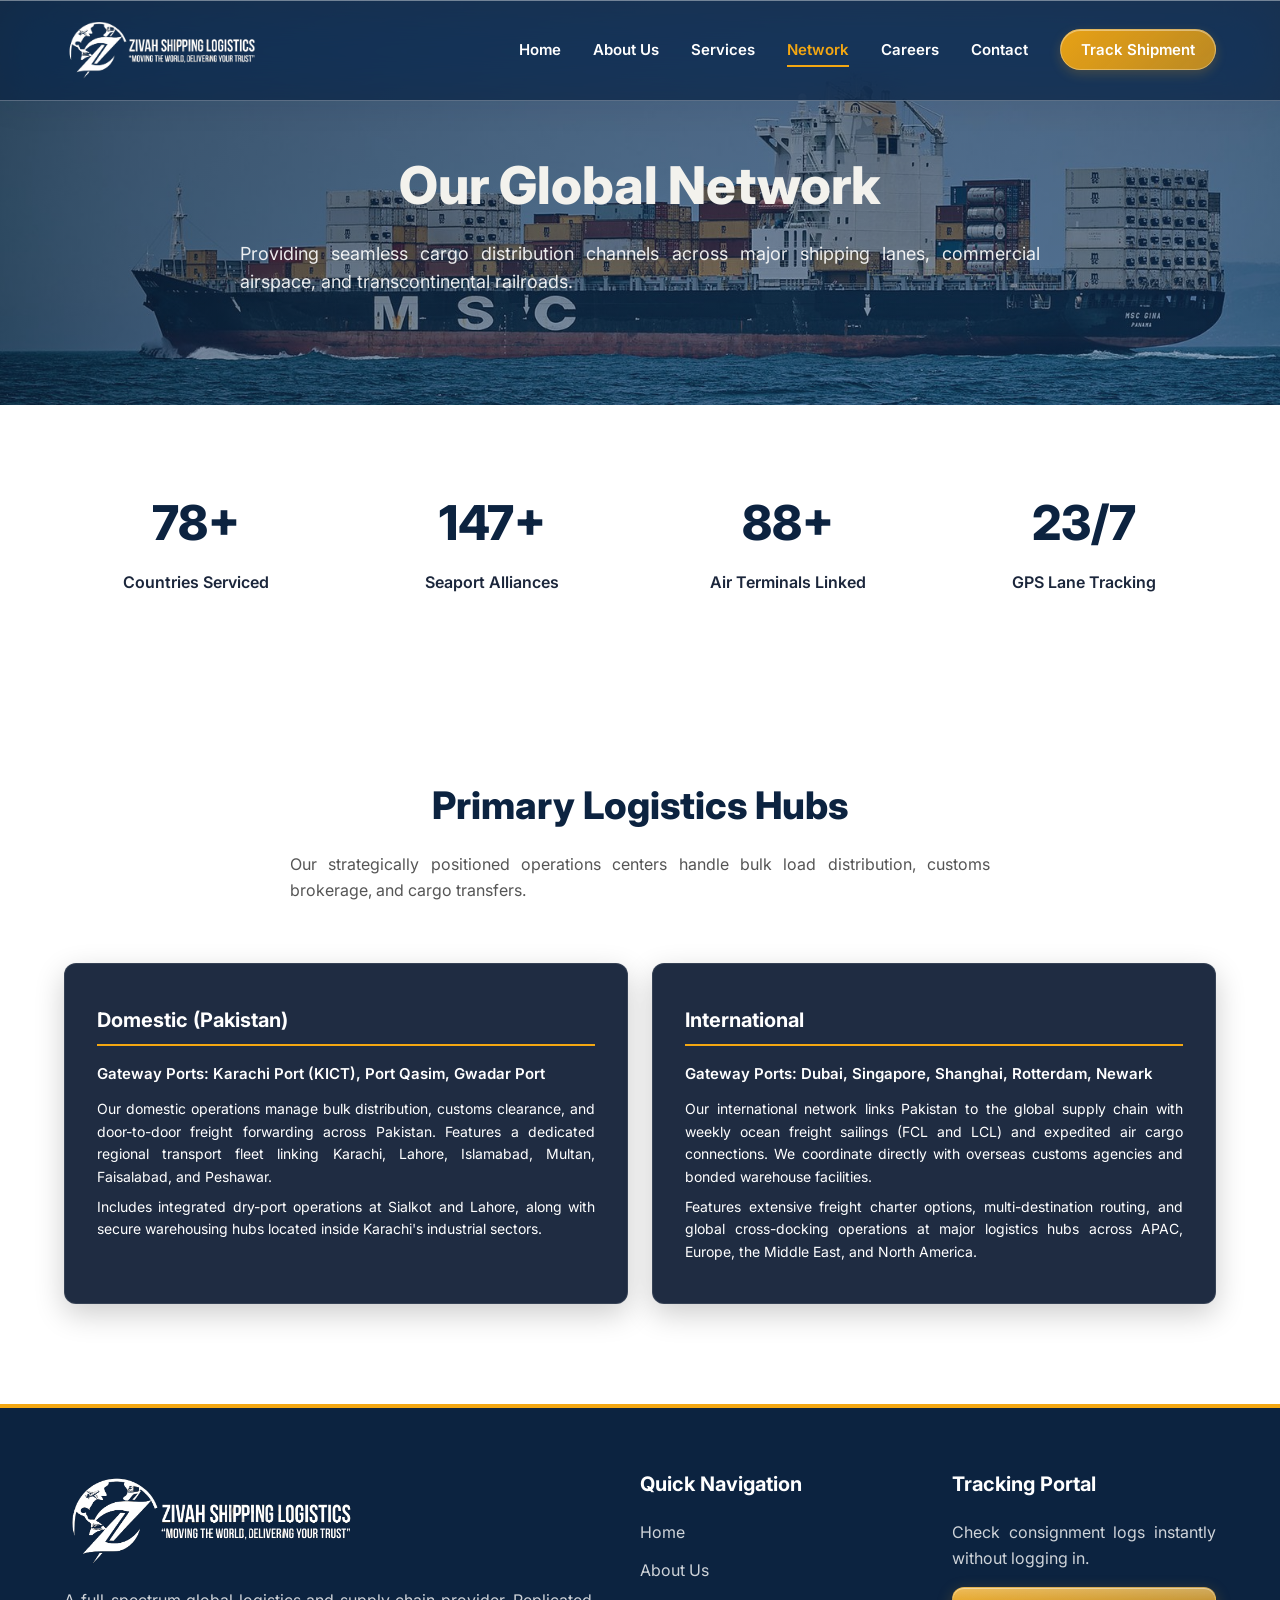
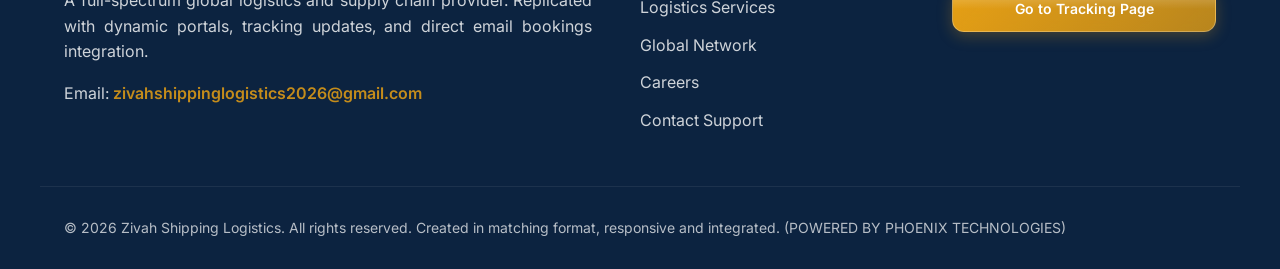
<file: network.html>
<!DOCTYPE html>
<html lang="en">
<head>
  <meta charset="UTF-8">
  <meta name="viewport" content="width=device-width, initial-scale=1.0">
  <title>Global Network - Zivah Shipping Logistics</title>
  <link rel="stylesheet" href="assets/css/styles.css">
</head>
<body class="network-page">

  <!-- Header & Navigation -->
  <header>
    <div class="container navbar">
      <a href="index.html" class="logo" style="display: flex; align-items: center; gap: 10px;">
        <img src="assets/images/logo.png" alt="Zivah Shipping Logistics" class="logo-img">
      </a>
      <ul class="nav-links" id="navLinks">
        <li><a href="index.html">Home</a></li>
        <li><a href="about.html">About Us</a></li>
        <li class="dropdown">
          <a href="services.html" class="dropdown-toggle">Services</a>
          <ul class="dropdown-menu">
            <li><a href="services.html#ocean-freight">Ocean Freight</a></li>
            <li><a href="services.html#air-freight">Air Freight</a></li>
            <li><a href="services.html#road-freight">Road Freight</a></li>
            <li><a href="services.html#intermodal-multimodal">Intermodal / Multimodal</a></li>
            <li><a href="services.html#vessel-chartering">Vessel Chartering</a></li>
            <li><a href="services.html#project-cargo">Project Cargo Handling</a></li>
            <li><a href="services.html#break-bulk">Break Bulk Services</a></li>
            <li><a href="services.html#rail-freight">Rail Freight</a></li>
            <li><a href="services.html#express-courier">Express / Courier Services</a></li>
            <li><a href="services.html#special-equipment">Special Equipment</a></li>
            <li><a href="services.html#door-to-door">Door-to-Door Delivery</a></li>
            <li><a href="services.html#customs-clearance">Customs Clearance</a></li>
          </ul>
        </li>
        <li><a href="network.html" class="active">Network</a></li>
        <li><a href="careers.html">Careers</a></li>
        <li><a href="contact.html">Contact</a></li>
        <li><a href="tracking.html" class="nav-btn">Track Shipment</a></li>      </ul>
      <button class="hamburger" id="hamburgerBtn" aria-label="Toggle Navigation">
        <span></span>
        <span></span>
        <span></span>
      </button>
    </div>
  </header>

  <!-- Sub-Hero Section -->
    <section class="hero" style="min-height: 45vh; padding: 140px 0 60px 0; position: relative; overflow: hidden;">
    <!-- Background Slides for Dissolve Effect -->
    <div class="hero-slide active" style="background-image: url('assets/images/hero_bg_1.jpg');"></div>
    <div class="hero-slide" style="background-image: url('assets/images/hero_bg_2.jpg');"></div>
    <div class="hero-slide" style="background-image: url('assets/images/img_2.jpg');"></div>
    <div class="hero-slide" style="background-image: url('assets/images/FSC-4064-ship-freight.jpg');"></div>
    <div class="hero-overlay"></div>
    <div class="container">
      <div class="hero-text" style="max-width: 800px; margin: 0 auto; text-align: center;">
        <h1 style="color: #f3f2ed !important;">Our <span style="color: #f3f2ed !important;">Global Network</span></h1>
        <p>Providing seamless cargo distribution channels across major shipping lanes, commercial airspace, and transcontinental railroads.</p>
      </div>
    </div>
  </section>

  <!-- Network Overview Statistics -->
  <section class="section-bg-white" style="padding: 60px 0;">
    <div class="container">
      <div class="features-grid" style="grid-template-columns: repeat(auto-fit, minmax(220px, 1fr)); text-align: center;">
        <div style="padding: 20px;">
          <h2 class="counter" data-target="80" data-suffix="+" style="font-size: 48px; color: var(--primary-light); font-weight: 800; margin-bottom: 8px;">0+</h2>
          <p style="font-weight: 600; color: var(--text-dark);">Countries Serviced</p>
        </div>
        <div style="padding: 20px;">
          <h2 class="counter" data-target="150" data-suffix="+" style="font-size: 48px; color: var(--primary-light); font-weight: 800; margin-bottom: 8px;">0+</h2>
          <p style="font-weight: 600; color: var(--text-dark);">Seaport Alliances</p>
        </div>
        <div style="padding: 20px;">
          <h2 class="counter" data-target="90" data-suffix="+" style="font-size: 48px; color: var(--primary-light); font-weight: 800; margin-bottom: 8px;">0+</h2>
          <p style="font-weight: 600; color: var(--text-dark);">Air Terminals Linked</p>
        </div>
        <div style="padding: 20px;">
          <h2 class="counter" data-target="24" data-suffix="/7" style="font-size: 48px; color: var(--primary-light); font-weight: 800; margin-bottom: 8px;">0/7</h2>
          <p style="font-weight: 600; color: var(--text-dark);">GPS Lane Tracking</p>
        </div>
      </div>
    </div>
  </section>

  <!-- Shipping Ports & Air Cargo Hubs Grid -->
  <section>
    <div class="container">
      <div class="section-header">
        <h2>Primary Logistics Hubs</h2>
        <p>Our strategically positioned operations centers handle bulk load distribution, customs brokerage, and cargo transfers.</p>
      </div>

      <div class="features-grid" style="grid-template-columns: repeat(auto-fit, minmax(320px, 1fr)); gap: 24px;">
        
        <!-- Domestic Container -->
        <div class="feature-card">
          <h3 style="border-bottom: 2px solid var(--accent-color); padding-bottom: 8px; margin-bottom: 16px;">Domestic (Pakistan)</h3>
          <p style="margin-bottom: 12px; font-weight: 600; color: var(--primary-light);">Gateway Ports: Karachi Port (KICT), Port Qasim, Gwadar Port</p>
          <p style="color: var(--text-muted); font-size: 14px; line-height: 1.6; margin-bottom: 8px;">
            Our domestic operations manage bulk distribution, customs clearance, and door-to-door freight forwarding across Pakistan. Features a dedicated regional transport fleet linking Karachi, Lahore, Islamabad, Multan, Faisalabad, and Peshawar.
          </p>
          <p style="color: var(--text-muted); font-size: 14px; line-height: 1.6;">
            Includes integrated dry-port operations at Sialkot and Lahore, along with secure warehousing hubs located inside Karachi's industrial sectors.
          </p>
        </div>

        <!-- International Container -->
        <div class="feature-card">
          <h3 style="border-bottom: 2px solid var(--accent-color); padding-bottom: 8px; margin-bottom: 16px;">International</h3>
          <p style="margin-bottom: 12px; font-weight: 600; color: var(--primary-light);">Gateway Ports: Dubai, Singapore, Shanghai, Rotterdam, Newark</p>
          <p style="color: var(--text-muted); font-size: 14px; line-height: 1.6; margin-bottom: 8px;">
            Our international network links Pakistan to the global supply chain with weekly ocean freight sailings (FCL and LCL) and expedited air cargo connections. We coordinate directly with overseas customs agencies and bonded warehouse facilities.
          </p>
          <p style="color: var(--text-muted); font-size: 14px; line-height: 1.6;">
            Features extensive freight charter options, multi-destination routing, and global cross-docking operations at major logistics hubs across APAC, Europe, the Middle East, and North America.
          </p>
        </div>

      </div>
    </div>
  </section>

    <!-- Footer -->
  <footer>
    <div class="container footer-grid">
      <div class="footer-col">
        <img src="assets/images/logo.png" alt="Zivah Shipping Logistics" style="height: 105px; width: auto; margin-bottom: 15px; display: block;">
        <p>A full-spectrum global logistics and supply chain provider. Replicated with dynamic portals, tracking updates, and direct email bookings integration.</p>
        <p>Email: <a href="mailto:zivahshippinglogistics2026@gmail.com" style="color: var(--accent-color); font-weight: 600;">zivahshippinglogistics2026@gmail.com</a></p>
      </div>
      <div class="footer-col">
        <h3>Quick Navigation</h3>
        <ul>
          <li><a href="index.html">Home</a></li>
          <li><a href="about.html">About Us</a></li>
          <li><a href="services.html">Logistics Services</a></li>
          <li><a href="network.html">Global Network</a></li>
          <li><a href="careers.html">Careers</a></li>
          <li><a href="contact.html">Contact Support</a></li>
        </ul>
      </div>
      <div class="footer-col">
        <h3>Tracking Portal</h3>
        <p>Check consignment logs instantly without logging in.</p>
        <a href="tracking.html" class="btn btn-primary" style="display: block; width: 100%; font-size: 14px; padding: 10px 0;">Go to Tracking Page</a>
      </div>
    </div>
    <div class="container footer-bottom">
      <p>&copy; 2026 Zivah Shipping Logistics. All rights reserved. Created in matching format, responsive and integrated. (POWERED BY PHOENIX TECHNOLOGIES)</p>
    </div>
  </footer>

  <script>
    const hamburgerBtn = document.getElementById('hamburgerBtn');
    const navLinks = document.getElementById('navLinks');
    
    hamburgerBtn.addEventListener('click', () => {
      navLinks.classList.toggle('active');
      hamburgerBtn.classList.toggle('active');
    });

    document.querySelectorAll('.nav-links a:not(.dropdown-toggle)').forEach(link => {
      link.addEventListener('click', () => {
        navLinks.classList.remove('active');
        hamburgerBtn.classList.remove('active');
      });
    });

    document.querySelectorAll('.dropdown-toggle').forEach(toggle => {
      toggle.addEventListener('click', (e) => {
        if (window.innerWidth <= 768) {
          e.preventDefault();
          const parent = toggle.parentElement;
          parent.classList.toggle('active');
        }
      });
    });


    // Premium Count-up Animation for Statistics Counters
    const counters = document.querySelectorAll('.counter');
    
    const animateCounter = (counter) => {
      const target = +counter.getAttribute('data-target');
      const suffix = counter.getAttribute('data-suffix') || '';
      const duration = 1500; // Animation duration in milliseconds
      let startTime = null;
      
      const step = (currentTime) => {
        if (!startTime) startTime = currentTime;
        const progress = Math.min((currentTime - startTime) / duration, 1);
        
        // Easing function: Ease Out Quad for a premium and smooth decelerating feel
        const ease = progress * (2 - progress);
        const currentVal = Math.floor(ease * target);
        
        counter.innerText = currentVal + suffix;
        
        if (progress < 1) {
          requestAnimationFrame(step);
        } else {
          counter.innerText = target + suffix;
        }
      };
      
      requestAnimationFrame(step);
    };

    if ('IntersectionObserver' in window) {
      const counterObserver = new IntersectionObserver((entries, observer) => {
        entries.forEach(entry => {
          if (entry.isIntersecting) {
            animateCounter(entry.target);
            counterObserver.unobserve(entry.target);
          }
        });
      }, { threshold: 0.1 });

      counters.forEach(counter => {
        counterObserver.observe(counter);
      });
    } else {
      // Fallback for older browsers
      counters.forEach(animateCounter);
    }
  </script>

  <script>
    // Hero slideshow dissolve transition
    document.addEventListener("DOMContentLoaded", function() {
      const slides = document.querySelectorAll('.hero-slide');
      if (slides.length > 0) {
        let current = 0;
        setInterval(function() {
          slides[current].classList.remove('active');
          current = (current + 1) % slides.length;
          slides[current].classList.add('active');
        }, 3000);
      }
    });
  </script>

  <script>
  </script>
</body>
</html>
</file>
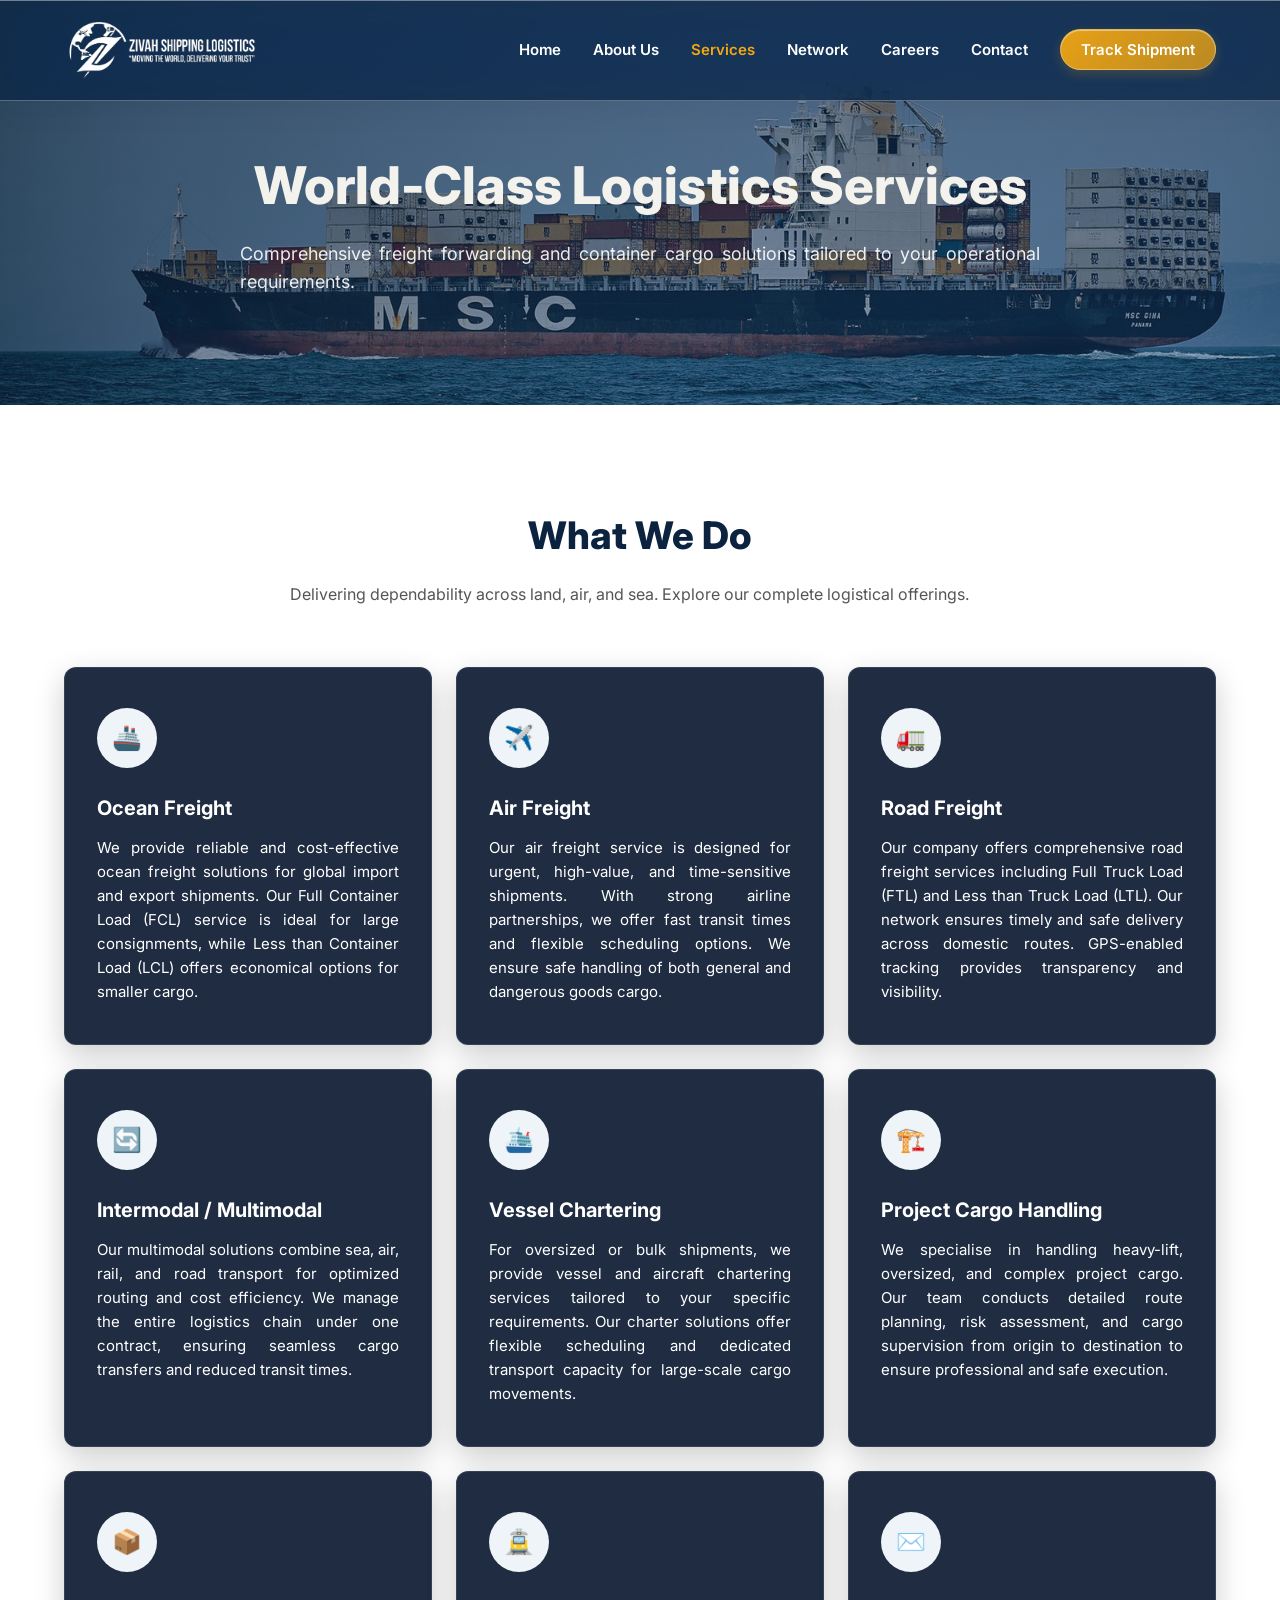
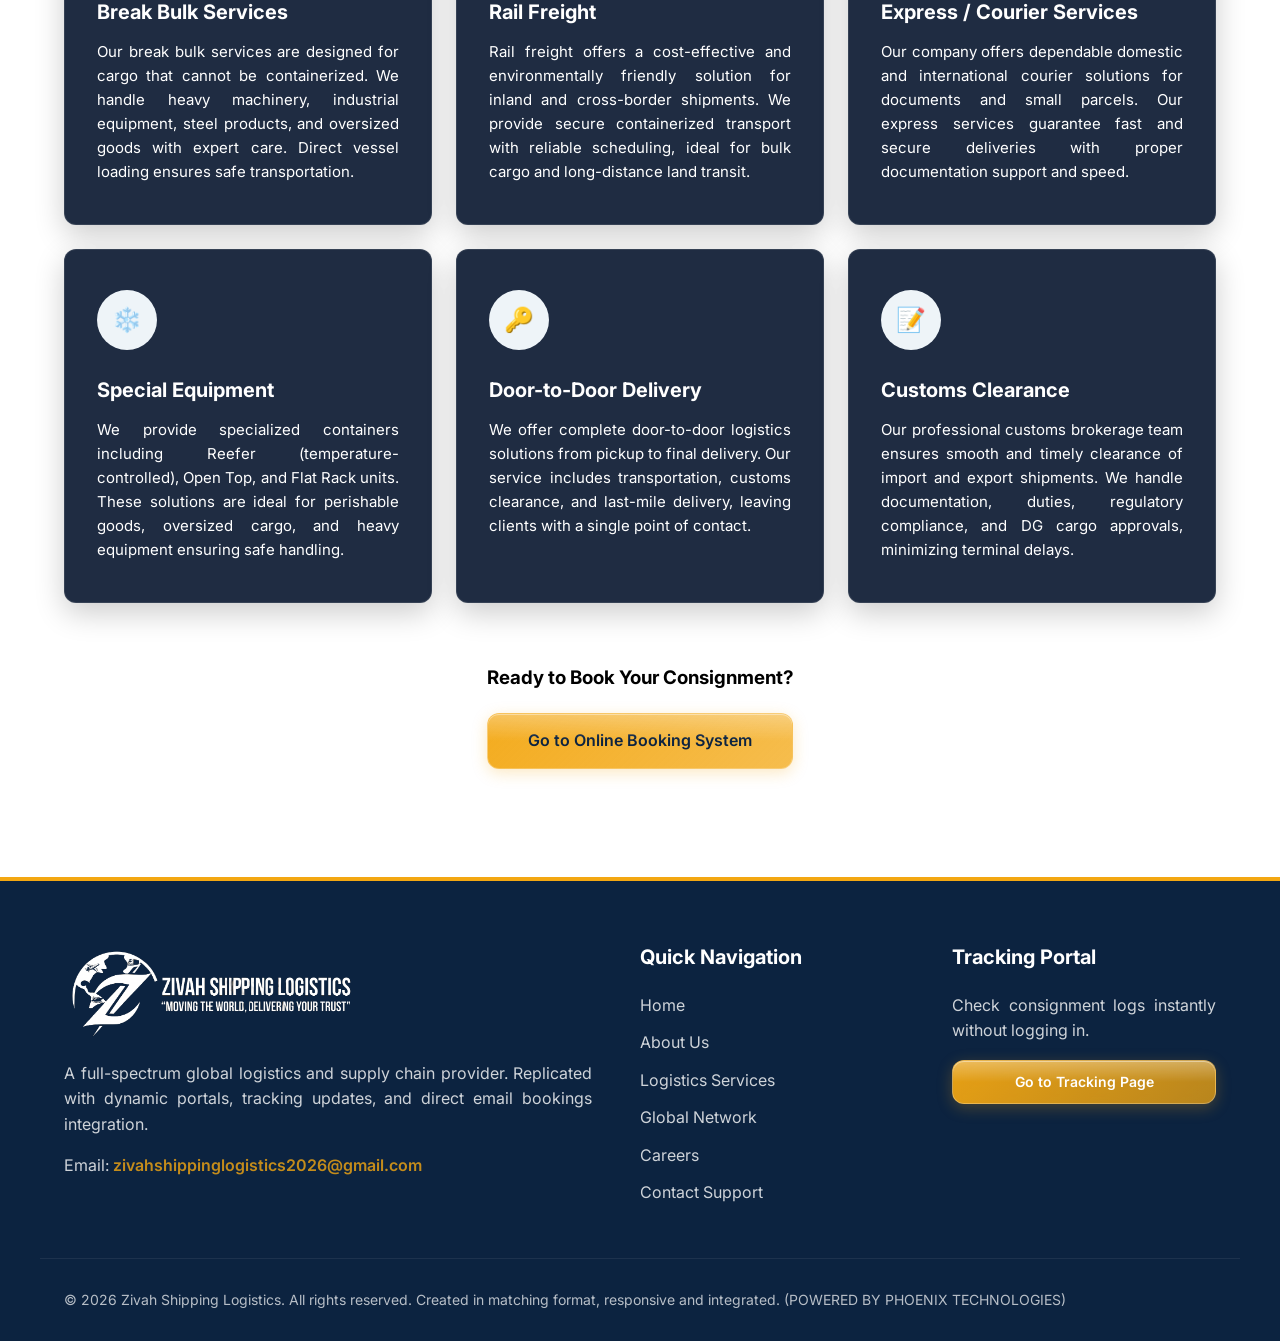
<file: services.html>
<!DOCTYPE html>
<html lang="en">
<head>
  <meta charset="UTF-8">
  <meta name="viewport" content="width=device-width, initial-scale=1.0">
  <title>Our Services - Zivah Shipping Logistics</title>
  <link rel="stylesheet" href="assets/css/styles.css">
</head>
<body class="services-page">

  <!-- Header & Navigation -->
  <header>
    <div class="container navbar">
      <a href="index.html" class="logo" style="display: flex; align-items: center; gap: 10px;">
        <img src="assets/images/logo.png" alt="Zivah Shipping Logistics" class="logo-img">
      </a>
      <ul class="nav-links" id="navLinks">
        <li><a href="index.html">Home</a></li>
        <li><a href="about.html">About Us</a></li>
        <li class="dropdown">
          <a href="services.html" class="dropdown-toggle active">Services</a>
          <ul class="dropdown-menu">
            <li><a href="services.html#ocean-freight">Ocean Freight</a></li>
            <li><a href="services.html#air-freight">Air Freight</a></li>
            <li><a href="services.html#road-freight">Road Freight</a></li>
            <li><a href="services.html#intermodal-multimodal">Intermodal / Multimodal</a></li>
            <li><a href="services.html#vessel-chartering">Vessel Chartering</a></li>
            <li><a href="services.html#project-cargo">Project Cargo Handling</a></li>
            <li><a href="services.html#break-bulk">Break Bulk Services</a></li>
            <li><a href="services.html#rail-freight">Rail Freight</a></li>
            <li><a href="services.html#express-courier">Express / Courier Services</a></li>
            <li><a href="services.html#special-equipment">Special Equipment</a></li>
            <li><a href="services.html#door-to-door">Door-to-Door Delivery</a></li>
            <li><a href="services.html#customs-clearance">Customs Clearance</a></li>
          </ul>
        </li>
        <li><a href="network.html">Network</a></li>
        <li><a href="careers.html">Careers</a></li>
        <li><a href="contact.html">Contact</a></li>
        <li><a href="tracking.html" class="nav-btn">Track Shipment</a></li>      </ul>
      <button class="hamburger" id="hamburgerBtn" aria-label="Toggle Navigation">
        <span></span>
        <span></span>
        <span></span>
      </button>
    </div>
  </header>

  <!-- Sub-Hero Section -->
    <section class="hero" style="min-height: 45vh; padding: 140px 0 60px 0; position: relative; overflow: hidden;">
    <!-- Background Slides for Dissolve Effect -->
    <div class="hero-slide active" style="background-image: url('assets/images/hero_bg_1.jpg');"></div>
    <div class="hero-slide" style="background-image: url('assets/images/hero_bg_2.jpg');"></div>
    <div class="hero-slide" style="background-image: url('assets/images/img_2.jpg');"></div>
    <div class="hero-slide" style="background-image: url('assets/images/FSC-4064-ship-freight.jpg');"></div>
    <div class="hero-overlay"></div>
    <div class="container">
      <div class="hero-text" style="max-width: 800px; margin: 0 auto; text-align: center;">
        <h1 style="color: #f3f2ed !important;">World-Class <span style="color: #f3f2ed !important;">Logistics Services</span></h1>
        <p>Comprehensive freight forwarding and container cargo solutions tailored to your operational requirements.</p>
      </div>
    </div>
  </section>

  <!-- Services Comprehensive Grid Section -->
  <section class="section-bg-white">
    <div class="container">
      <div class="section-header">
        <h2>What We Do</h2>
        <p>Delivering dependability across land, air, and sea. Explore our complete logistical offerings.</p>
      </div>

      <div class="features-grid" style="grid-template-columns: repeat(auto-fit, minmax(340px, 1fr)); gap: 24px;">
        
        <!-- Service 1 -->
        <div class="feature-card" id="ocean-freight">
          <div class="feature-icon">🚢</div>
          <h3>Ocean Freight</h3>
          <p>We provide reliable and cost-effective ocean freight solutions for global import and export shipments. Our Full Container Load (FCL) service is ideal for large consignments, while Less than Container Load (LCL) offers economical options for smaller cargo.</p>
        </div>

        <!-- Service 2 -->
        <div class="feature-card" id="air-freight">
          <div class="feature-icon">✈️</div>
          <h3>Air Freight</h3>
          <p>Our air freight service is designed for urgent, high-value, and time-sensitive shipments. With strong airline partnerships, we offer fast transit times and flexible scheduling options. We ensure safe handling of both general and dangerous goods cargo.</p>
        </div>

        <!-- Service 3 -->
        <div class="feature-card" id="road-freight">
          <div class="feature-icon">🚛</div>
          <h3>Road Freight</h3>
          <p>Our company offers comprehensive road freight services including Full Truck Load (FTL) and Less than Truck Load (LTL). Our network ensures timely and safe delivery across domestic routes. GPS-enabled tracking provides transparency and visibility.</p>
        </div>

        <!-- Service 4 -->
        <div class="feature-card" id="intermodal-multimodal">
          <div class="feature-icon">🔄</div>
          <h3>Intermodal / Multimodal</h3>
          <p>Our multimodal solutions combine sea, air, rail, and road transport for optimized routing and cost efficiency. We manage the entire logistics chain under one contract, ensuring seamless cargo transfers and reduced transit times.</p>
        </div>

        <!-- Service 5 -->
        <div class="feature-card" id="vessel-chartering">
          <div class="feature-icon">🛳️</div>
          <h3>Vessel Chartering</h3>
          <p>For oversized or bulk shipments, we provide vessel and aircraft chartering services tailored to your specific requirements. Our charter solutions offer flexible scheduling and dedicated transport capacity for large-scale cargo movements.</p>
        </div>

        <!-- Service 6 -->
        <div class="feature-card" id="project-cargo">
          <div class="feature-icon">🏗️</div>
          <h3>Project Cargo Handling</h3>
          <p>We specialise in handling heavy-lift, oversized, and complex project cargo. Our team conducts detailed route planning, risk assessment, and cargo supervision from origin to destination to ensure professional and safe execution.</p>
        </div>

        <!-- Service 7 -->
        <div class="feature-card" id="break-bulk">
          <div class="feature-icon">📦</div>
          <h3>Break Bulk Services</h3>
          <p>Our break bulk services are designed for cargo that cannot be containerized. We handle heavy machinery, industrial equipment, steel products, and oversized goods with expert care. Direct vessel loading ensures safe transportation.</p>
        </div>

        <!-- Service 8 -->
        <div class="feature-card" id="rail-freight">
          <div class="feature-icon">🚊</div>
          <h3>Rail Freight</h3>
          <p>Rail freight offers a cost-effective and environmentally friendly solution for inland and cross-border shipments. We provide secure containerized transport with reliable scheduling, ideal for bulk cargo and long-distance land transit.</p>
        </div>

        <!-- Service 9 -->
        <div class="feature-card" id="express-courier">
          <div class="feature-icon">✉️</div>
          <h3>Express / Courier Services</h3>
          <p>Our company offers dependable domestic and international courier solutions for documents and small parcels. Our express services guarantee fast and secure deliveries with proper documentation support and speed.</p>
        </div>

        <!-- Service 10 -->
        <div class="feature-card" id="special-equipment">
          <div class="feature-icon">❄️</div>
          <h3>Special Equipment</h3>
          <p>We provide specialized containers including Reefer (temperature-controlled), Open Top, and Flat Rack units. These solutions are ideal for perishable goods, oversized cargo, and heavy equipment ensuring safe handling.</p>
        </div>

        <!-- Service 11 -->
        <div class="feature-card" id="door-to-door">
          <div class="feature-icon">🔑</div>
          <h3>Door-to-Door Delivery</h3>
          <p>We offer complete door-to-door logistics solutions from pickup to final delivery. Our service includes transportation, customs clearance, and last-mile delivery, leaving clients with a single point of contact.</p>
        </div>

        <!-- Service 12 -->
        <div class="feature-card" id="customs-clearance">
          <div class="feature-icon">📝</div>
          <h3>Customs Clearance</h3>
          <p>Our professional customs brokerage team ensures smooth and timely clearance of import and export shipments. We handle documentation, duties, regulatory compliance, and DG cargo approvals, minimizing terminal delays.</p>
        </div>

      </div>

      <div style="text-align: center; margin-top: 60px;">
        <h3 style="color: var(--primary-color); margin-bottom: 20px;">Ready to Book Your Consignment?</h3>
        <a href="index.html#booking" class="btn btn-primary" style="padding: 14px 40px; font-size: 16px;">Go to Online Booking System</a>
      </div>
    </div>
  </section>

    <!-- Footer -->
  <footer>
    <div class="container footer-grid">
      <div class="footer-col">
        <img src="assets/images/logo.png" alt="Zivah Shipping Logistics" style="height: 105px; width: auto; margin-bottom: 15px; display: block;">
        <p>A full-spectrum global logistics and supply chain provider. Replicated with dynamic portals, tracking updates, and direct email bookings integration.</p>
        <p>Email: <a href="mailto:zivahshippinglogistics2026@gmail.com" style="color: var(--accent-color); font-weight: 600;">zivahshippinglogistics2026@gmail.com</a></p>
      </div>
      <div class="footer-col">
        <h3>Quick Navigation</h3>
        <ul>
          <li><a href="index.html">Home</a></li>
          <li><a href="about.html">About Us</a></li>
          <li><a href="services.html">Logistics Services</a></li>
          <li><a href="network.html">Global Network</a></li>
          <li><a href="careers.html">Careers</a></li>
          <li><a href="contact.html">Contact Support</a></li>
        </ul>
      </div>
      <div class="footer-col">
        <h3>Tracking Portal</h3>
        <p>Check consignment logs instantly without logging in.</p>
        <a href="tracking.html" class="btn btn-primary" style="display: block; width: 100%; font-size: 14px; padding: 10px 0;">Go to Tracking Page</a>
      </div>
    </div>
    <div class="container footer-bottom">
      <p>&copy; 2026 Zivah Shipping Logistics. All rights reserved. Created in matching format, responsive and integrated. (POWERED BY PHOENIX TECHNOLOGIES)</p>
    </div>
  </footer>

  <script>
    const hamburgerBtn = document.getElementById('hamburgerBtn');
    const navLinks = document.getElementById('navLinks');
    
    hamburgerBtn.addEventListener('click', () => {
      navLinks.classList.toggle('active');
      hamburgerBtn.classList.toggle('active');
    });

    document.querySelectorAll('.nav-links a:not(.dropdown-toggle)').forEach(link => {
      link.addEventListener('click', () => {
        navLinks.classList.remove('active');
        hamburgerBtn.classList.remove('active');
      });
    });

    document.querySelectorAll('.dropdown-toggle').forEach(toggle => {
      toggle.addEventListener('click', (e) => {
        if (window.innerWidth <= 768) {
          e.preventDefault();
          const parent = toggle.parentElement;
          parent.classList.toggle('active');
        }
      });
    });
  </script>

  <script>
    // Hero slideshow dissolve transition
    document.addEventListener("DOMContentLoaded", function() {
      const slides = document.querySelectorAll('.hero-slide');
      if (slides.length > 0) {
        let current = 0;
        setInterval(function() {
          slides[current].classList.remove('active');
          current = (current + 1) % slides.length;
          slides[current].classList.add('active');
        }, 3000);
      }
    });
  </script>
</body>
</html>
</file>
<file: assets/css/styles.css>
@import url('https://fonts.googleapis.com/css2?family=Inter:wght@300;400;500;600;700;800&display=swap');

:root {
  --primary-color: #0c2340;
  --primary-light: #134074;
  --secondary-color: #8da9c4;
  --bg-light: #eef4f8;
  --bg-white: #ffffff;
  --accent-color: #f3a712;
  --text-dark: #1b263b;
  --text-muted: #5c677d;
  --success-color: #2ec4b6;
  --danger-color: #e63946;
  --border-radius: 12px;
  --transition: all 0.3s cubic-bezier(0.4, 0, 0.2, 1);
  --shadow-sm: 0 2px 4px rgba(0, 0, 0, 0.15);
  --shadow-md: 0 10px 20px rgba(0, 0, 0, 0.20);
  --shadow-lg: 0 20px 40px rgba(0, 0, 0, 0.25);
}

/* Reset and Core Styles */
* {
  margin: 0;
  padding: 0;
  box-sizing: border-box;
}

html {
  scroll-behavior: smooth;
}

body {
  font-family: 'Inter', sans-serif;
  background-color: var(--bg-light);
  color: var(--text-dark);
  line-height: 1.6;
  overflow-x: hidden;
}

p {
  text-align: justify !important;
}

a {
  text-decoration: none;
  color: inherit;
  transition: var(--transition);
}

button, input, select, textarea {
  font-family: inherit;
}

/* Container */
.container {
  max-width: 1200px;
  margin: 0 auto;
  padding: 0 24px;
}

/* Header & Navigation */
header {
  background: rgba(12, 35, 64, 0.75) !important;
  backdrop-filter: blur(24px) saturate(190%) !important;
  -webkit-backdrop-filter: blur(24px) saturate(190%) !important;
  position: fixed;
  top: 0;
  left: 0;
  width: 100%;
  z-index: 1000;
  border-bottom: 1px solid rgba(255, 255, 255, 0.3) !important;
  box-shadow: 0 4px 30px rgba(12, 35, 64, 0.08), inset 0 1px 0 rgba(255, 255, 255, 0.4);
  transition: var(--transition);
}

.navbar {
  display: flex;
  justify-content: space-between;
  align-items: center;
  height: 100px;
  transition: var(--transition);
}

.logo {
  display: flex;
  align-items: center;
  gap: 10px;
  font-weight: 800;
  font-size: 24px;
  color: var(--bg-white);
}

.logo span {
  color: var(--accent-color);
}

.logo-img {
  height: 70px;
  width: auto;
  transition: var(--transition);
  display: block;
}

.nav-links {
  display: flex;
  gap: 32px;
  list-style: none;
  align-items: center;
}

.nav-links a {
  color: #ffffff !important;
  font-weight: 600 !important;
  font-size: 15px;
  padding: 8px 0;
  position: relative;
}

.nav-links a::after {
  content: '';
  position: absolute;
  bottom: 0;
  left: 0;
  width: 0;
  height: 2px;
  background-color: var(--accent-color);
  transition: var(--transition);
}

.nav-links a:hover::after,
.nav-links a.active::after {
  width: 100%;
}

.nav-links a:hover,
.nav-links a.active {
  color: var(--accent-color) !important;
}

/* Dropdown Styling */
.dropdown {
  position: relative;
}

.dropdown-toggle {
  display: flex;
  align-items: center;
  gap: 6px;
}

.dropdown-toggle::after {
  display: none !important;
}

.dropdown-toggle .arrow {
  font-size: 10px;
  transition: transform 0.3s ease;
  display: inline-block;
}

.dropdown:hover .dropdown-toggle .arrow {
  transform: rotate(180deg);
}

.dropdown-menu {
  position: absolute;
  top: 100%;
  left: 50%;
  transform: translateX(-50%) translateY(15px);
  background: rgba(12, 35, 64, 0.95) !important;
  backdrop-filter: blur(24px) saturate(190%) !important;
  -webkit-backdrop-filter: blur(24px) saturate(190%) !important;
  border: 1px solid rgba(255, 255, 255, 0.15) !important;
  border-radius: var(--border-radius);
  box-shadow: 0 15px 35px rgba(0, 0, 0, 0.15), inset 0 1px 0 rgba(255, 255, 255, 0.4);
  padding: 20px;
  width: 480px;
  display: grid;
  grid-template-columns: 1fr 1fr;
  gap: 8px 16px;
  opacity: 0;
  visibility: hidden;
  transition: opacity 0.3s cubic-bezier(0.4, 0, 0.2, 1), transform 0.3s cubic-bezier(0.4, 0, 0.2, 1), visibility 0.3s;
  z-index: 1100;
  list-style: none;
}

.dropdown:hover .dropdown-menu {
  opacity: 1;
  visibility: visible;
  transform: translateX(-50%) translateY(0);
}

.dropdown-menu li {
  width: 100%;
}

.dropdown-menu a {
  display: block;
  padding: 8px 12px;
  color: #ffffff !important;
  font-size: 14px;
  font-weight: 600 !important;
  border-radius: 6px;
  transition: var(--transition);
  position: relative;
}

.dropdown-menu a::after {
  display: none !important;
}

.dropdown-menu a:hover {
  background: rgba(255, 255, 255, 0.08) !important;
  color: var(--accent-color) !important;
  padding-left: 18px !important;
}

.nav-btn {
  background: linear-gradient(135deg, rgba(243, 167, 18, 0.95), rgba(243, 167, 18, 0.75));
  backdrop-filter: blur(8px);
  -webkit-backdrop-filter: blur(8px);
  color: var(--primary-color) !important;
  font-weight: 700 !important;
  padding: 10px 20px !important;
  border-radius: 30px;
  transition: var(--transition);
  border: 1px solid rgba(255, 255, 255, 0.3);
  box-shadow: 0 4px 12px rgba(243, 167, 18, 0.2), inset 0 1px 0 rgba(255, 255, 255, 0.4);
  position: relative;
  overflow: hidden;
}

.nav-btn:hover {
  background: linear-gradient(135deg, rgba(255, 255, 255, 0.95), rgba(255, 255, 255, 0.85));
  color: var(--primary-color) !important;
  transform: translateY(-2px);
  box-shadow: 0 6px 15px rgba(255, 255, 255, 0.2), 0 4px 10px rgba(0, 0, 0, 0.1);
  border-color: rgba(255, 255, 255, 0.5);
}

.nav-btn::after {
  display: none !important;
}

/* Hamburger menu for mobile */
.hamburger {
  display: none;
  cursor: pointer;
  background: none;
  border: none;
  padding: 8px;
}

.hamburger span {
  display: block;
  width: 25px;
  height: 3px;
  background-color: #ffffff !important;
  margin: 5px 0;
  transition: var(--transition);
}

/* Hero Section */
.hero {
  background-color: var(--primary-color);
  color: var(--bg-white);
  padding: 180px 0 100px 0;
  min-height: 80vh;
  display: flex;
  align-items: center;
  position: relative;
  overflow: hidden;
}

/* Hero Slide & Overlay for Dissolve Effect */
.hero-slide {
  position: absolute;
  top: 0;
  left: 0;
  width: 100%;
  height: 100%;
  background-size: cover;
  background-position: center;
  opacity: 0;
  transition: opacity 1.2s cubic-bezier(0.4, 0, 0.2, 1);
  z-index: 1;
}

.hero-slide.active {
  opacity: 1;
}

.hero-overlay {
  position: absolute;
  top: 0;
  left: 0;
  width: 100%;
  height: 100%;
  background: linear-gradient(135deg, rgba(12, 35, 64, 0.6), rgba(19, 64, 116, 0.45));
  z-index: 2;
  pointer-events: none;
}

.hero .container {
  position: relative;
  z-index: 3;
}

.hero-grid {
  display: grid;
  grid-template-columns: 1fr 1fr;
  gap: 48px;
  align-items: center;
}

.hero-text h1 {
  color: #ffffff;
  font-size: 52px;
  font-weight: 800;
  line-height: 1.15;
  margin-bottom: 24px;
}

.hero-text h1 span {
  color: #ffffff;
}

.hero-text p {
  color: #ffffff;
  font-size: 18px;
  opacity: 0.9;
  margin-bottom: 32px;
}

.hero-cta {
  display: flex;
  gap: 16px;
}

.btn {
  display: inline-block;
  padding: 14px 28px;
  border-radius: var(--border-radius);
  font-weight: 600;
  text-align: center;
  cursor: pointer;
  transition: var(--transition);
  border: none;
}

.btn-primary {
  background: linear-gradient(135deg, rgba(243, 167, 18, 0.95), rgba(243, 167, 18, 0.75));
  backdrop-filter: blur(10px);
  -webkit-backdrop-filter: blur(10px);
  color: var(--primary-color);
  border: 1px solid rgba(255, 255, 255, 0.25);
  box-shadow: 0 4px 15px rgba(243, 167, 18, 0.25), inset 0 1px 0 rgba(255, 255, 255, 0.4);
  position: relative;
  overflow: hidden;
}

.btn-primary::before {
  content: '';
  position: absolute;
  top: 0;
  left: 0;
  width: 100%;
  height: 50%;
  background: linear-gradient(to bottom, rgba(255, 255, 255, 0.3) 0%, rgba(255, 255, 255, 0) 100%);
  pointer-events: none;
}

.btn-primary:hover {
  background: linear-gradient(135deg, rgba(255, 255, 255, 0.95), rgba(255, 255, 255, 0.85));
  color: var(--primary-color);
  transform: translateY(-2px);
  box-shadow: 0 8px 20px rgba(255, 255, 255, 0.15), 0 4px 10px rgba(0, 0, 0, 0.1);
  border-color: rgba(255, 255, 255, 0.5);
}

.btn-secondary {
  background: rgba(255, 255, 255, 0.1);
  backdrop-filter: blur(12px);
  -webkit-backdrop-filter: blur(12px);
  color: var(--bg-white);
  border: 1.5px solid rgba(255, 255, 255, 0.4);
  box-shadow: inset 0 1px 0 rgba(255, 255, 255, 0.2), 0 4px 15px rgba(0, 0, 0, 0.1);
  position: relative;
  overflow: hidden;
}

.btn-secondary::before {
  content: '';
  position: absolute;
  top: 0;
  left: 0;
  width: 100%;
  height: 50%;
  background: linear-gradient(to bottom, rgba(255, 255, 255, 0.15) 0%, rgba(255, 255, 255, 0) 100%);
  pointer-events: none;
}

.btn-secondary:hover {
  background: rgba(255, 255, 255, 0.2);
  border-color: var(--bg-white);
  transform: translateY(-2px);
  box-shadow: inset 0 1px 0 rgba(255, 255, 255, 0.3), 0 6px 20px rgba(255, 255, 255, 0.1);
}

/* Quick Track Form in Hero */
.hero-track-card {
  background: rgba(255, 255, 255, 0.12);
  backdrop-filter: blur(24px) saturate(180%);
  -webkit-backdrop-filter: blur(24px) saturate(180%);
  border: 1px solid rgba(255, 255, 255, 0.22);
  border-radius: var(--border-radius);
  padding: 32px;
  box-shadow: 0 15px 35px rgba(0, 0, 0, 0.20), inset 0 1px 0 rgba(255, 255, 255, 0.15);
}

.hero-track-card h3 {
  font-size: 22px;
  font-weight: 700;
  margin-bottom: 8px;
}

.hero-track-card p {
  font-size: 14px;
  opacity: 0.8;
  margin-bottom: 20px;
}

.track-input-group {
  display: flex;
  gap: 12px;
}

.track-input-group input {
  flex: 1;
  padding: 14px 18px;
  border-radius: 8px;
  border: 1px solid rgba(255, 255, 255, 0.3);
  background: rgba(255, 255, 255, 0.9);
  color: var(--text-dark);
  font-size: 15px;
  font-weight: 500;
}

.track-input-group input:focus {
  outline: 2px solid var(--accent-color);
}



/* Sections General */
section {
  padding: 100px 0;
}

.section-bg-white {
  background-color: var(--bg-white);
}

.section-header {
  text-align: center;
  max-width: 700px;
  margin: 0 auto 60px auto;
}

.section-header h2 {
  font-size: 38px;
  font-weight: 800;
  color: var(--primary-color);
  margin-bottom: 16px;
}

.section-header p {
  color: var(--text-muted);
  font-size: 16px;
}

/* Features Grid */
.features-grid {
  display: grid;
  grid-template-columns: repeat(auto-fit, minmax(300px, 1fr));
  gap: 32px;
}

.feature-card {
  background: rgba(12, 35, 64, 0.75);
  backdrop-filter: blur(20px) saturate(180%);
  -webkit-backdrop-filter: blur(20px) saturate(180%);
  padding: 40px 32px;
  border-radius: var(--border-radius);
  box-shadow: 0 8px 30px rgba(0, 0, 0, 0.15);
  transition: var(--transition);
  border: 1px solid rgba(255, 255, 255, 0.15);
}

.feature-card:hover {
  background: rgba(12, 35, 64, 0.90);
  transform: translateY(-8px);
  box-shadow: 0 20px 40px rgba(0, 0, 0, 0.30);
  border-color: rgba(255, 255, 255, 0.30);
}

.feature-icon {
  width: 60px;
  height: 60px;
  border-radius: 50%;
  background-color: var(--bg-light);
  color: var(--primary-light);
  display: flex;
  align-items: center;
  justify-content: center;
  font-size: 24px;
  font-weight: bold;
  margin-bottom: 24px;
}

.feature-card:hover .feature-icon {
  background-color: var(--primary-color);
  color: var(--accent-color);
}

.feature-card h3 {
  font-size: 20px;
  font-weight: 700;
  margin-bottom: 12px;
  color: #ffffff;
}

.feature-card p,
.unit-1 p,
.testimonial p,
.h-entry p,
.form-card p {
  text-align: justify !important;
}

.feature-card p {
  color: rgba(255, 255, 255, 0.85);
  font-size: 15px;
}

/* Forms general styling */
.form-card {
  background: rgba(12, 35, 64, 0.75);
  backdrop-filter: blur(20px) saturate(180%);
  -webkit-backdrop-filter: blur(20px) saturate(180%);
  border-radius: var(--border-radius);
  padding: 48px;
  box-shadow: 0 10px 30px rgba(0, 0, 0, 0.15);
  border: 1px solid rgba(255, 255, 255, 0.15);
}

.form-card h2,
.form-card h3,
.form-card h4,
.form-card label,
.form-card p,
.form-card span:not(.badge),
.form-card .timeline-status,
.form-card .timeline-comment {
  color: #ffffff !important;
}

.form-grid {
  display: grid;
  grid-template-columns: 1fr 1fr;
  gap: 24px;
  margin-bottom: 24px;
}

.form-group {
  display: flex;
  flex-direction: column;
  gap: 8px;
}

.form-group.full-width {
  grid-column: 1 / -1;
}

label {
  font-size: 14px;
  font-weight: 600;
  color: #ffffff;
}

input[type="text"],
input[type="email"],
input[type="tel"],
input[type="date"],
input[type="number"],
select,
textarea {
  padding: 12px 16px;
  border-radius: 8px;
  border: 1.5px solid #dcdde1;
  background-color: #fcfdff;
  color: var(--text-dark);
  font-size: 15px;
  transition: var(--transition);
  width: 100%;
}

input:focus, select:focus, textarea:focus {
  outline: none;
  border-color: var(--primary-light);
  box-shadow: 0 0 0 4px rgba(19, 64, 116, 0.1);
  background-color: var(--bg-white);
}

input[type="file"] {
  padding: 8px 0;
}

textarea {
  resize: vertical;
  min-height: 120px;
}

/* Tracking Result Timeline */
.tracking-search-card {
  max-width: 600px;
  margin: 0 auto 48px auto;
}

.status-timeline {
  margin-top: 40px;
  position: relative;
  padding-left: 32px;
}

.status-timeline::before {
  content: '';
  position: absolute;
  top: 8px;
  left: 11px;
  width: 2px;
  height: calc(100% - 24px);
  background-color: #dcdde1;
}

.timeline-item {
  position: relative;
  margin-bottom: 28px;
}

.timeline-dot {
  position: absolute;
  top: 4px;
  left: -28px;
  width: 18px;
  height: 18px;
  border-radius: 50%;
  background-color: #dcdde1;
  border: 4px solid var(--bg-white);
  box-shadow: 0 0 0 2px #dcdde1;
}

.timeline-item.active .timeline-dot {
  background-color: var(--success-color);
  box-shadow: 0 0 0 2px var(--success-color);
}

.timeline-content {
  background: rgba(12, 35, 64, 0.75);
  backdrop-filter: blur(15px);
  -webkit-backdrop-filter: blur(15px);
  border: 1px solid rgba(255, 255, 255, 0.15);
  padding: 16px;
  border-radius: 8px;
  box-shadow: 0 4px 15px rgba(0, 0, 0, 0.12);
}

.timeline-time {
  font-size: 12px;
  color: var(--text-muted);
  font-weight: 500;
}

.timeline-status {
  font-size: 16px;
  font-weight: 700;
  color: var(--primary-color);
  margin-top: 4px;
}

.timeline-comment {
  font-size: 14px;
  color: var(--text-dark);
  margin-top: 4px;
}

.shipment-details-grid {
  display: grid;
  grid-template-columns: repeat(auto-fit, minmax(200px, 1fr));
  gap: 20px;
  margin-top: 24px;
  padding-top: 24px;
  border-top: 1px dashed #dcdde1;
}

/* Tabs for Dashboard */
.dashboard-nav {
  display: flex;
  gap: 16px;
  margin-bottom: 32px;
  border-bottom: 2px solid #dcdde1;
  padding-bottom: 8px;
}

.dashboard-tab {
  padding: 12px 24px;
  font-weight: 600;
  font-size: 16px;
  background: none;
  border: none;
  cursor: pointer;
  color: var(--text-muted);
  transition: var(--transition);
  position: relative;
}

.dashboard-tab::after {
  content: '';
  position: absolute;
  bottom: -10px;
  left: 0;
  width: 0;
  height: 3px;
  background-color: var(--primary-color);
  transition: var(--transition);
}

.dashboard-tab.active {
  color: var(--primary-color);
}

.dashboard-tab.active::after {
  width: 100%;
}

.dashboard-partition {
  display: none;
}

.dashboard-partition.active {
  display: block;
}

/* Table Design */
.table-wrapper {
  overflow-x: auto;
  background-color: rgba(12, 35, 64, 0.85);
  border-radius: var(--border-radius);
  border: 1px solid rgba(255, 255, 255, 0.15);
}

table {
  width: 100%;
  border-collapse: collapse;
  text-align: left;
  font-size: 14px;
}

th {
  background-color: var(--primary-color);
  color: var(--bg-white);
  padding: 16px 20px;
  font-weight: 600;
}

td {
  padding: 16px 20px;
  border-bottom: 1px solid rgba(255, 255, 255, 0.1);
  color: #ffffff;
}

tr:last-child td {
  border-bottom: none;
}

tr:hover td {
  background-color: rgba(255, 255, 255, 0.05);
}

.badge {
  display: inline-block;
  padding: 4px 10px;
  border-radius: 20px;
  font-size: 12px;
  font-weight: 700;
  text-align: center;
}

.badge-info { background-color: #e3f2fd; color: #0d47a1; }
.badge-warning { background-color: #fff8e1; color: #ff8f00; }
.badge-success { background-color: #e8f5e9; color: #1b5e20; }
.badge-danger { background-color: #ffebee; color: #b71c1c; }

/* Status Update Modal/Section in Dashboard */
.status-update-box {
  background: rgba(255, 255, 255, 0.05);
  border-radius: 8px;
  padding: 20px;
  margin-top: 16px;
  border: 1px solid rgba(255, 255, 255, 0.15);
}

/* Footer styling */
footer {
  background-color: var(--primary-color);
  color: var(--bg-white);
  padding: 60px 0 30px 0;
  border-top: 4px solid var(--accent-color);
}

.footer-grid {
  display: grid;
  grid-template-columns: 2fr 1fr 1fr;
  gap: 48px;
  margin-bottom: 40px;
}

.footer-col h3 {
  font-size: 20px;
  font-weight: 700;
  margin-bottom: 20px;
}

.footer-col p {
  opacity: 0.8;
  margin-bottom: 16px;
}

.footer-col ul {
  list-style: none;
}

.footer-col ul li {
  margin-bottom: 12px;
}

.footer-col ul li a {
  opacity: 0.8;
}

.footer-col ul li a:hover {
  opacity: 1;
  color: var(--accent-color);
  padding-left: 4px;
}

.footer-bottom {
  border-top: 1px solid rgba(255,255,255,0.1);
  padding-top: 30px;
  text-align: center;
  font-size: 14px;
  opacity: 0.7;
}

/* Responsive adjustments */
@media (max-width: 992px) {
  .hero-grid {
    grid-template-columns: 1fr;
    gap: 40px;
  }
  .hero-text {
    text-align: center;
  }
  .hero-cta {
    justify-content: center;
  }
  .footer-grid {
    grid-template-columns: 1fr 1fr;
  }
}

@media (max-width: 768px) {
  .navbar {
    height: 70px;
  }
  .hamburger {
    display: block;
  }
  .nav-links {
    position: fixed;
    top: 70px;
    left: -100%;
    width: 100%;
    height: calc(100vh - 70px);
    background-color: var(--primary-color);
    flex-direction: column;
    align-items: center;
    padding-top: 40px;
    transition: var(--transition);
    gap: 24px;
    overflow-y: auto;
  }
  .nav-links.active {
    left: 0;
  }
  .dropdown-menu {
    position: static;
    transform: none !important;
    width: 100%;
    max-height: 0;
    overflow: hidden;
    grid-template-columns: 1fr;
    padding: 0 20px;
    border: none;
    background: transparent;
    opacity: 1;
    visibility: visible;
    transition: max-height 0.3s ease-in-out;
    gap: 0;
    display: flex;
    flex-direction: column;
    align-items: center;
    box-shadow: none;
  }
  .dropdown.active .dropdown-menu {
    max-height: 500px;
    padding: 10px 0;
  }
  .dropdown-menu a {
    text-align: center;
    font-size: 14px;
    padding: 8px 12px;
  }
  .dropdown-menu a:hover {
    padding-left: 12px !important;
    background: transparent;
  }
  .dropdown-toggle .arrow {
    transition: transform 0.3s ease;
  }
  .dropdown.active .dropdown-toggle .arrow {
    transform: rotate(180deg);
  }
  .hero-text h1 {
    font-size: 38px;
  }
  .form-grid {
    grid-template-columns: 1fr;
  }
  .footer-grid {
    grid-template-columns: 1fr;
    gap: 32px;
  }
}

/* Custom Ship Cursor for Buttons & Interactive Elements */
a, button, [role="button"], select, input[type="submit"], input[type="button"], .btn, .svc-arrow, .hamburger, .svc-card, .site-menu-toggle, .js-menu-toggle, .site-navigation a {
  cursor: url("data:image/svg+xml;utf8,<svg xmlns='http://www.w3.org/2000/svg' width='32' height='32' style='font-size: 24px;'><text y='24'>🚢</text></svg>"), pointer !important;
}

/* ==========================================
   BOOTSTRAP TEMPLATE GLASSMORPHISM OVERRIDES
   ========================================== */

/* Fixed Glassmorphic Navigation Bar */
.site-navbar {
  background: rgba(12, 35, 64, 0.75) !important;
  backdrop-filter: blur(24px) saturate(190%) !important;
  -webkit-backdrop-filter: blur(24px) saturate(190%) !important;
  position: fixed !important;
  top: 0 !important;
  left: 0 !important;
  width: 100% !important;
  z-index: 1000 !important;
  border-bottom: 1px solid rgba(255, 255, 255, 0.3) !important;
  box-shadow: 0 4px 30px rgba(12, 35, 64, 0.08) !important;
  transition: background 0.3s ease;
}

.site-navbar .site-logo a {
  color: #ffffff !important;
}

.site-navbar .site-navigation .site-menu > li > a {
  color: #ffffff !important;
  font-weight: 600 !important;
}

.site-navbar .site-navigation .site-menu > li > a:hover,
.site-navbar .site-navigation .site-menu > li.active > a {
  color: var(--accent-color) !important;
}

/* Spacer for Hero Cover under Fixed Header */
.site-blocks-cover {
  padding-top: 80px !important;
}

.overlap-section {
  margin-top: 60px !important;
}

/* Glassmorphism for Overlap Hero Features Section */
.overlap-section .feature-1,
.overlap-section .free-quote,
.overlap-section .feature-3 {
  background: rgba(12, 35, 64, 0.75) !important;
  backdrop-filter: blur(20px) saturate(180%) !important;
  -webkit-backdrop-filter: blur(20px) saturate(180%) !important;
  border: 1px solid rgba(255, 255, 255, 0.15) !important;
  border-radius: var(--border-radius) !important;
  box-shadow: 0 8px 30px rgba(0, 0, 0, 0.18) !important;
  color: #ffffff !important;
  transition: var(--transition) !important;
}

.overlap-section .feature-1:hover,
.overlap-section .free-quote:hover,
.overlap-section .feature-3:hover {
  background: rgba(12, 35, 64, 0.90) !important;
  transform: translateY(-8px) !important;
  box-shadow: 0 20px 40px rgba(0, 0, 0, 0.30) !important;
  border-color: rgba(255, 255, 255, 0.30) !important;
}

.overlap-section .feature-1 p,
.overlap-section .free-quote p,
.overlap-section .feature-3 p,
.overlap-section .feature-1 h2,
.overlap-section .free-quote h2,
.overlap-section .feature-3 h2,
.overlap-section .free-quote label {
  color: #ffffff !important;
}

.overlap-section .free-quote form input[type="text"],
.overlap-section .free-quote form input[type="email"] {
  background: rgba(255, 255, 255, 0.9) !important;
  border: 1px solid rgba(255, 255, 255, 0.3) !important;
  color: var(--text-dark) !important;
}

/* Services Carousel Item Glassmorphism */
.unit-1 {
  background: rgba(12, 35, 64, 0.75) !important;
  backdrop-filter: blur(20px) saturate(180%) !important;
  -webkit-backdrop-filter: blur(20px) saturate(180%) !important;
  border: 1px solid rgba(255, 255, 255, 0.15) !important;
  border-radius: var(--border-radius) !important;
  overflow: hidden !important;
  box-shadow: 0 8px 25px rgba(0, 0, 0, 0.15) !important;
  transition: transform 0.3s ease, box-shadow 0.3s ease, background 0.3s ease !important;
}

.unit-1:hover {
  background: rgba(12, 35, 64, 0.90) !important;
  transform: translateY(-6px) !important;
  box-shadow: 0 16px 36px rgba(0, 0, 0, 0.30) !important;
  border-color: rgba(255, 255, 255, 0.30) !important;
}

.unit-1 .unit-1-heading,
.unit-1 .unit-1-text p,
.unit-1 p {
  color: #ffffff !important;
}

/* Testimonials & Blog Card Glassmorphism */
.testimonial, .h-entry {
  background: rgba(12, 35, 64, 0.75) !important;
  backdrop-filter: blur(20px) saturate(180%) !important;
  -webkit-backdrop-filter: blur(20px) saturate(180%) !important;
  border: 1px solid rgba(255, 255, 255, 0.15) !important;
  border-radius: var(--border-radius) !important;
  padding: 24px !important;
  box-shadow: 0 8px 30px rgba(0, 0, 0, 0.12) !important;
  transition: var(--transition) !important;
}

.testimonial:hover, .h-entry:hover {
  background: rgba(12, 35, 64, 0.90) !important;
  transform: translateY(-6px) !important;
  box-shadow: 0 20px 40px rgba(0, 0, 0, 0.25) !important;
  border-color: rgba(255, 255, 255, 0.30) !important;
}

.testimonial, .testimonial p, .testimonial blockquote, .testimonial .author,
.h-entry, .h-entry h2, .h-entry p, .h-entry .meta {
  color: #ffffff !important;
}

/* Glassmorphic Mobile Menu Overlay */
.site-mobile-menu {
  background: rgba(12, 35, 64, 0.9) !important;
  backdrop-filter: blur(28px) saturate(190%) !important;
  -webkit-backdrop-filter: blur(28px) saturate(190%) !important;
  border-right: 1px solid rgba(255, 255, 255, 0.15) !important;
  box-shadow: 10px 0 40px rgba(0, 0, 0, 0.3) !important;
}

.site-mobile-menu .site-mobile-menu-header .site-mobile-menu-close span {
  color: #fff !important;
}

.site-mobile-menu .site-nav-wrap a {
  color: rgba(255, 255, 255, 0.85) !important;
}

.site-mobile-menu .site-nav-wrap a:hover {
  color: var(--accent-color) !important;
}

/* Premium Buttons Overrides */
.btn-primary {
  background: linear-gradient(135deg, rgba(243, 167, 18, 0.95), rgba(243, 167, 18, 0.75)) !important;
  backdrop-filter: blur(10px) !important;
  -webkit-backdrop-filter: blur(10px) !important;
  color: var(--primary-color) !important;
  border: 1px solid rgba(255, 255, 255, 0.25) !important;
  box-shadow: 0 4px 15px rgba(243, 167, 18, 0.25), inset 0 1px 0 rgba(255, 255, 255, 0.4) !important;
  text-shadow: none !important;
}

.btn-primary:hover {
  background: linear-gradient(135deg, rgba(255, 255, 255, 0.95), rgba(255, 255, 255, 0.85)) !important;
  color: var(--primary-color) !important;
  border-color: rgba(255, 255, 255, 0.5) !important;
}

/* Glassmorphic Footer */
.site-footer {
  background-color: var(--primary-color) !important;
  backdrop-filter: blur(20px) saturate(180%) !important;
  -webkit-backdrop-filter: blur(20px) saturate(180%) !important;
  border-top: 4px solid var(--accent-color) !important;
}

/* Hero QR Code Card Widget */
.hero-qr-card {
  position: absolute !important;
  top: 120px !important;
  right: 30px !important;
  background: #ffffff !important;
  border: 1px solid rgba(12, 35, 64, 0.15) !important;
  border-radius: var(--border-radius) !important;
  padding: 12px !important;
  display: flex !important;
  flex-direction: column !important;
  align-items: center !important;
  gap: 8px !important;
  box-shadow: var(--shadow-lg) !important;
  z-index: 100 !important; /* Scrolls under navbar (z-index: 1000) */
  text-align: center !important;
  transform: none !important;
}

.hero-qr-card:hover {
  transform: none !important;
  background: #ffffff !important;
  box-shadow: 0 10px 30px rgba(12, 35, 64, 0.15) !important;
}

.hero-qr-card img {
  width: 100px;
  height: 100px;
  border-radius: 6px;
  display: block;
}

.hero-qr-card .qr-title {
  font-size: 11px;
  letter-spacing: 1px;
  color: #0c2340;
  font-weight: 800;
  text-transform: uppercase;
  line-height: 1.2;
  text-align: center;
  margin-bottom: 2px;
  display: block;
}

.hero-qr-card .qr-text {
  display: flex;
  flex-direction: column;
  gap: 2px;
}

.hero-qr-card .qr-text strong {
  font-size: 8px;
  letter-spacing: 1px;
  color: #ffffff;
  font-weight: 800;
  text-transform: uppercase;
  line-height: 1.2;
}

.hero-qr-card .qr-text span {
  font-size: 8px;
  color: rgba(255, 255, 255, 0.75);
}

@media (max-width: 768px) {
  .hero-qr-card {
  position: absolute !important;
  top: 120px !important;
  right: 30px !important;
  background: #ffffff !important;
  border: 1px solid rgba(12, 35, 64, 0.15) !important;
  border-radius: var(--border-radius) !important;
  padding: 12px !important;
  display: flex !important;
  flex-direction: column !important;
  align-items: center !important;
  gap: 8px !important;
  box-shadow: var(--shadow-lg) !important;
  z-index: 100 !important; /* Scrolls under navbar (z-index: 1000) */
  text-align: center !important;
  transform: none !important;
}
}

/* Terminal Container & B/L Tracking Cards */
.terminal-link-card {
  display: flex !important;
  flex: 0 0 200px !important;
  align-items: center;
  justify-content: center;
  gap: 8px;
  padding: 14px !important;
  background: rgba(19, 64, 116, 0.4) !important;
  border: 1px solid rgba(255, 255, 255, 0.15) !important;
  border-radius: 8px !important;
  color: #ffffff !important;
  font-size: 13.5px !important;
  font-weight: 600 !important;
  transition: all 0.3s cubic-bezier(0.4, 0, 0.2, 1) !important;
  text-align: center;
}

.terminal-link-card:hover {
  background: var(--accent-color) !important;
  color: var(--primary-color) !important;
  border-color: var(--accent-color) !important;
  transform: translateY(-2px) !important;
  box-shadow: 0 8px 20px rgba(243, 167, 18, 0.35) !important;
}

/* Floating Company Profile Button */
.hero-profile-btn {
  position: absolute !important;
  top: 290px !important;
  right: 30px !important;
  background: rgba(243, 167, 18, 0.8) !important;
  backdrop-filter: blur(20px) saturate(180%) !important;
  -webkit-backdrop-filter: blur(20px) saturate(180%) !important;
  border: 1px solid rgba(255, 255, 255, 0.25) !important;
  border-radius: var(--border-radius);
  padding: 12px 16px !important;
  display: flex !important;
  align-items: center;
  justify-content: center;
  gap: 8px;
  box-shadow: 0 15px 35px rgba(243, 167, 18, 0.15), inset 0 1px 0 rgba(255, 255, 255, 0.2) !important;
  z-index: 99 !important;
  color: var(--primary-color) !important;
  font-size: 11.5px !important;
  font-weight: 700 !important;
  text-transform: uppercase;
  letter-spacing: 0.5px;
  width: 130px;
  text-align: center;
  transition: var(--transition) !important;
}

.hero-profile-btn:hover {
  transform: none !important;
  background: #0c2340 !important;
  color: #ffffff !important;
  border-color: #0c2340 !important;
  box-shadow: 0 20px 40px rgba(12, 35, 64, 0.4) !important;
}

@media (max-width: 768px) {
  .hero-profile-btn {
    display: none !important;
  }
}

/* Ensure all text inside content containers on all pages of this website is black */
.container,
.container p,
.container li,
.container label,
.container h1:not(.logo-text),
.container h2,
.container h3,
.container h4,
.container h5,
.container h6,
.form-card,
.form-card p,
.form-card label,
.form-card h3,
.form-card h4,
.feature-1 p,
.feature-1 h2,
.free-quote p,
.free-quote h2,
.free-quote label,
.feature-3 p,
.feature-3 h2,
.unit-1 p,
.unit-1 h3,
.testimonial p,
.testimonial h3,
.h-entry p,
.h-entry h2,
.footer-col p,
.footer-col h3,
.footer-col li,
.footer-bottom p {
  color: #000000 !important;
}

/* Ensure all header and footer fonts are white, overriding global black container rules */
header,
header .container,
header .container p,
header .container li,
header .container a,
header .container span,
header .nav-links a,
header .logo,
footer,
footer .container,
footer .container p,
footer .container li,
footer .container a:not([href^="mailto:"]),
footer .container h1,
footer .container h2,
footer .container h3,
footer .container h4,
footer .container h5,
footer .container h6,
footer .footer-col p,
footer .footer-col h3,
footer .footer-col li,
footer .footer-bottom p,
.site-footer,
.site-footer .container,
.site-footer .container p,
.site-footer .container li,
.site-footer .container a:not([href^="mailto:"]),
.site-footer .container h1,
.site-footer .container h2,
.site-footer .container h3,
.site-footer .container h4,
.site-footer .container h5,
.site-footer .container h6,
.site-footer .footer-heading,
.site-footer .footer-col p,
.site-footer .footer-col h3,
.site-footer .footer-col li,
.site-footer .footer-bottom p {
  color: #ffffff !important;
}

/* Explicitly keep footer mail links styled with their golden accent color */
footer a[href^="mailto:"],
.site-footer a[href^="mailto:"] {
  color: var(--accent-color) !important;
}

/* Re-apply accent colors for active/hover states in header */
header .logo span,
header .nav-links a:hover,
header .nav-links a.active,
header .dropdown-menu a:hover {
  color: var(--accent-color) !important;
}

/* Keep the header button text dark for readability against its golden background */
header .nav-btn,
header .nav-btn:hover {
  color: var(--primary-color) !important;
}

/* Ensure all hero and slideshow cover text descriptions are white for contrast against dark backgrounds */
.hero,
.hero .container,
.hero p,
.hero-text,
.hero-text p,
.site-blocks-cover,
.site-blocks-cover .container,
.site-blocks-cover p,
.site-blocks-cover p a:not(.btn) {
  color: #ffffff !important;
}

/* Apply Pearl White color on the main hero titles and their spans */
.hero h1,
.hero h1 span,
.hero-text h1,
.hero-text h1 span,
.site-blocks-cover h1,
.site-blocks-cover h1 span {
  color: #f3f2ed !important;
}

/* Hide Owl Carousel default navigation buttons/boxes */
.nonloop-block-13 .owl-nav {
  display: none !important;
}

/* Style custom minimalist navigation arrows and remove outline boxes */
.btn-carousel-prev,
.btn-carousel-next {
  outline: none !important;
  box-shadow: none !important;
  border: none !important;
  background: transparent !important;
  color: #033260 !important;
  font-family: inherit !important;
  cursor: pointer !important;
  transition: color 0.3s !important;
}

.btn-carousel-prev:hover,
.btn-carousel-next:hover,
.btn-carousel-prev:focus,
.btn-carousel-next:focus,
.btn-carousel-prev:active,
.btn-carousel-next:active {
  color: var(--accent-color, #c5a880) !important;
  outline: none !important;
  box-shadow: none !important;
  background: transparent !important;
  border: none !important;
}



/* --- Dark Theme & White Font Configuration for Services, Network, Careers, & Contact Pages --- */

.services-page section,
.network-page section,
.careers-page section,
.contact-page section {
  background-color: #ffffff !important;
  background-image: none !important;
}

.services-page section.hero,
.network-page section.hero,
.careers-page section.hero,
.contact-page section.hero {
  background-color: transparent !important;
}

.services-page .container,
.network-page .container,
.careers-page .container,
.contact-page .container {
  color: #333333 !important;
}

.services-page .section-header h2,
.network-page .section-header h2,
.careers-page .section-header h2,
.contact-page .section-header h2 {
  color: #0c2340 !important;
}

.services-page .section-header p,
.network-page .section-header p,
.careers-page .section-header p,
.contact-page .section-header p {
  color: #555555 !important;
}

.network-page .counter {
  color: var(--primary-color) !important;
}

.network-page .features-grid p {
  color: var(--text-dark) !important;
}

/* Style card and form containers as slate dark blue #1f2c42 */
.services-page .feature-card,
.network-page .feature-card,
.careers-page .feature-card,
.careers-page .form-card,
.contact-page .form-card {
  background: #1f2c42 !important;
  border: 1px solid rgba(255, 255, 255, 0.1) !important;
  box-shadow: 0 10px 30px rgba(0, 0, 0, 0.2) !important;
}

/* Text elements inside #1f2c42 containers must be white */
.services-page .feature-card *,
.network-page .feature-card *,
.careers-page .feature-card *,
.careers-page .form-card *,
.contact-page .form-card * {
  color: #ffffff !important;
}

/* Keep form input text readable with light backgrounds inside containers */
.careers-page .form-card input,
.careers-page .form-card select,
.careers-page .form-card textarea,
.contact-page .form-card input,
.contact-page .form-card select,
.contact-page .form-card textarea {
  color: var(--text-dark) !important;
  background-color: #fcfdff !important;
  border-color: #dcdde1 !important;
}

/* Specific sub-texts inside cards (e.g. details, locations) */
.careers-page .feature-card p[style*="var(--text-muted)"],
.contact-page .form-card p[style*="var(--text-muted)"] {
  color: rgba(255, 255, 255, 0.75) !important;
}

/* Force pure white color on all fonts inside the network page cards */
.network-page .feature-card,
.network-page .feature-card h3,
.network-page .feature-card p,
.network-page .feature-card span,
.network-page .feature-card strong,
.network-page .feature-card * {
  color: #ffffff !important;
}

/* Ensure the QR code widget strictly uses absolute position */
.hero-qr-card {
  position: absolute !important;
  transform: none !important;
}

/* Utility class text alignment overrides to prevent conflict with global justification */
.text-center, .text-center p, p.text-center {
  text-align: center !important;
}
.text-left, .text-left p, p.text-left {
  text-align: left !important;
}
.text-right, .text-right p, p.text-right {
  text-align: right !important;
}

/* Center all service carousel card headings vertically and horizontally over images */
.unit-1::after {
  content: "" !important;
  z-index: 1 !important;
  position: absolute !important;
  top: 0 !important;
  left: 0 !important;
  right: 0 !important;
  bottom: 0 !important;
  background: rgba(12, 35, 64, 0.4) !important; /* Soft dark blue overlay for text contrast */
  transition: background 0.3s ease !important;
}

.unit-1:hover::after {
  background: rgba(12, 35, 64, 0.8) !important; /* Darker overlay on hover for readable description */
}

.unit-1 .unit-1-text {
  position: absolute !important;
  top: 50% !important;
  left: 50% !important;
  transform: translate(-50%, -50%) !important;
  width: 100% !important;
  padding: 0 20px !important;
  display: flex !important;
  flex-direction: column !important;
  justify-content: center !important;
  align-items: center !important;
  text-align: center !important;
  bottom: auto !important;
  height: auto !important;
  z-index: 2 !important;
  transition: all 0.3s ease-in-out !important;
}

.unit-1-heading {
  font-size: 22px !important;
  font-weight: 700 !important;
  color: #ffffff !important;
  margin: 0 !important;
  padding: 0 10px !important;
  text-align: center !important;
  display: block !important;
}

.unit-1 p {
  opacity: 0 !important;
  visibility: hidden !important;
  height: 0 !important;
  margin: 0 !important;
  text-align: center !important;
  transition: all 0.3s ease-in-out !important;
}

.unit-1:hover p {
  opacity: 1 !important;
  visibility: visible !important;
  height: auto !important;
  margin-top: 15px !important;
}

/* Center text labels under counter numbers */
.counter + p {
  text-align: center !important;
}

/* Style Careers page file upload selector button in yellow with glass effect */
.careers-page .form-card input[type="file"] {
  padding: 6px !important;
  background-color: rgba(255, 255, 255, 0.1) !important;
  border: 1px dashed rgba(255, 255, 255, 0.25) !important;
  color: #ffffff !important;
  border-radius: 4px !important;
  cursor: pointer !important;
  width: 100% !important;
  box-sizing: border-box !important;
}

.careers-page .form-card input[type="file"]::file-selector-button {
  background: linear-gradient(135deg, rgba(243, 167, 18, 0.95), rgba(243, 167, 18, 0.75)) !important;
  backdrop-filter: blur(10px) !important;
  -webkit-backdrop-filter: blur(10px) !important;
  color: var(--primary-color) !important;
  border: 1px solid rgba(255, 255, 255, 0.25) !important;
  border-radius: 4px !important;
  padding: 8px 16px !important;
  font-weight: 700 !important;
  cursor: pointer !important;
  transition: all 0.3s ease !important;
  margin-right: 15px !important;
  font-family: inherit !important;
  text-transform: uppercase !important;
  font-size: 12px !important;
  letter-spacing: 0.5px !important;
  box-shadow: 0 4px 15px rgba(243, 167, 18, 0.2) !important;
}

.careers-page .form-card input[type="file"]::file-selector-button:hover {
  background: linear-gradient(135deg, rgba(255, 255, 255, 0.95), rgba(255, 255, 255, 0.85)) !important;
  color: var(--primary-color) !important;
  border-color: rgba(255, 255, 255, 0.5) !important;
  box-shadow: 0 6px 18px rgba(255, 255, 255, 0.15) !important;
}
</file>
